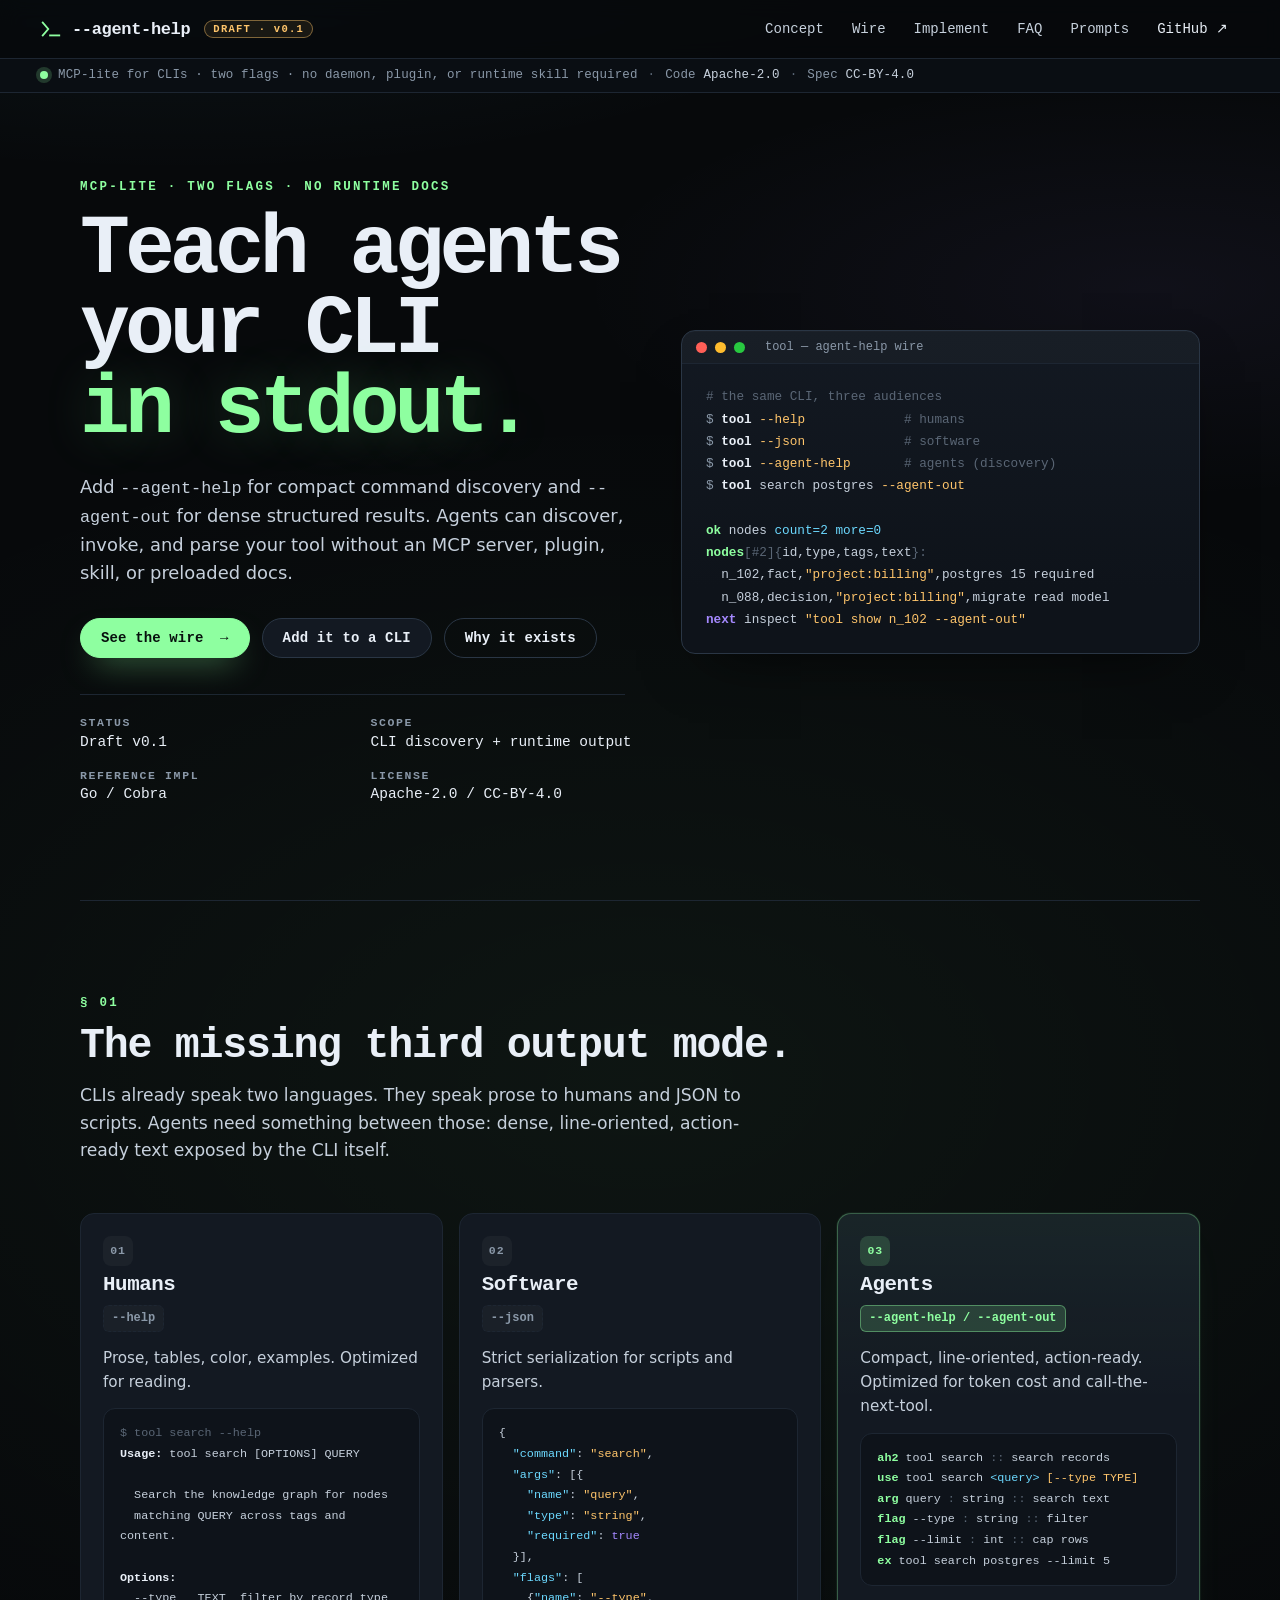
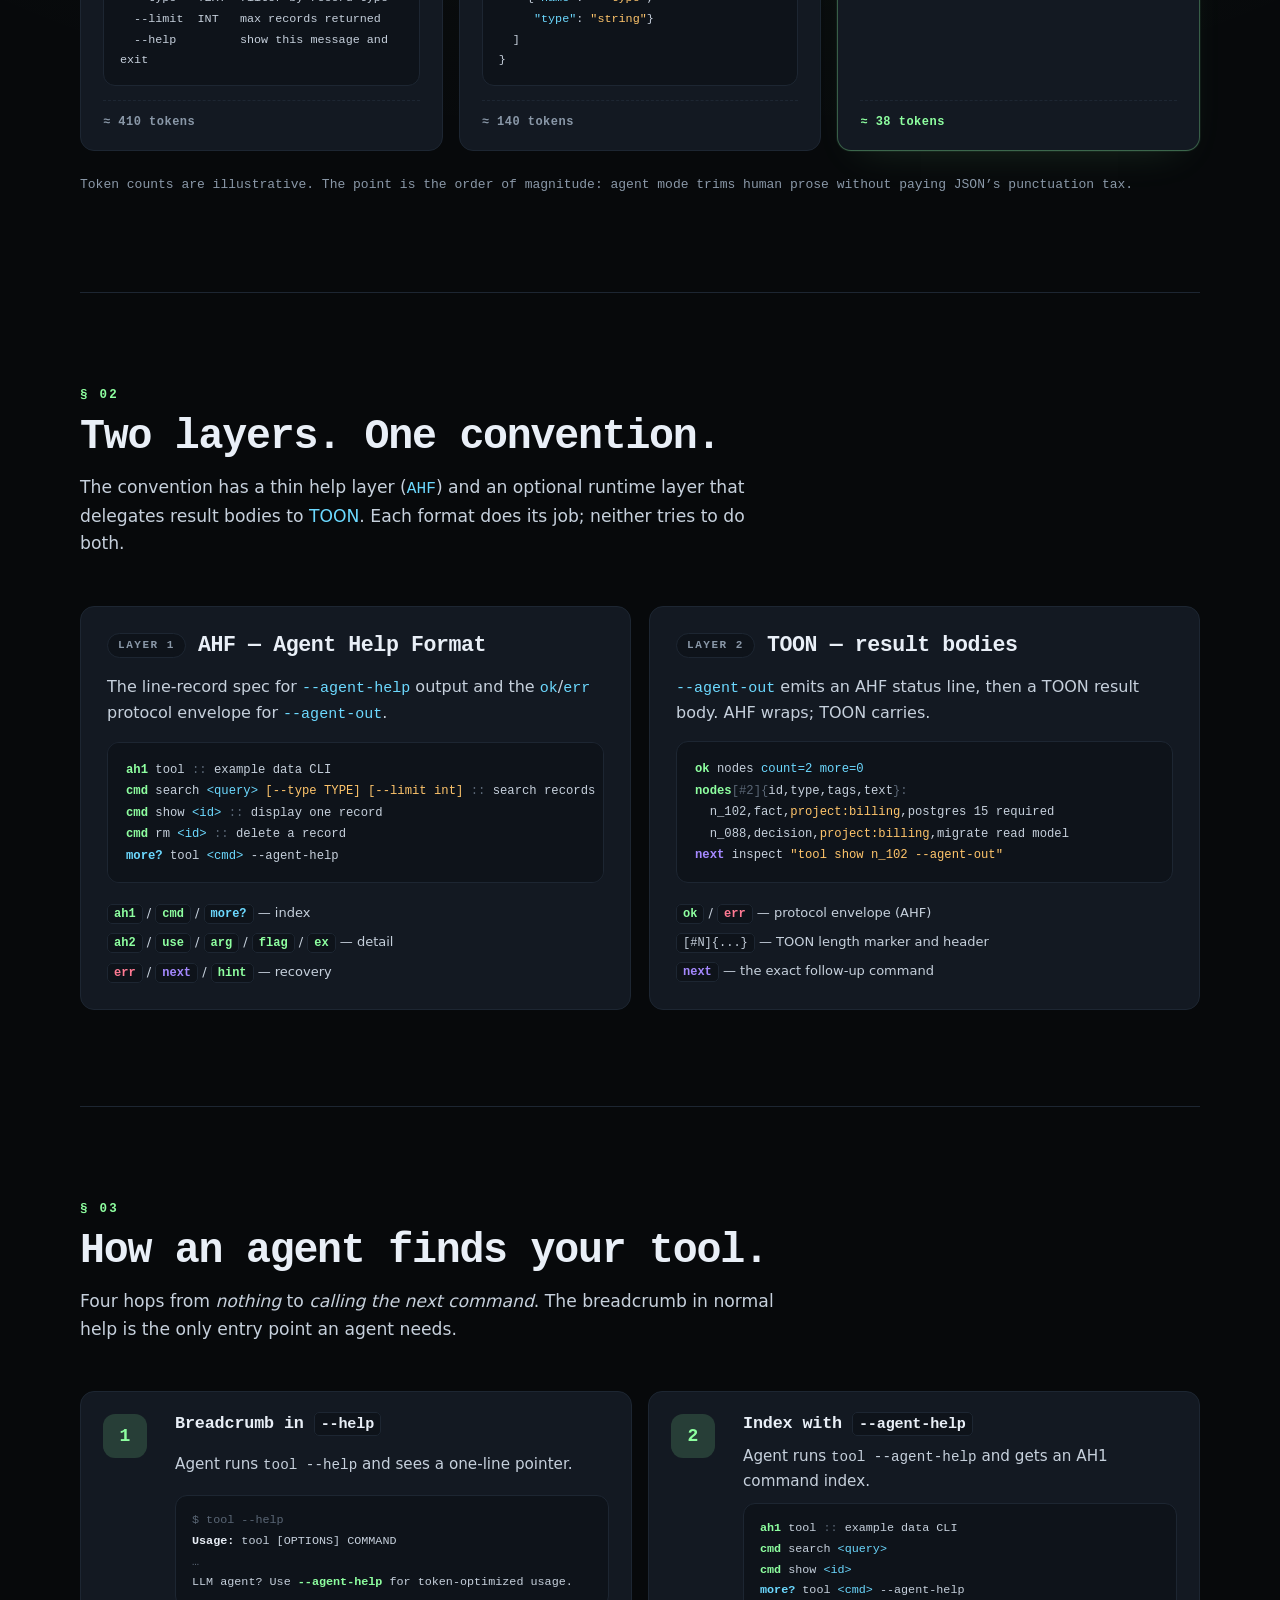
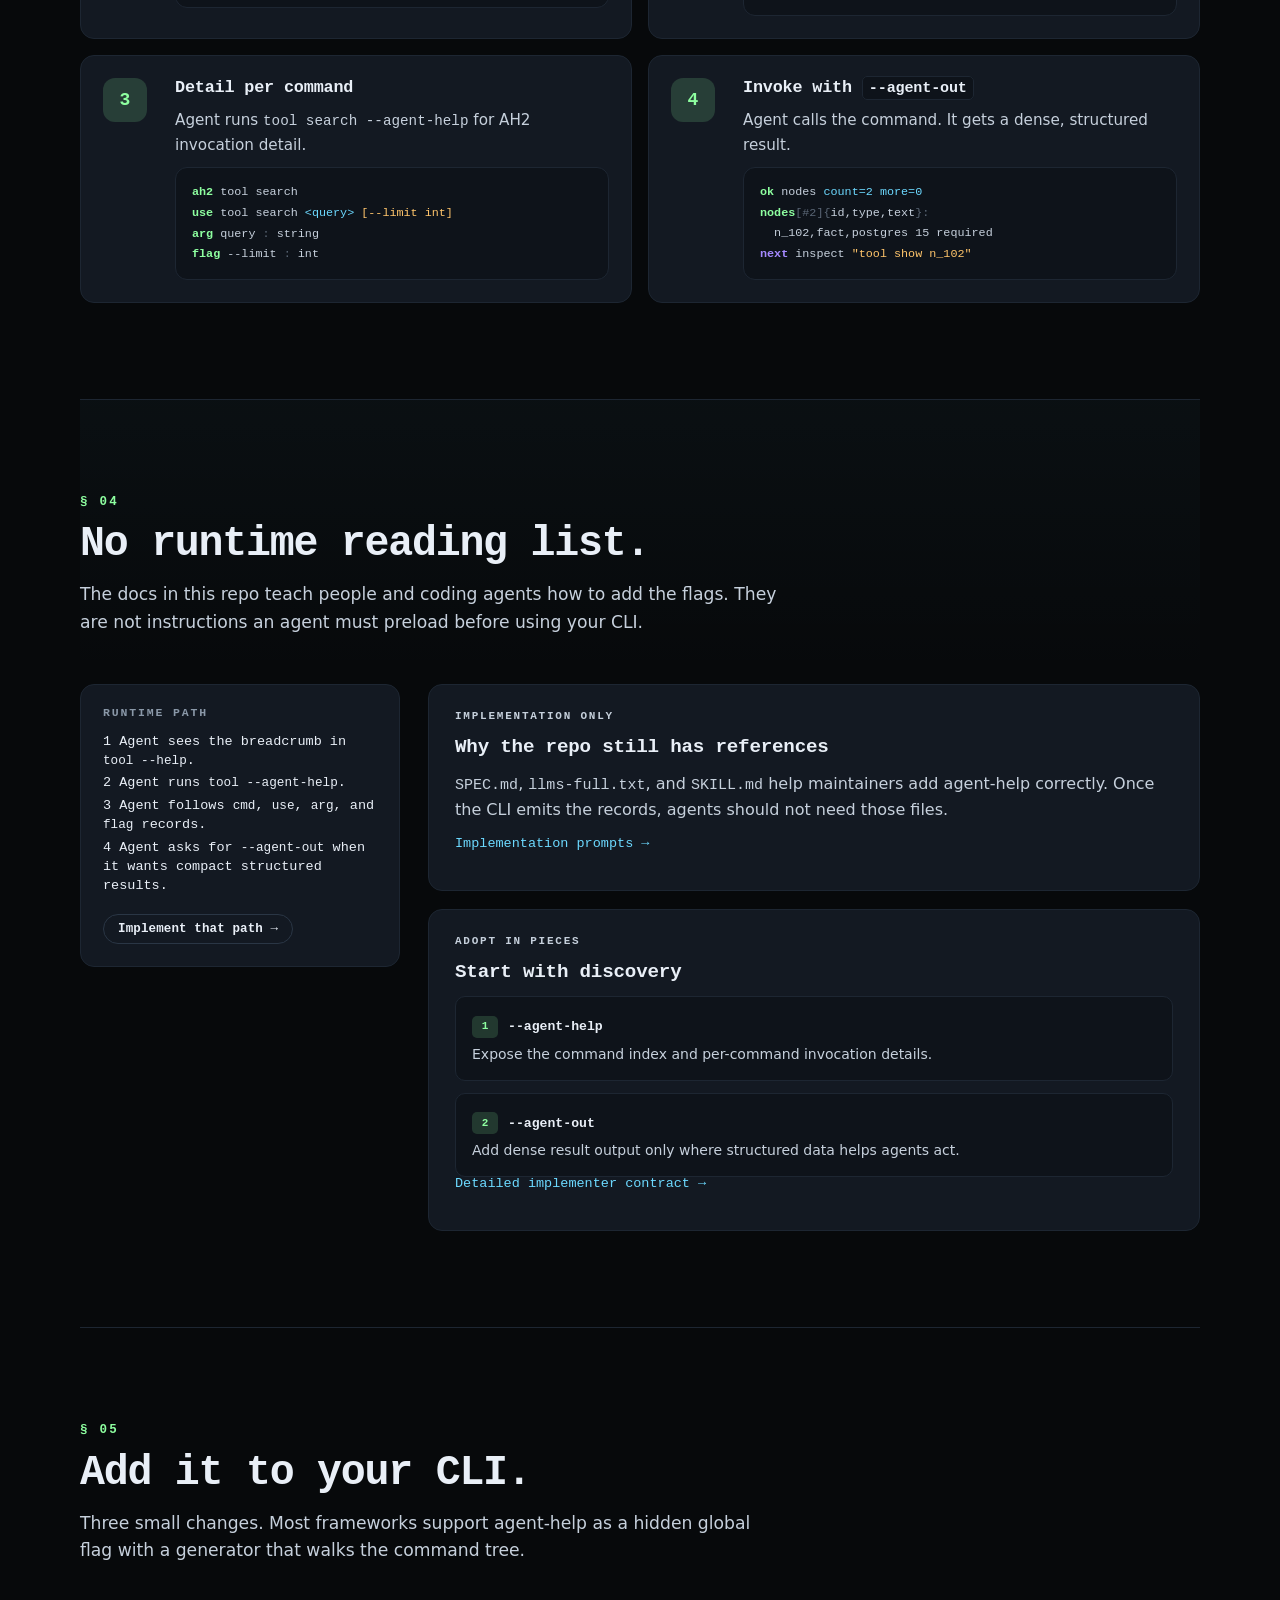
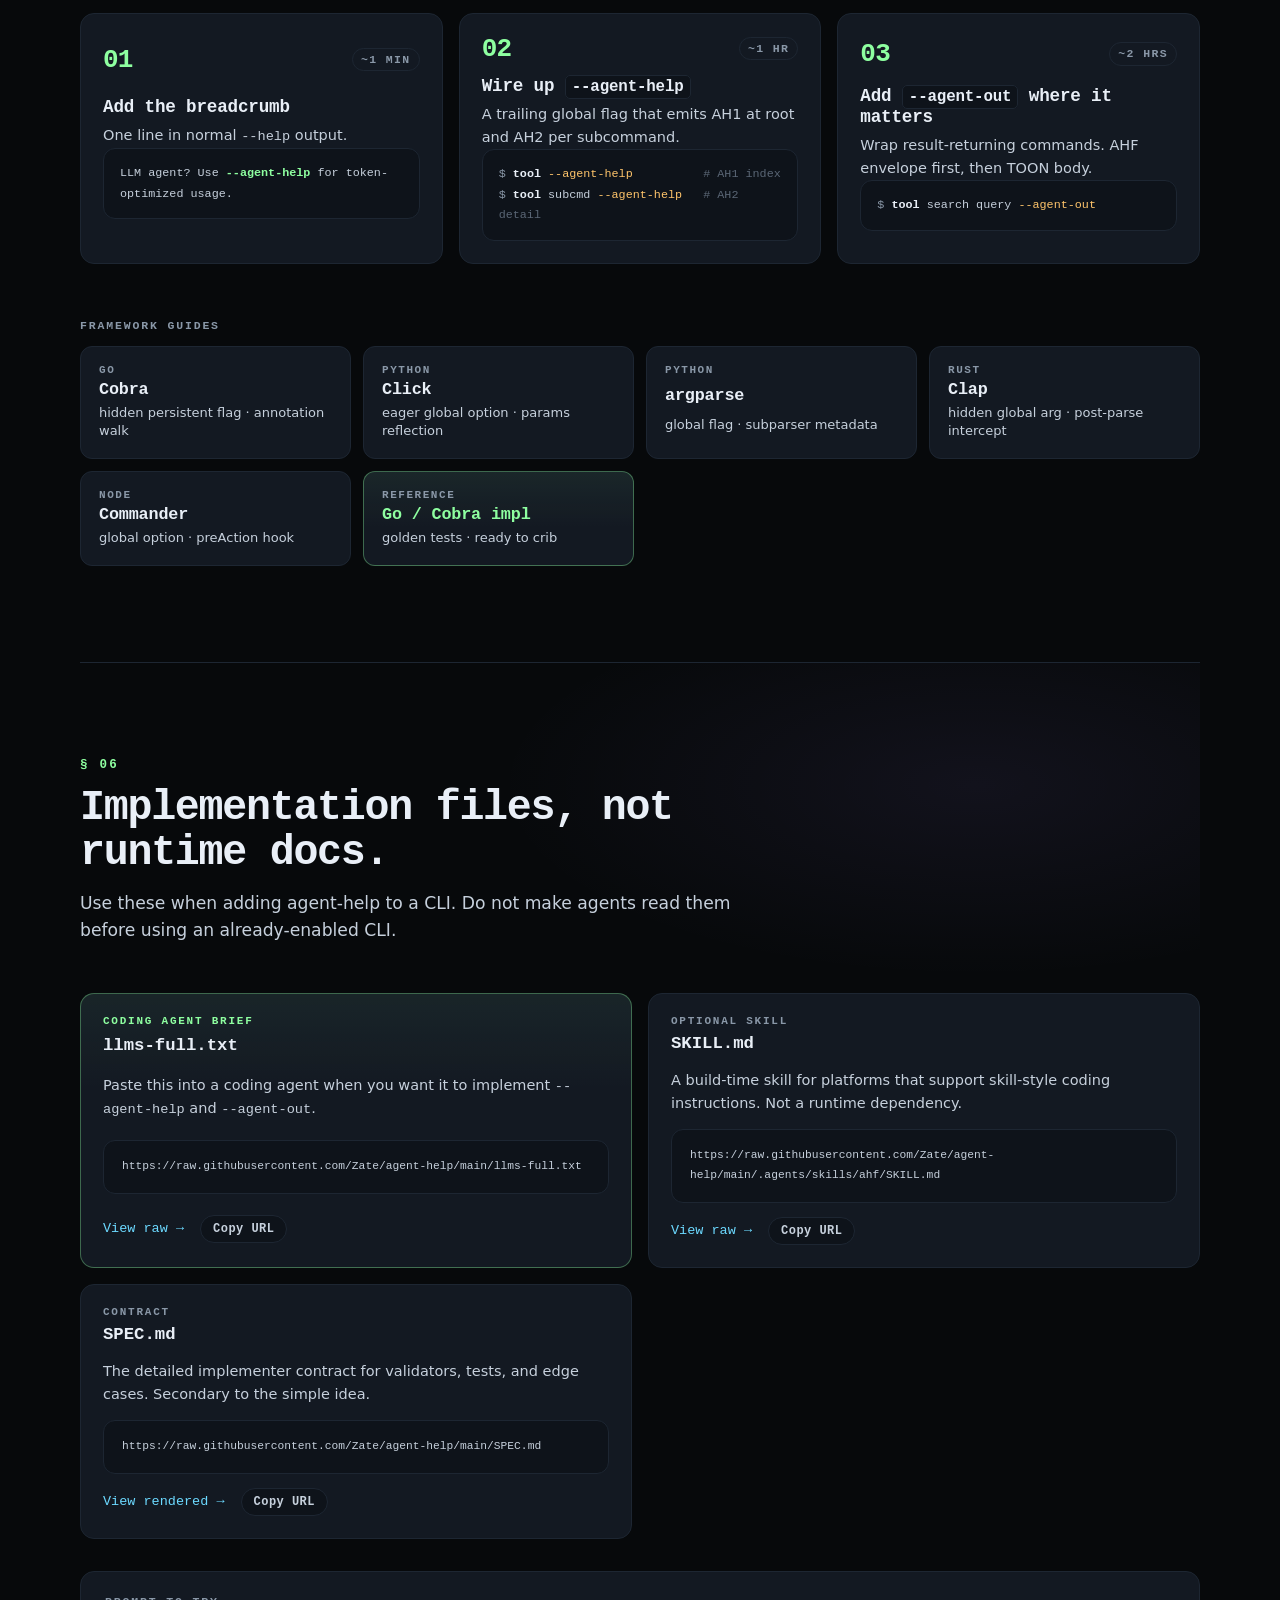
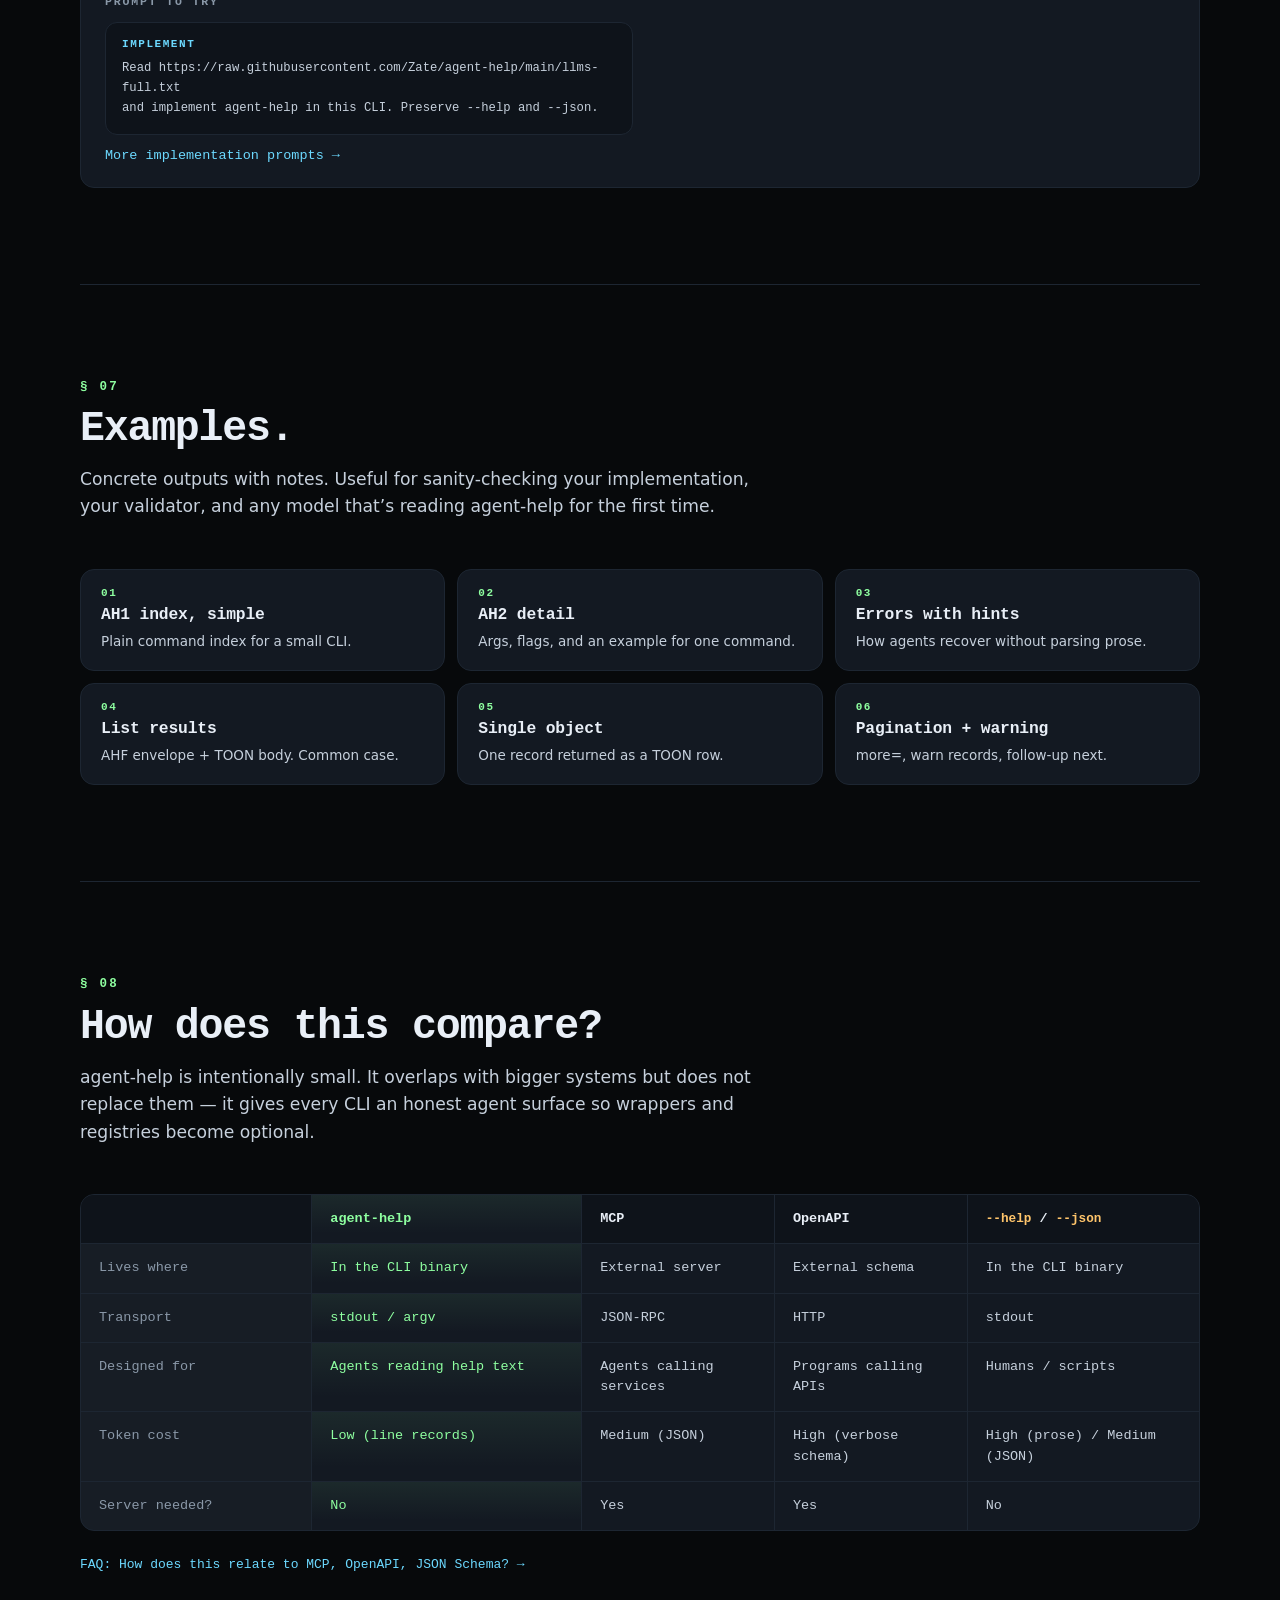
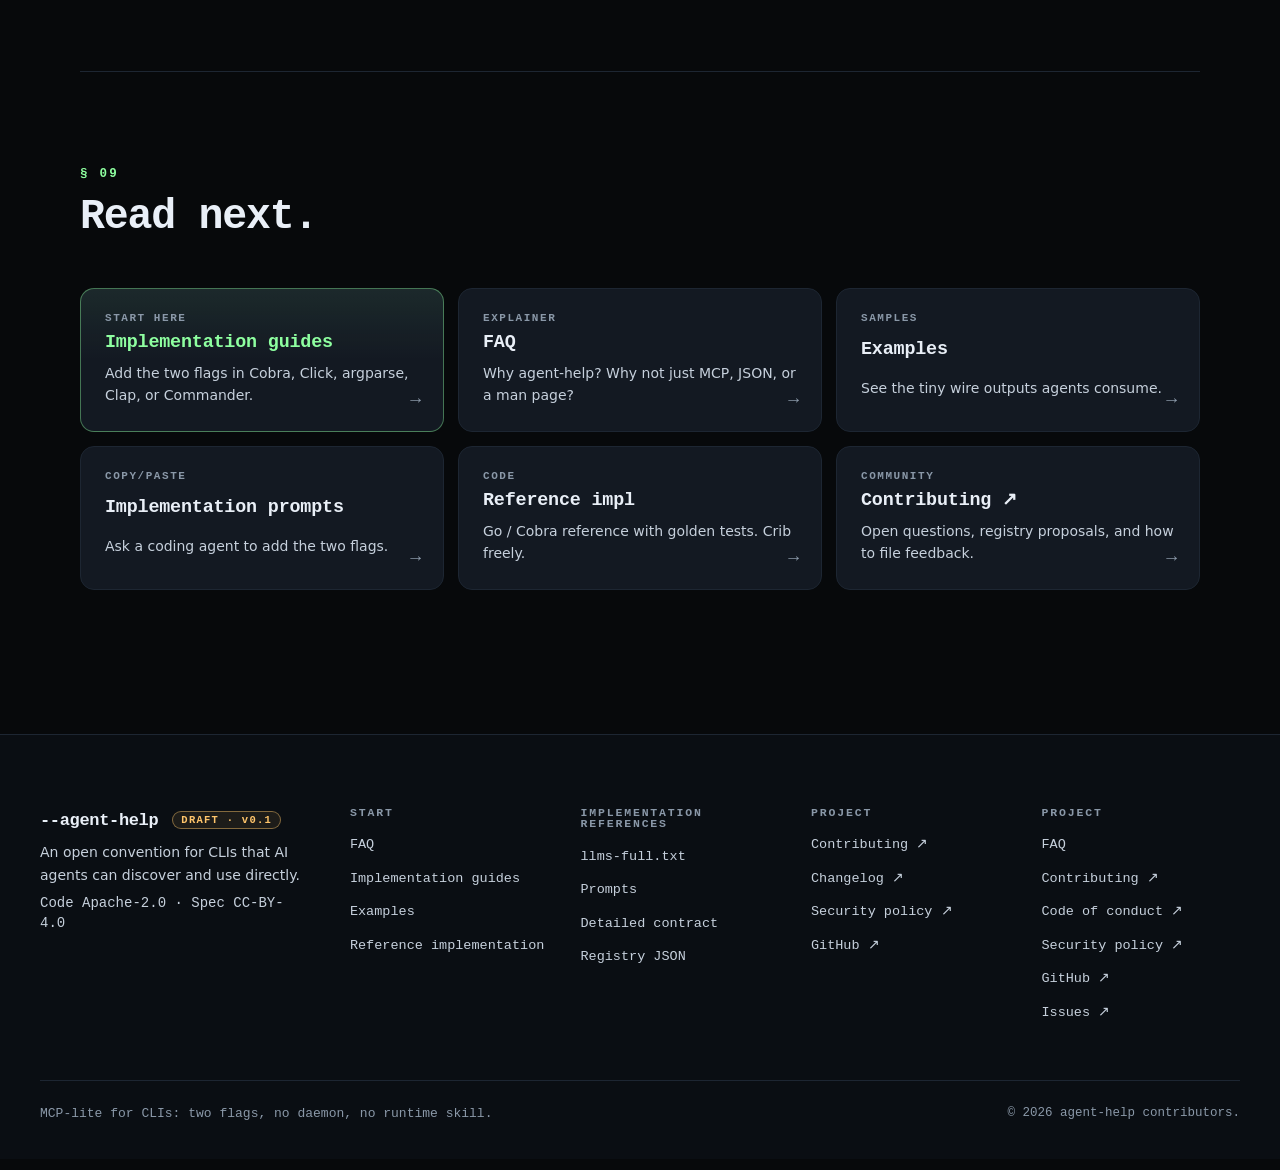
<file: site/index.html>
<!doctype html>
<html lang="en" data-theme="dark">
<head>
  <meta charset="utf-8">
  <meta name="viewport" content="width=device-width, initial-scale=1">
  <title>agent-help — MCP-lite for CLIs</title>
  <meta name="description" content="agent-help is MCP-lite for CLIs: add --agent-help and --agent-out so AI agents can discover, invoke, and parse your tool without a server, plugin, or skill.">
  <link rel="canonical" href="https://zate.github.io/agent-help/">
  <meta property="og:type" content="website">
  <meta property="og:title" content="agent-help — MCP-lite for CLIs">
  <meta property="og:description" content="Two small flags that let AI agents discover, invoke, and parse CLIs without MCP infrastructure or runtime skills.">
  <meta property="og:url" content="https://zate.github.io/agent-help/">
  <meta name="twitter:card" content="summary_large_image">
  <meta name="twitter:title" content="agent-help — MCP-lite for CLIs">
  <meta name="twitter:description" content="Two flags for agent-readable CLIs.">
  <link rel="stylesheet" href="styles.css">
</head>
<body>
  <a class="skip" href="#main">Skip to content</a>

  <header class="topbar" role="banner">
    <a class="brand" href="https://zate.github.io/agent-help/" aria-label="agent-help home">
      <svg class="brand-mark" width="22" height="22" viewBox="0 0 24 24" aria-hidden="true">
        <path d="M3 5 L9 12 L3 19" fill="none" stroke="currentColor" stroke-width="2" stroke-linecap="square" stroke-linejoin="miter"/>
        <line x1="11" y1="19" x2="21" y2="19" stroke="currentColor" stroke-width="2" stroke-linecap="square"/>
      </svg>
      <span class="brand-name">--agent-help</span>
      <span class="brand-status" title="Draft v0.1">DRAFT&nbsp;·&nbsp;v0.1</span>
    </a>
    <nav class="topnav" aria-label="Primary">
      <a href="#concept">Concept</a>
      <a href="#wire">Wire</a>
      <a href="#implement">Implement</a>
      <a href="faq.html">FAQ</a>
      <a href="prompts.html">Prompts</a>
      <a class="external" href="https://github.com/Zate/agent-help" rel="noopener">GitHub&nbsp;↗</a>
    </nav>
  </header>

  <div class="statusbar" aria-label="Status">
    <span class="dot"></span>
    <span>MCP-lite for CLIs · two flags · no daemon, plugin, or runtime skill required</span>
    <span class="sep">·</span>
    <span>Code <a href="LICENSE">Apache-2.0</a></span>
    <span class="sep">·</span>
    <span>Spec <a href="LICENSE-DOCS">CC-BY-4.0</a></span>
  </div>

  <main id="main">

    <!-- ─────────────────────────  HERO  ───────────────────────── -->
    <section class="hero" id="top">
      <div class="hero-copy">
        <p class="eyebrow">MCP-lite&nbsp;·&nbsp;two flags&nbsp;·&nbsp;no runtime docs</p>
        <h1 class="hero-title">
          <span class="word">Teach&nbsp;agents</span>
          <span class="word">your&nbsp;CLI</span>
          <span class="word accent">in&nbsp;stdout.</span>
        </h1>
        <p class="hero-sub">
          Add <code>--agent-help</code> for compact command discovery and <code>--agent-out</code>
          for dense structured results. Agents can discover, invoke, and parse your tool without
          an MCP server, plugin, skill, or preloaded docs.
        </p>
        <div class="hero-actions">
          <a class="cta primary" href="#wire">See the wire<span aria-hidden="true">&nbsp;→</span></a>
          <a class="cta" href="#implement">Add it to a CLI</a>
          <a class="cta ghost" href="faq.html">Why it exists</a>
        </div>
        <dl class="hero-meta">
          <div><dt>Status</dt><dd>Draft&nbsp;v0.1</dd></div>
          <div><dt>Scope</dt><dd>CLI&nbsp;discovery&nbsp;+&nbsp;runtime&nbsp;output</dd></div>
          <div><dt>Reference&nbsp;impl</dt><dd>Go / Cobra</dd></div>
          <div><dt>License</dt><dd>Apache-2.0 / CC-BY-4.0</dd></div>
        </dl>
      </div>

      <aside class="hero-demo" aria-label="Wire format demo">
        <div class="terminal">
          <div class="term-chrome">
            <span class="t-dot t-red"></span>
            <span class="t-dot t-yellow"></span>
            <span class="t-dot t-green"></span>
            <p class="term-title">tool — agent-help wire</p>
          </div>
<pre class="term-body"><code><span class="muted"># the same CLI, three audiences</span>
<span class="prompt">$</span> <span class="bin">tool</span> <span class="flag">--help</span>             <span class="muted"># humans</span>
<span class="prompt">$</span> <span class="bin">tool</span> <span class="flag">--json</span>             <span class="muted"># software</span>
<span class="prompt">$</span> <span class="bin">tool</span> <span class="flag">--agent-help</span>       <span class="muted"># agents (discovery)</span>
<span class="prompt">$</span> <span class="bin">tool</span> search postgres <span class="flag">--agent-out</span>

<span class="status-ok">ok</span> nodes <span class="kv">count=2</span> <span class="kv">more=0</span>
<span class="rec">nodes</span><span class="dim">[#2]{</span>id,type,tags,text<span class="dim">}:</span>
  n_102,fact,<span class="str">"project:billing"</span>,postgres 15 required
  n_088,decision,<span class="str">"project:billing"</span>,migrate read model
<span class="rec next">next</span> inspect <span class="str">"tool show n_102 --agent-out"</span></code></pre>
        </div>
      </aside>
    </section>

    <!-- ─────────────────────────  CONCEPT  ───────────────────────── -->
    <section class="section" id="concept" aria-labelledby="concept-h">
      <header class="section-head">
        <p class="section-num">§ 01</p>
        <h2 id="concept-h">The missing third output mode.</h2>
        <p class="section-lede">
          CLIs already speak two languages. They speak prose to humans and JSON to scripts.
          Agents need something between those: dense, line-oriented, action-ready text exposed by the CLI itself.
        </p>
      </header>

      <div class="modes">
        <article class="mode">
          <header>
            <span class="mode-pill">01</span>
            <h3>Humans</h3>
            <code class="mode-flag">--help</code>
          </header>
          <p>Prose, tables, color, examples. Optimized for reading.</p>
<pre class="mini"><code><span class="muted">$ tool search --help</span>
<span class="strong">Usage:</span> tool search [OPTIONS] QUERY

  Search the knowledge graph for nodes
  matching QUERY across tags and content.

<span class="strong">Options:</span>
  --type   TEXT  filter by record type
  --limit  INT   max records returned
  --help         show this message and exit</code></pre>
          <footer><span class="metric">≈ 410 tokens</span></footer>
        </article>

        <article class="mode">
          <header>
            <span class="mode-pill">02</span>
            <h3>Software</h3>
            <code class="mode-flag">--json</code>
          </header>
          <p>Strict serialization for scripts and parsers.</p>
<pre class="mini"><code>{
  <span class="json-k">"command"</span>: <span class="json-s">"search"</span>,
  <span class="json-k">"args"</span>: [{
    <span class="json-k">"name"</span>: <span class="json-s">"query"</span>,
    <span class="json-k">"type"</span>: <span class="json-s">"string"</span>,
    <span class="json-k">"required"</span>: <span class="json-n">true</span>
  }],
  <span class="json-k">"flags"</span>: [
    {<span class="json-k">"name"</span>: <span class="json-s">"--type"</span>,
     <span class="json-k">"type"</span>: <span class="json-s">"string"</span>}
  ]
}</code></pre>
          <footer><span class="metric">≈ 140 tokens</span></footer>
        </article>

        <article class="mode highlight">
          <header>
            <span class="mode-pill accent">03</span>
            <h3>Agents</h3>
            <code class="mode-flag accent">--agent-help&nbsp;/&nbsp;--agent-out</code>
          </header>
          <p>Compact, line-oriented, action-ready. Optimized for token cost and call-the-next-tool.</p>
<pre class="mini"><code><span class="rec">ah2</span> tool search <span class="dim">::</span> search records
<span class="rec">use</span> tool search <span class="ah-arg">&lt;query&gt;</span> <span class="ah-flag">[--type TYPE]</span>
<span class="rec">arg</span> query <span class="dim">:</span> string <span class="dim">::</span> search text
<span class="rec">flag</span> --type <span class="dim">:</span> string <span class="dim">::</span> filter
<span class="rec">flag</span> --limit <span class="dim">:</span> int <span class="dim">::</span> cap rows
<span class="rec">ex</span> tool search postgres --limit 5</code></pre>
          <footer><span class="metric accent">≈ 38 tokens</span></footer>
        </article>
      </div>

      <p class="hint">
        Token counts are illustrative. The point is the order of magnitude:
        agent mode trims human prose without paying JSON&rsquo;s punctuation tax.
      </p>
    </section>

    <!-- ─────────────────────────  WIRE  ───────────────────────── -->
    <section class="section" id="wire" aria-labelledby="wire-h">
      <header class="section-head">
        <p class="section-num">§ 02</p>
        <h2 id="wire-h">Two layers. One convention.</h2>
        <p class="section-lede">
          The convention has a thin help layer (<code>AHF</code>) and an optional runtime layer that delegates result bodies
          to <a href="https://github.com/toon-format/spec" rel="noopener">TOON</a>. Each format does its job; neither tries to do both.
        </p>
      </header>

      <div class="layers">
        <article class="layer">
          <div class="layer-head">
            <span class="badge">Layer&nbsp;1</span>
            <h3>AHF &mdash; Agent Help Format</h3>
          </div>
          <p>The line-record spec for <code>--agent-help</code> output and the <code>ok</code>/<code>err</code> protocol envelope for <code>--agent-out</code>.</p>
<pre class="block"><code><span class="rec">ah1</span> tool <span class="dim">::</span> example data CLI
<span class="rec">cmd</span> search <span class="ah-arg">&lt;query&gt;</span> <span class="ah-flag">[--type TYPE] [--limit int]</span> <span class="dim">::</span> search records
<span class="rec">cmd</span> show <span class="ah-arg">&lt;id&gt;</span> <span class="dim">::</span> display one record
<span class="rec">cmd</span> rm <span class="ah-arg">&lt;id&gt;</span> <span class="dim">::</span> delete a record
<span class="rec more">more?</span> tool <span class="ah-arg">&lt;cmd&gt;</span> --agent-help</code></pre>
          <ul class="layer-foot">
            <li><code class="rec">ah1</code> / <code class="rec">cmd</code> / <code class="rec more">more?</code> — index</li>
            <li><code class="rec">ah2</code> / <code class="rec">use</code> / <code class="rec">arg</code> / <code class="rec">flag</code> / <code class="rec">ex</code> — detail</li>
            <li><code class="rec err">err</code> / <code class="rec next">next</code> / <code class="rec">hint</code> — recovery</li>
          </ul>
        </article>

        <article class="layer">
          <div class="layer-head">
            <span class="badge">Layer&nbsp;2</span>
            <h3>TOON &mdash; result bodies</h3>
          </div>
          <p><code>--agent-out</code> emits an AHF status line, then a TOON result body. AHF wraps; TOON carries.</p>
<pre class="block"><code><span class="status-ok">ok</span> nodes <span class="kv">count=2</span> <span class="kv">more=0</span>
<span class="rec">nodes</span><span class="dim">[#2]{</span>id,type,tags,text<span class="dim">}:</span>
  n_102,fact,<span class="str">project:billing</span>,postgres 15 required
  n_088,decision,<span class="str">project:billing</span>,migrate read model
<span class="rec next">next</span> inspect <span class="str">"tool show n_102 --agent-out"</span></code></pre>
          <ul class="layer-foot">
            <li><code class="status-ok">ok</code> / <code class="status-err">err</code> &mdash; protocol envelope (AHF)</li>
            <li><code>[#N]{...}</code> &mdash; TOON length marker and header</li>
            <li><code class="rec next">next</code> &mdash; the exact follow-up command</li>
          </ul>
        </article>
      </div>
    </section>

    <!-- ─────────────────────────  DISCOVERY FLOW  ───────────────────────── -->
    <section class="section" id="discovery" aria-labelledby="disc-h">
      <header class="section-head">
        <p class="section-num">§ 03</p>
        <h2 id="disc-h">How an agent finds your tool.</h2>
        <p class="section-lede">
          Four hops from <em>nothing</em> to <em>calling the next command</em>. The breadcrumb in normal help is the only entry point an agent needs.
        </p>
      </header>

      <ol class="flow">
        <li>
          <div class="flow-num">1</div>
          <div class="flow-body">
            <h3>Breadcrumb in <code>--help</code></h3>
            <p>Agent runs <code>tool --help</code> and sees a one-line pointer.</p>
<pre class="mini"><code><span class="muted">$ tool --help</span>
<span class="strong">Usage:</span> tool [OPTIONS] COMMAND
<span class="muted">…</span>
LLM agent? Use <span class="rec">--agent-help</span> for token-optimized usage.</code></pre>
          </div>
        </li>
        <li>
          <div class="flow-num">2</div>
          <div class="flow-body">
            <h3>Index with <code>--agent-help</code></h3>
            <p>Agent runs <code>tool --agent-help</code> and gets an AH1 command index.</p>
<pre class="mini"><code><span class="rec">ah1</span> tool <span class="dim">::</span> example data CLI
<span class="rec">cmd</span> search <span class="ah-arg">&lt;query&gt;</span>
<span class="rec">cmd</span> show <span class="ah-arg">&lt;id&gt;</span>
<span class="rec more">more?</span> tool <span class="ah-arg">&lt;cmd&gt;</span> --agent-help</code></pre>
          </div>
        </li>
        <li>
          <div class="flow-num">3</div>
          <div class="flow-body">
            <h3>Detail per command</h3>
            <p>Agent runs <code>tool search --agent-help</code> for AH2 invocation detail.</p>
<pre class="mini"><code><span class="rec">ah2</span> tool search
<span class="rec">use</span> tool search <span class="ah-arg">&lt;query&gt;</span> <span class="ah-flag">[--limit int]</span>
<span class="rec">arg</span> query <span class="dim">:</span> string
<span class="rec">flag</span> --limit <span class="dim">:</span> int</code></pre>
          </div>
        </li>
        <li>
          <div class="flow-num">4</div>
          <div class="flow-body">
            <h3>Invoke with <code>--agent-out</code></h3>
            <p>Agent calls the command. It gets a dense, structured result.</p>
<pre class="mini"><code><span class="status-ok">ok</span> nodes <span class="kv">count=2 more=0</span>
<span class="rec">nodes</span><span class="dim">[#2]{</span>id,type,text<span class="dim">}:</span>
  n_102,fact,postgres 15 required
<span class="rec next">next</span> inspect <span class="str">"tool show n_102"</span></code></pre>
          </div>
        </li>
      </ol>
    </section>

    <!-- ─────────────────────────  RUNTIME PRINCIPLE  ───────────────────────── -->
    <section class="section spec-section" id="runtime" aria-labelledby="runtime-h">
      <header class="section-head">
        <p class="section-num">§ 04</p>
        <h2 id="runtime-h">No runtime reading list.</h2>
        <p class="section-lede">
          The docs in this repo teach people and coding agents how to add the flags. They are not instructions an agent must preload before using your CLI.
        </p>
      </header>

      <div class="spec-grid">
        <nav class="spec-toc" aria-label="Runtime path">
          <p class="toc-heading">Runtime path</p>
          <ol>
            <li><span>1</span> Agent sees the breadcrumb in <code>tool --help</code>.</li>
            <li><span>2</span> Agent runs <code>tool --agent-help</code>.</li>
            <li><span>3</span> Agent follows <code>cmd</code>, <code>use</code>, <code>arg</code>, and <code>flag</code> records.</li>
            <li><span>4</span> Agent asks for <code>--agent-out</code> when it wants compact structured results.</li>
          </ol>
          <a class="cta small" href="#implement">Implement that path&nbsp;→</a>
        </nav>

        <div class="spec-callouts">
          <article class="callout">
            <p class="callout-tag">IMPLEMENTATION ONLY</p>
            <h4>Why the repo still has references</h4>
            <p><code>SPEC.md</code>, <code>llms-full.txt</code>, and <code>SKILL.md</code> help maintainers add agent-help correctly. Once the CLI emits the records, agents should not need those files.</p>
            <p class="callout-foot"><a href="prompts.html">Implementation prompts&nbsp;→</a></p>
          </article>

          <article class="callout">
            <p class="callout-tag">ADOPT IN PIECES</p>
            <h4>Start with discovery</h4>
            <dl class="level-list">
              <div>
                <dt><span class="lvl">1</span> <code>--agent-help</code></dt>
                <dd>Expose the command index and per-command invocation details.</dd>
              </div>
              <div>
                <dt><span class="lvl">2</span> <code>--agent-out</code></dt>
                <dd>Add dense result output only where structured data helps agents act.</dd>
              </div>
            </dl>
            <p class="callout-foot"><a href="spec.html">Detailed implementer contract&nbsp;→</a></p>
          </article>
        </div>
      </div>
    </section>

    <!-- ─────────────────────────  IMPLEMENT  ───────────────────────── -->
    <section class="section" id="implement" aria-labelledby="impl-h">
      <header class="section-head">
        <p class="section-num">§ 05</p>
        <h2 id="impl-h">Add it to your CLI.</h2>
        <p class="section-lede">
          Three small changes. Most frameworks support agent-help as a hidden global flag with a generator that walks the command tree.
        </p>
      </header>

      <ol class="steps">
        <li>
          <div class="step-meta"><span class="step-num">01</span><span class="step-time">~1&nbsp;min</span></div>
          <div class="step-body">
            <h3>Add the breadcrumb</h3>
            <p>One line in normal <code>--help</code> output.</p>
<pre class="mini"><code>LLM agent? Use <span class="rec">--agent-help</span> for token-optimized usage.</code></pre>
          </div>
        </li>
        <li>
          <div class="step-meta"><span class="step-num">02</span><span class="step-time">~1&nbsp;hr</span></div>
          <div class="step-body">
            <h3>Wire up <code>--agent-help</code></h3>
            <p>A trailing global flag that emits AH1 at root and AH2 per subcommand.</p>
<pre class="mini"><code><span class="prompt">$</span> <span class="bin">tool</span> <span class="flag">--agent-help</span>          <span class="muted"># AH1 index</span>
<span class="prompt">$</span> <span class="bin">tool</span> subcmd <span class="flag">--agent-help</span>   <span class="muted"># AH2 detail</span></code></pre>
          </div>
        </li>
        <li>
          <div class="step-meta"><span class="step-num">03</span><span class="step-time">~2&nbsp;hrs</span></div>
          <div class="step-body">
            <h3>Add <code>--agent-out</code> where it matters</h3>
            <p>Wrap result-returning commands. AHF envelope first, then TOON body.</p>
<pre class="mini"><code><span class="prompt">$</span> <span class="bin">tool</span> search query <span class="flag">--agent-out</span></code></pre>
          </div>
        </li>
      </ol>

      <div class="frameworks">
        <p class="frameworks-heading">Framework guides</p>
        <div class="fw-grid">
          <a class="fw" href="docs/implementation-guides.html#cobra">
            <span class="fw-lang">Go</span>
            <strong>Cobra</strong>
            <span class="fw-hint">hidden persistent flag · annotation walk</span>
          </a>
          <a class="fw" href="docs/implementation-guides.html#click">
            <span class="fw-lang">Python</span>
            <strong>Click</strong>
            <span class="fw-hint">eager global option · params reflection</span>
          </a>
          <a class="fw" href="docs/implementation-guides.html#argparse">
            <span class="fw-lang">Python</span>
            <strong>argparse</strong>
            <span class="fw-hint">global flag · subparser metadata</span>
          </a>
          <a class="fw" href="docs/implementation-guides.html#clap">
            <span class="fw-lang">Rust</span>
            <strong>Clap</strong>
            <span class="fw-hint">hidden global arg · post-parse intercept</span>
          </a>
          <a class="fw" href="docs/implementation-guides.html#commander">
            <span class="fw-lang">Node</span>
            <strong>Commander</strong>
            <span class="fw-hint">global option · preAction hook</span>
          </a>
          <a class="fw ref-impl" href="impl/">
            <span class="fw-lang">Reference</span>
            <strong>Go / Cobra impl</strong>
            <span class="fw-hint">golden tests · ready to crib</span>
          </a>
        </div>
      </div>
    </section>

    <!-- ─────────────────────────  IMPLEMENTATION FILES  ───────────────────────── -->
    <section class="section agents-section" id="implementation-files" aria-labelledby="impl-files-h">
      <header class="section-head">
        <p class="section-num">§ 06</p>
        <h2 id="impl-files-h">Implementation files, not runtime docs.</h2>
        <p class="section-lede">
          Use these when adding agent-help to a CLI. Do not make agents read them before using an already-enabled CLI.
        </p>
      </header>

      <div class="agent-files">
        <article class="afile featured">
          <div class="afile-head">
            <span class="afile-kind accent">coding agent brief</span>
            <h3><code>llms-full.txt</code></h3>
          </div>
          <p>Paste this into a coding agent when you want it to implement <code>--agent-help</code> and <code>--agent-out</code>.</p>
          <pre class="url"><code>https://raw.githubusercontent.com/Zate/agent-help/main/llms-full.txt</code></pre>
          <div class="afile-actions">
            <a href="llms-full.txt">View raw&nbsp;→</a>
            <button class="copy" data-copy="https://raw.githubusercontent.com/Zate/agent-help/main/llms-full.txt" aria-label="Copy URL">Copy URL</button>
          </div>
        </article>

        <article class="afile">
          <div class="afile-head">
            <span class="afile-kind">optional skill</span>
            <h3><code>SKILL.md</code></h3>
          </div>
          <p>A build-time skill for platforms that support skill-style coding instructions. Not a runtime dependency.</p>
          <pre class="url"><code>https://raw.githubusercontent.com/Zate/agent-help/main/.agents/skills/ahf/SKILL.md</code></pre>
          <div class="afile-actions">
            <a href="https://raw.githubusercontent.com/Zate/agent-help/main/.agents/skills/ahf/SKILL.md">View raw&nbsp;→</a>
            <button class="copy" data-copy="https://raw.githubusercontent.com/Zate/agent-help/main/.agents/skills/ahf/SKILL.md" aria-label="Copy URL">Copy URL</button>
          </div>
        </article>

        <article class="afile">
          <div class="afile-head">
            <span class="afile-kind">contract</span>
            <h3><code>SPEC.md</code></h3>
          </div>
          <p>The detailed implementer contract for validators, tests, and edge cases. Secondary to the simple idea.</p>
          <pre class="url"><code>https://raw.githubusercontent.com/Zate/agent-help/main/SPEC.md</code></pre>
          <div class="afile-actions">
            <a href="spec.html">View rendered&nbsp;→</a>
            <button class="copy" data-copy="https://raw.githubusercontent.com/Zate/agent-help/main/SPEC.md" aria-label="Copy URL">Copy URL</button>
          </div>
        </article>
      </div>

      <div class="prompts">
        <p class="prompts-heading">Prompt to try</p>
        <div class="prompt-cards">
          <div class="prompt-card">
            <p class="prompt-tag">implement</p>
            <pre><code>Read https://raw.githubusercontent.com/Zate/agent-help/main/llms-full.txt
and implement agent-help in this CLI. Preserve --help and --json.</code></pre>
          </div>
        </div>
        <p class="prompts-foot"><a href="prompts.html">More implementation prompts&nbsp;→</a></p>
      </div>
    </section>

    <!-- ─────────────────────────  EXAMPLES  ───────────────────────── -->
    <section class="section" id="examples" aria-labelledby="ex-h">
      <header class="section-head">
        <p class="section-num">§ 07</p>
        <h2 id="ex-h">Examples.</h2>
        <p class="section-lede">
          Concrete outputs with notes. Useful for sanity-checking your implementation, your validator, and any model that&rsquo;s reading agent-help for the first time.
        </p>
      </header>

      <div class="examples-grid">
        <a class="example" href="examples/#ex01">
          <span class="ex-num">01</span>
          <strong>AH1 index, simple</strong>
          <span>Plain command index for a small CLI.</span>
        </a>
        <a class="example" href="examples/#ex02">
          <span class="ex-num">02</span>
          <strong>AH2 detail</strong>
          <span>Args, flags, and an example for one command.</span>
        </a>
        <a class="example" href="examples/#ex03">
          <span class="ex-num">03</span>
          <strong>Errors with hints</strong>
          <span>How agents recover without parsing prose.</span>
        </a>
        <a class="example" href="examples/#ex04">
          <span class="ex-num">04</span>
          <strong>List results</strong>
          <span>AHF envelope + TOON body. Common case.</span>
        </a>
        <a class="example" href="examples/#ex05">
          <span class="ex-num">05</span>
          <strong>Single object</strong>
          <span>One record returned as a TOON row.</span>
        </a>
        <a class="example" href="examples/#ex06">
          <span class="ex-num">06</span>
          <strong>Pagination + warning</strong>
          <span>more=, warn records, follow-up next.</span>
        </a>
      </div>
    </section>

    <!-- ─────────────────────────  COMPARE  ───────────────────────── -->
    <section class="section" id="compare" aria-labelledby="cmp-h">
      <header class="section-head">
        <p class="section-num">§ 08</p>
        <h2 id="cmp-h">How does this compare?</h2>
        <p class="section-lede">
          agent-help is intentionally small. It overlaps with bigger systems but does not replace them &mdash; it gives every CLI an honest agent surface so wrappers and registries become optional.
        </p>
      </header>

      <div class="compare-table" role="table" aria-label="agent-help compared to alternatives">
        <div class="ct-head" role="row">
          <div role="columnheader">&nbsp;</div>
          <div role="columnheader" class="hl">agent-help</div>
          <div role="columnheader">MCP</div>
          <div role="columnheader">OpenAPI</div>
          <div role="columnheader"><code>--help</code> / <code>--json</code></div>
        </div>
        <div class="ct-row" role="row">
          <div role="rowheader">Lives where</div>
          <div class="hl">In the CLI binary</div>
          <div>External server</div>
          <div>External schema</div>
          <div>In the CLI binary</div>
        </div>
        <div class="ct-row" role="row">
          <div role="rowheader">Transport</div>
          <div class="hl">stdout / argv</div>
          <div>JSON-RPC</div>
          <div>HTTP</div>
          <div>stdout</div>
        </div>
        <div class="ct-row" role="row">
          <div role="rowheader">Designed for</div>
          <div class="hl">Agents reading help text</div>
          <div>Agents calling services</div>
          <div>Programs calling APIs</div>
          <div>Humans / scripts</div>
        </div>
        <div class="ct-row" role="row">
          <div role="rowheader">Token cost</div>
          <div class="hl">Low (line records)</div>
          <div>Medium (JSON)</div>
          <div>High (verbose schema)</div>
          <div>High (prose) / Medium (JSON)</div>
        </div>
        <div class="ct-row" role="row">
          <div role="rowheader">Server needed?</div>
          <div class="hl">No</div>
          <div>Yes</div>
          <div>Yes</div>
          <div>No</div>
        </div>
      </div>
      <p class="hint"><a href="faq.html#mcp">FAQ: How does this relate to MCP, OpenAPI, JSON Schema?&nbsp;→</a></p>
    </section>

    <!-- ─────────────────────────  READ NEXT  ───────────────────────── -->
    <section class="section read-next" id="read-next" aria-labelledby="rn-h">
      <header class="section-head">
        <p class="section-num">§ 09</p>
        <h2 id="rn-h">Read next.</h2>
      </header>

      <div class="rn-grid">
        <a class="rn-card primary" href="docs/implementation-guides.html">
          <span class="rn-tag">start here</span>
          <strong>Implementation guides</strong>
          <span>Add the two flags in Cobra, Click, argparse, Clap, or Commander.</span>
          <span class="rn-arrow" aria-hidden="true">→</span>
        </a>
        <a class="rn-card" href="faq.html">
          <span class="rn-tag">explainer</span>
          <strong>FAQ</strong>
          <span>Why agent-help? Why not just MCP, JSON, or a man page?</span>
          <span class="rn-arrow" aria-hidden="true">→</span>
        </a>
        <a class="rn-card" href="examples/">
          <span class="rn-tag">samples</span>
          <strong>Examples</strong>
          <span>See the tiny wire outputs agents consume.</span>
          <span class="rn-arrow" aria-hidden="true">→</span>
        </a>
        <a class="rn-card" href="prompts.html">
          <span class="rn-tag">copy/paste</span>
          <strong>Implementation prompts</strong>
          <span>Ask a coding agent to add the two flags.</span>
          <span class="rn-arrow" aria-hidden="true">→</span>
        </a>
        <a class="rn-card" href="impl/">
          <span class="rn-tag">code</span>
          <strong>Reference impl</strong>
          <span>Go / Cobra reference with golden tests. Crib freely.</span>
          <span class="rn-arrow" aria-hidden="true">→</span>
        </a>
        <a class="rn-card" href="https://github.com/Zate/agent-help/blob/main/CONTRIBUTING.md" rel="noopener">
          <span class="rn-tag">community</span>
          <strong>Contributing&nbsp;↗</strong>
          <span>Open questions, registry proposals, and how to file feedback.</span>
          <span class="rn-arrow" aria-hidden="true">→</span>
        </a>
      </div>
    </section>
  </main>

  <!-- ─────────────────────────  FOOTER  ───────────────────────── -->
  <footer class="site-foot" role="contentinfo">
    <div class="foot-grid">
      <div class="foot-col foot-brand">
        <div class="brand">
          <span class="brand-name">--agent-help</span>
          <span class="brand-status">DRAFT&nbsp;·&nbsp;v0.1</span>
        </div>
        <p>An open convention for CLIs that AI agents can discover and use directly.</p>
        <p class="foot-mini">
          Code <a href="LICENSE">Apache-2.0</a> · Spec <a href="LICENSE-DOCS">CC-BY-4.0</a>
        </p>
      </div>

      <div class="foot-col">
        <p class="foot-heading">Start</p>
        <ul>
          <li><a href="faq.html">FAQ</a></li>
          <li><a href="docs/implementation-guides.html">Implementation guides</a></li>
          <li><a href="examples/">Examples</a></li>
          <li><a href="impl/">Reference implementation</a></li>
        </ul>
      </div>

      <div class="foot-col">
        <p class="foot-heading">Implementation references</p>
        <ul>
          <li><a href="llms-full.txt">llms-full.txt</a></li>
          <li><a href="prompts.html">Prompts</a></li>
          <li><a href="spec.html">Detailed contract</a></li>
          <li><a href="spec/ahf-v0.1.json">Registry JSON</a></li>
        </ul>
      </div>

      <div class="foot-col">
        <p class="foot-heading">Project</p>
        <ul>
          <li><a href="https://github.com/Zate/agent-help/blob/main/CONTRIBUTING.md" rel="noopener">Contributing ↗</a></li>
          <li><a href="https://github.com/Zate/agent-help/blob/main/CHANGELOG.md" rel="noopener">Changelog ↗</a></li>
          <li><a href="https://github.com/Zate/agent-help/blob/main/SECURITY.md" rel="noopener">Security policy ↗</a></li>
          <li><a href="https://github.com/Zate/agent-help" rel="noopener">GitHub&nbsp;↗</a></li>
        </ul>
      </div>

      <div class="foot-col">
        <p class="foot-heading">Project</p>
        <ul>
          <li><a href="faq.html">FAQ</a></li>
          <li><a href="https://github.com/Zate/agent-help/blob/main/CONTRIBUTING.md" rel="noopener">Contributing ↗</a></li>
          <li><a href="https://github.com/Zate/agent-help/blob/main/CODE_OF_CONDUCT.md" rel="noopener">Code of conduct ↗</a></li>
          <li><a href="https://github.com/Zate/agent-help/blob/main/SECURITY.md" rel="noopener">Security policy ↗</a></li>
          <li><a href="https://github.com/Zate/agent-help" rel="noopener">GitHub&nbsp;↗</a></li>
          <li><a href="https://github.com/Zate/agent-help/issues" rel="noopener">Issues&nbsp;↗</a></li>
        </ul>
      </div>
    </div>
    <div class="foot-sig">
      <p>MCP-lite for CLIs: two flags, no daemon, no runtime skill.</p>
      <p class="foot-mini">© 2026 agent-help contributors.</p>
    </div>
  </footer>

  <script>
    // Copy-to-clipboard for agent file URLs (progressive enhancement)
    document.querySelectorAll('button.copy').forEach(function (btn) {
      btn.addEventListener('click', function () {
        var url = btn.getAttribute('data-copy');
        if (!url || !navigator.clipboard) return;
        navigator.clipboard.writeText(url).then(function () {
          var original = btn.textContent;
          btn.textContent = 'Copied';
          btn.classList.add('copied');
          setTimeout(function () {
            btn.textContent = original;
            btn.classList.remove('copied');
          }, 1400);
        });
      });
    });
  </script>
  <script src="copy.js"></script>
</body>
</html>
</file>
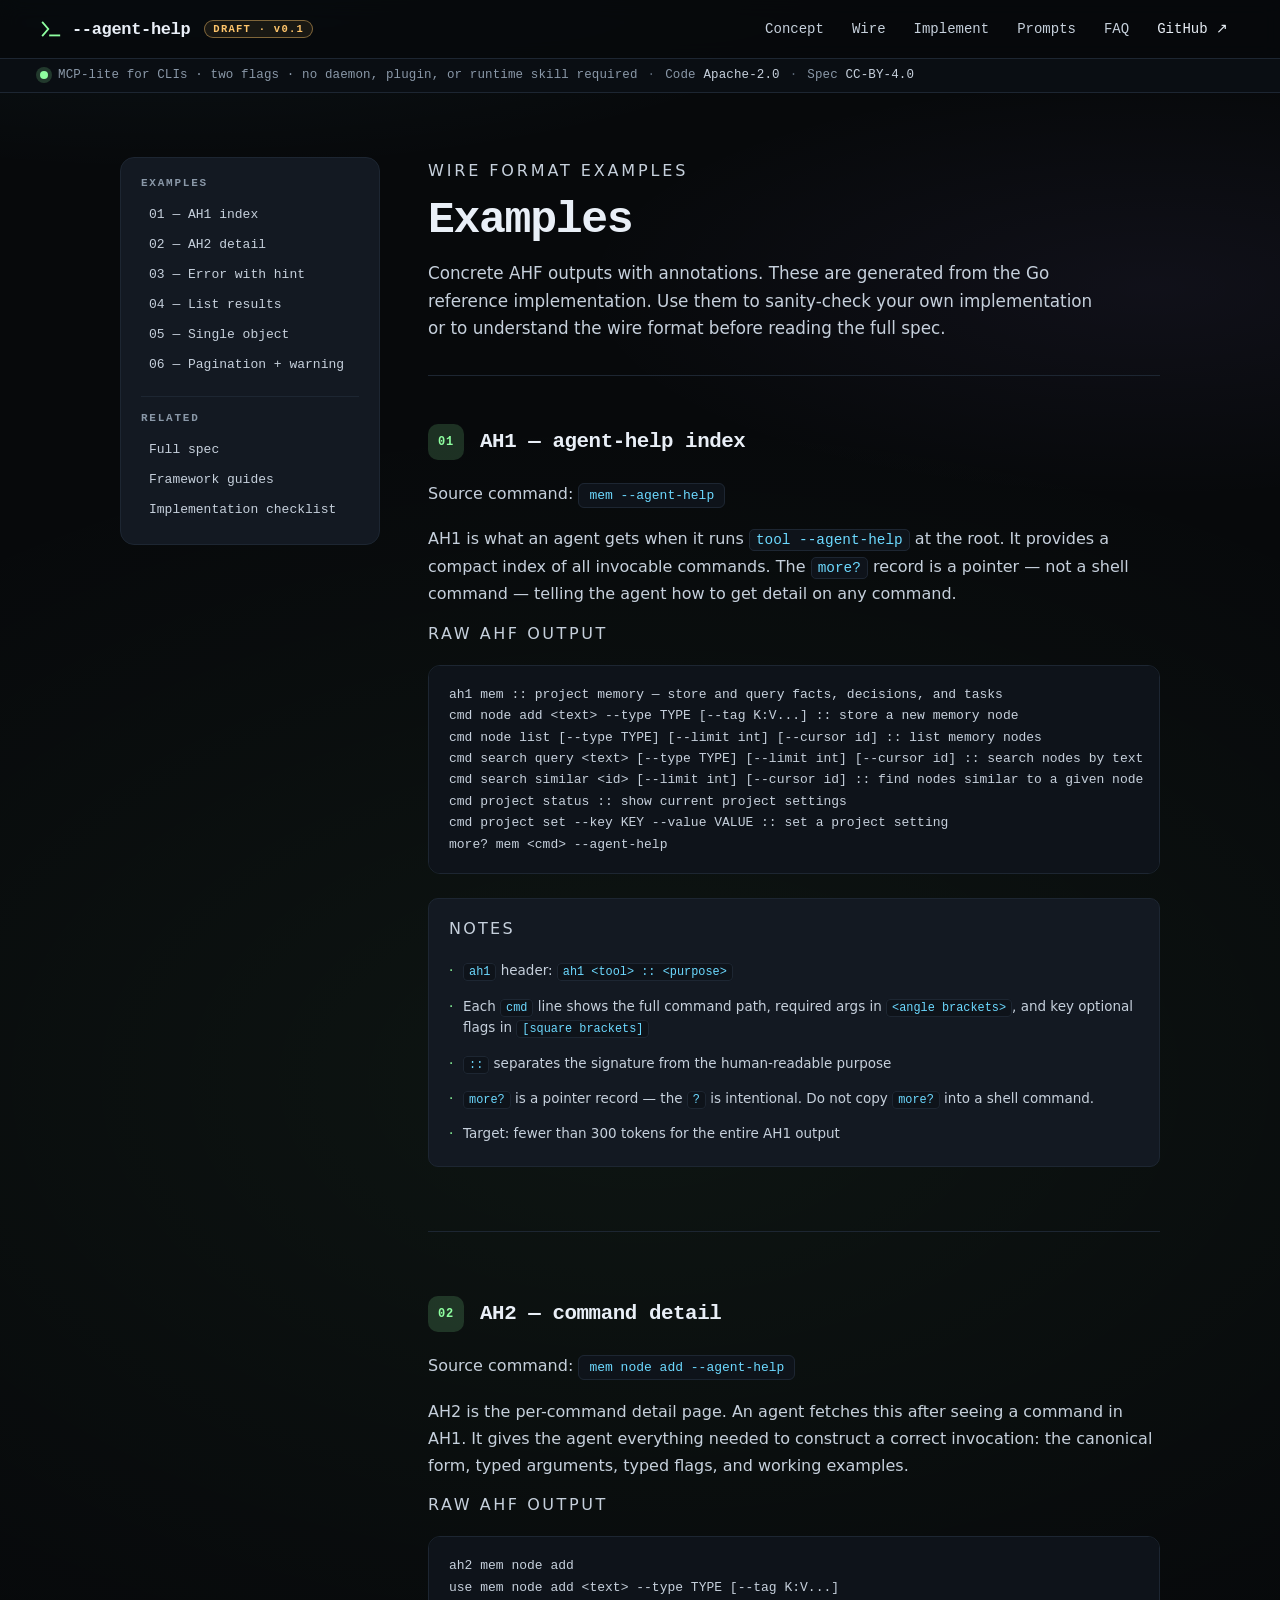
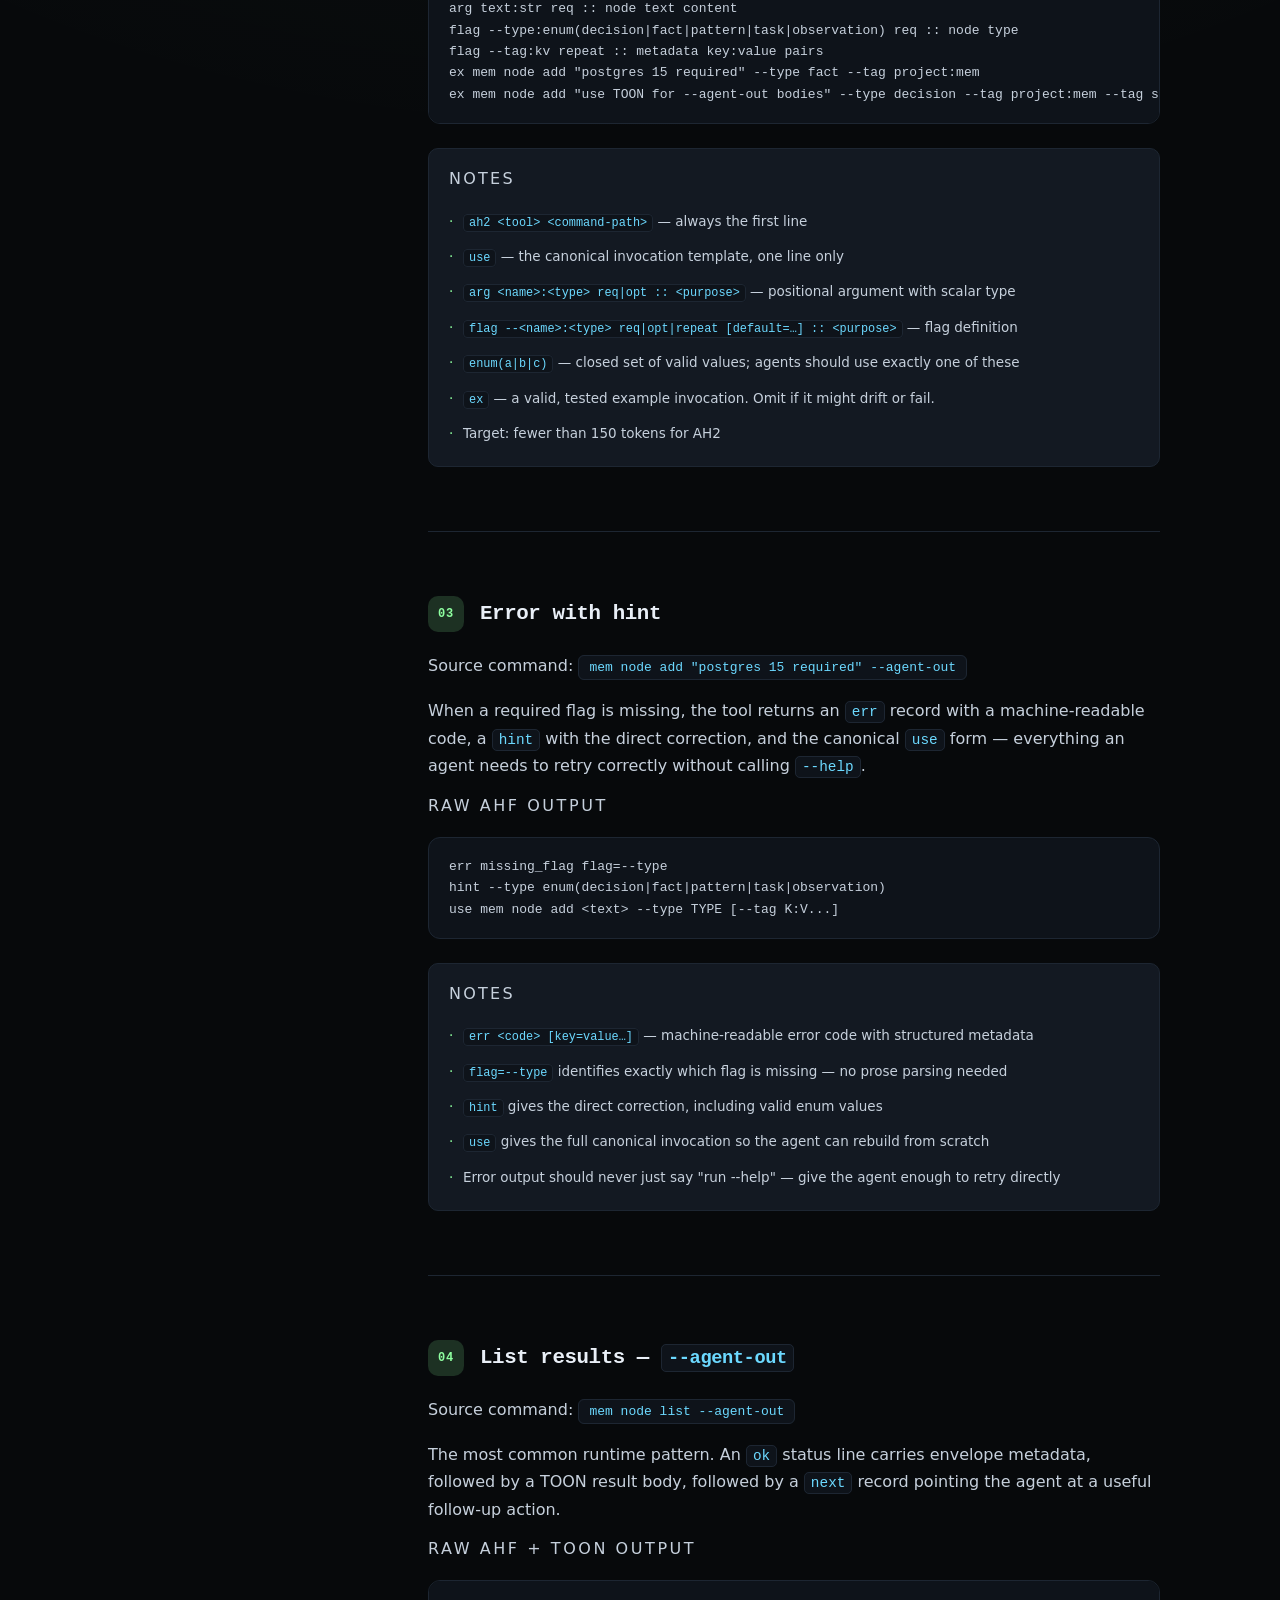
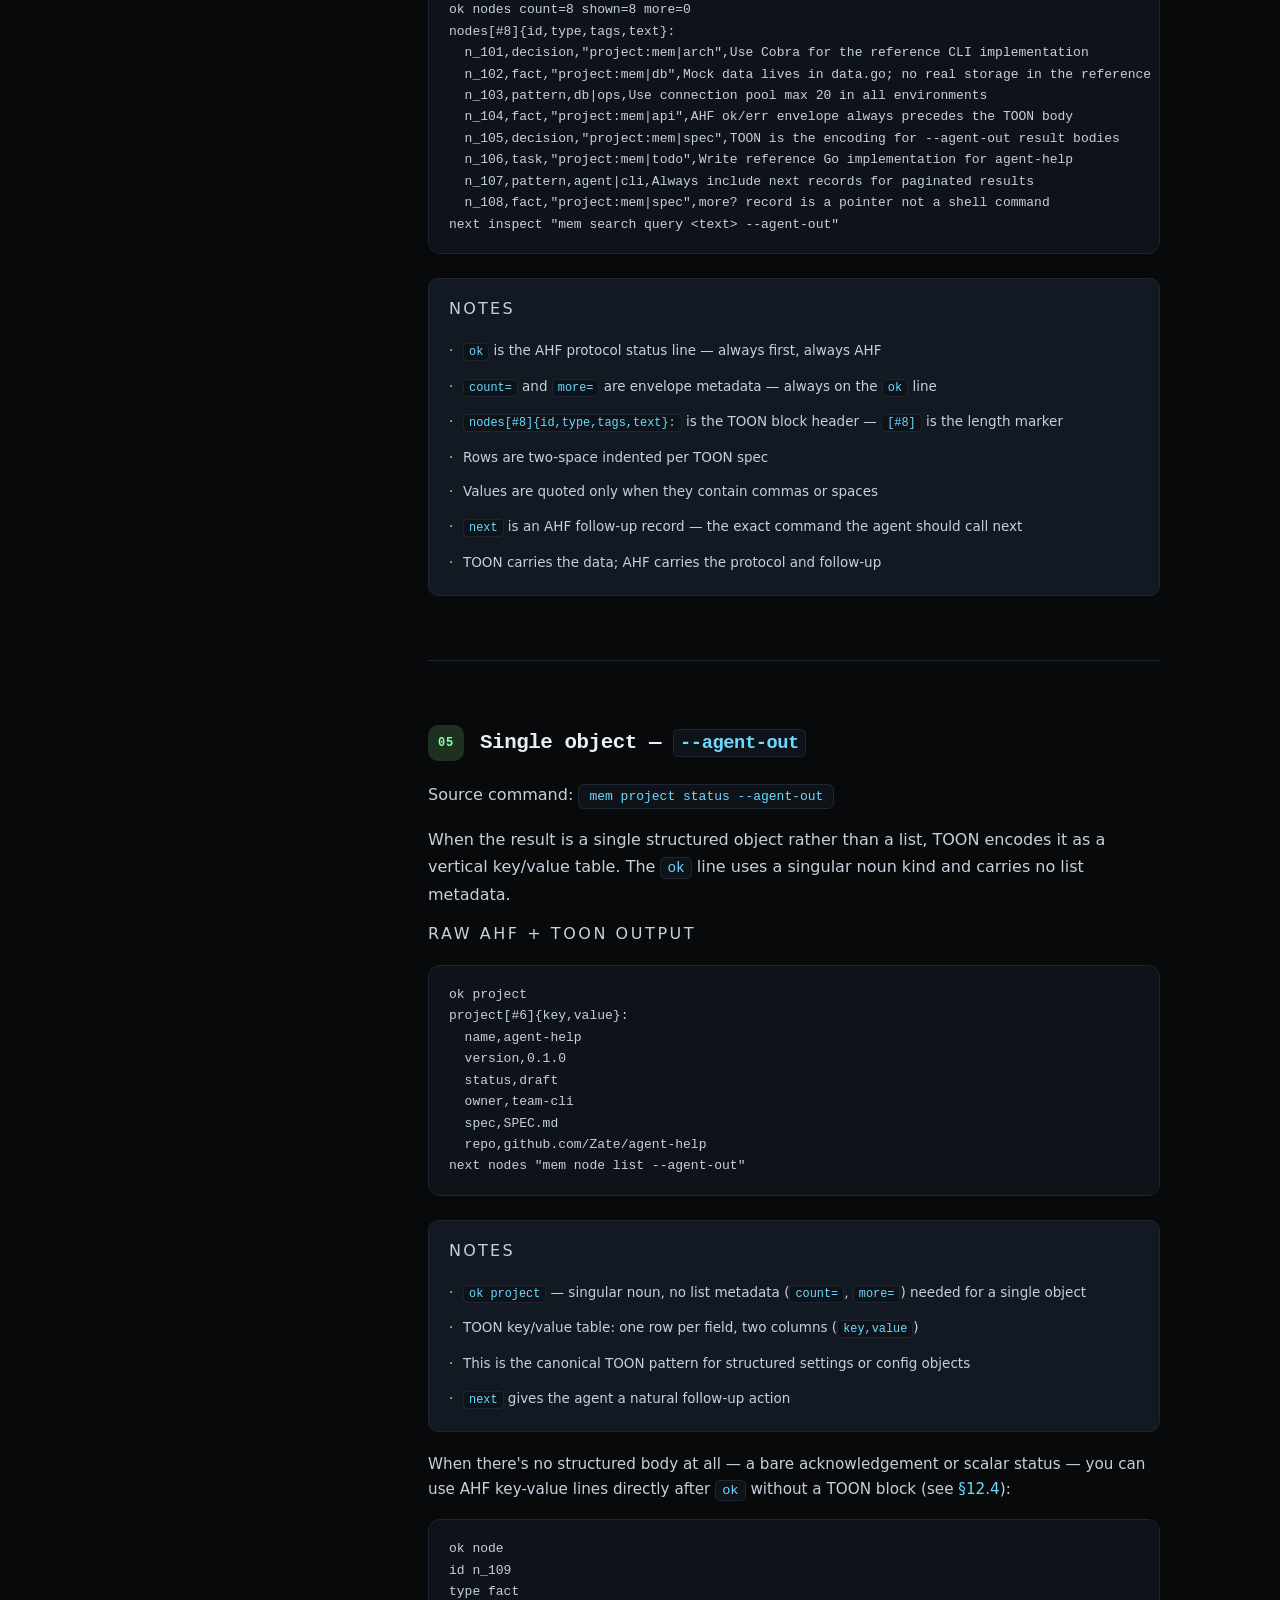
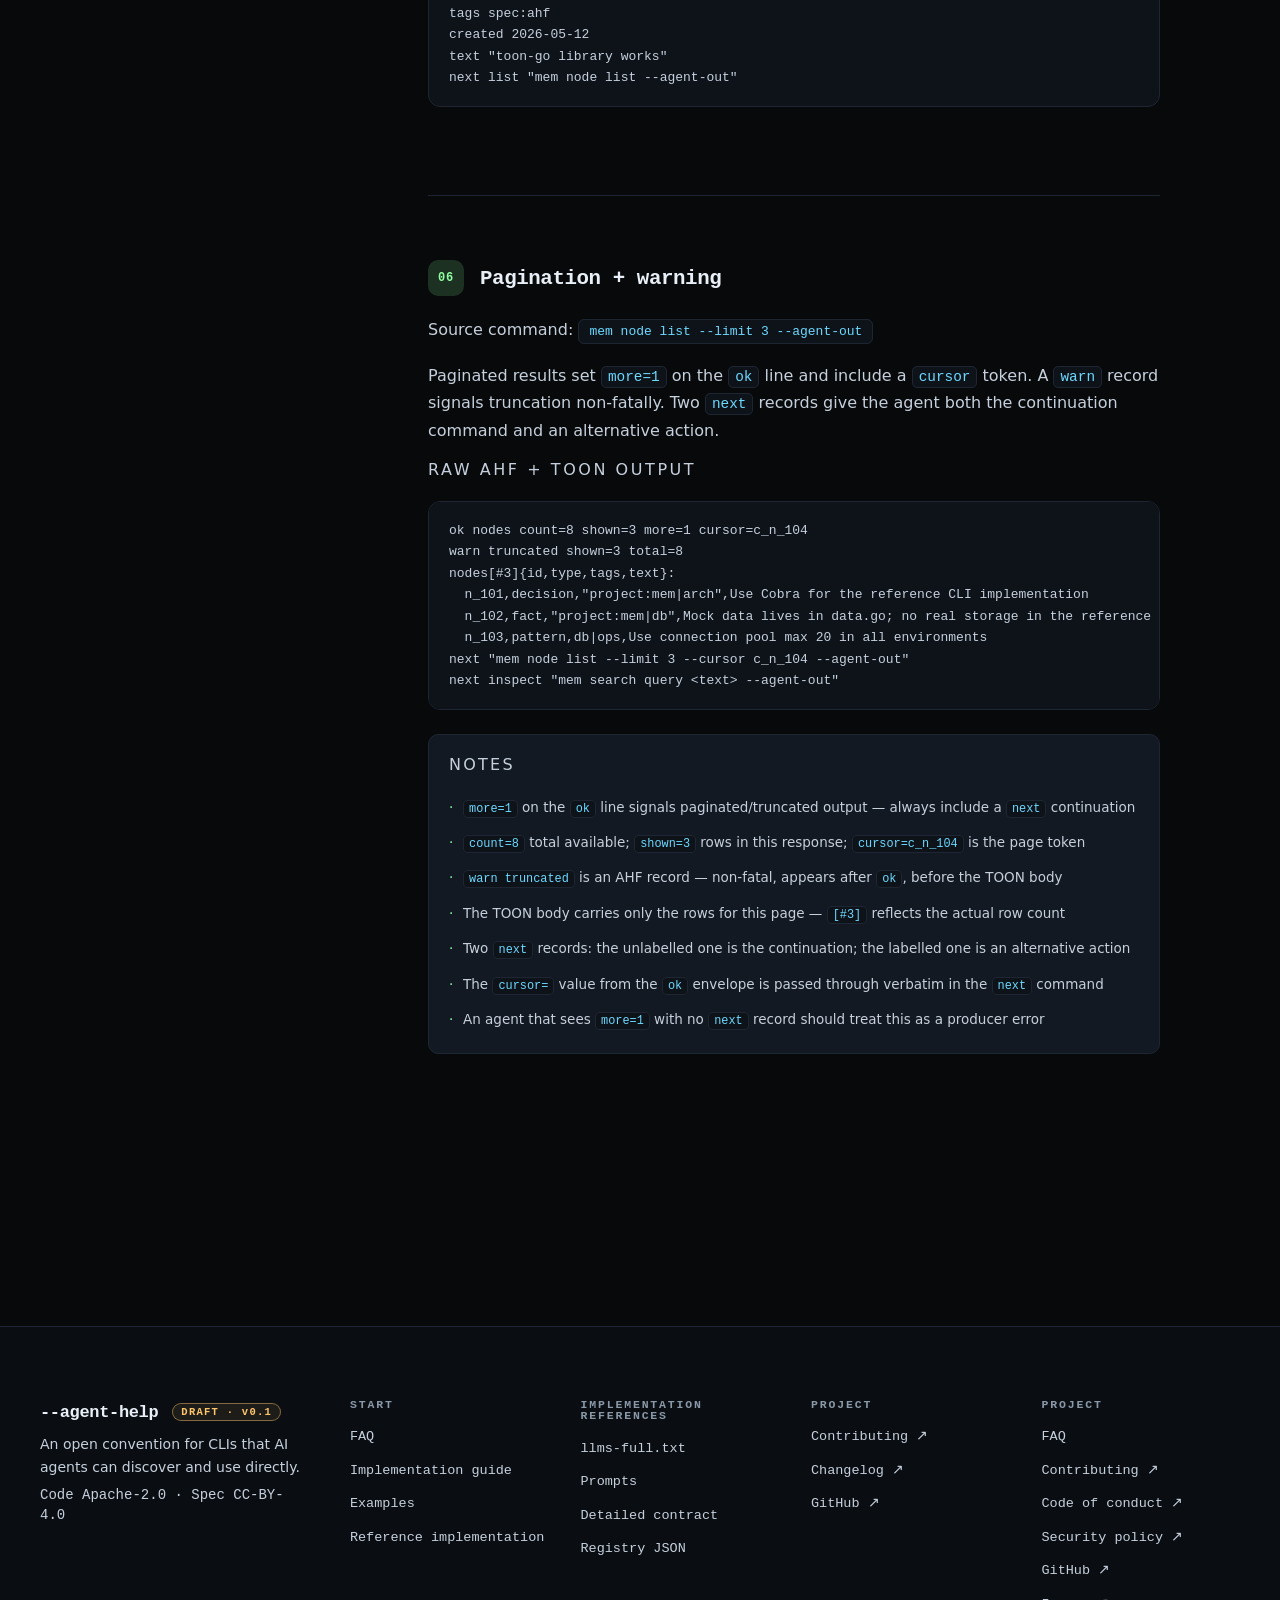
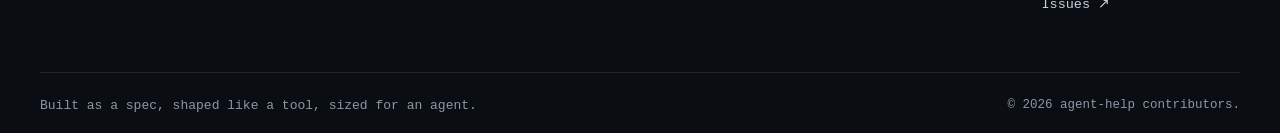
<file: site/examples/index.html>
<!doctype html>
<html lang="en" data-theme="dark">
<head>
  <meta charset="utf-8">
  <meta name="viewport" content="width=device-width, initial-scale=1">
  <title>Examples — agent-help</title>
  <meta name="description" content="Annotated AHF and --agent-out output examples. Useful for sanity-checking implementations and understanding the wire format.">
  <link rel="canonical" href="https://zate.github.io/agent-help/examples/">
  <link rel="stylesheet" href="../styles.css">
</head>
<body>
  <a class="skip" href="#main">Skip to content</a>

  <header class="topbar" role="banner">
    <a class="brand" href="https://zate.github.io/agent-help/" aria-label="agent-help home">
      <svg class="brand-mark" width="22" height="22" viewBox="0 0 24 24" aria-hidden="true">
        <path d="M3 5 L9 12 L3 19" fill="none" stroke="currentColor" stroke-width="2" stroke-linecap="square" stroke-linejoin="miter"/>
        <line x1="11" y1="19" x2="21" y2="19" stroke="currentColor" stroke-width="2" stroke-linecap="square"/>
      </svg>
      <span class="brand-name">--agent-help</span>
      <span class="brand-status" title="Draft v0.1">DRAFT&nbsp;·&nbsp;v0.1</span>
    </a>
    <nav class="topnav" aria-label="Primary">
      <a href="https://zate.github.io/agent-help/#concept">Concept</a>
      <a href="https://zate.github.io/agent-help/#wire">Wire</a>
      <a href="https://zate.github.io/agent-help/#implement">Implement</a>
      <a href="../prompts.html">Prompts</a>
      <a href="https://zate.github.io/agent-help/faq.html">FAQ</a>
      <a class="external" href="https://github.com/Zate/agent-help" rel="noopener">GitHub&nbsp;↗</a>
    </nav>
  </header>

  <div class="statusbar" aria-label="Status">
    <span class="dot"></span>
    <span>MCP-lite for CLIs · two flags · no daemon, plugin, or runtime skill required</span>
    <span class="sep">·</span>
    <span>Code <a href="../../LICENSE">Apache-2.0</a></span>
    <span class="sep">·</span>
    <span>Spec <a href="../../LICENSE-DOCS">CC-BY-4.0</a></span>
  </div>

  <main id="main">
    <div class="doc-wrap" style="max-width: var(--max); margin: 0 auto; padding-left: var(--pad); padding-right: var(--pad);">

      <nav class="doc-toc" aria-label="Page contents">
        <p class="doc-toc-heading">Examples</p>
        <ul>
          <li><a href="#ex01">01 — AH1 index</a></li>
          <li><a href="#ex02">02 — AH2 detail</a></li>
          <li><a href="#ex03">03 — Error with hint</a></li>
          <li><a href="#ex04">04 — List results</a></li>
          <li><a href="#ex05">05 — Single object</a></li>
          <li><a href="#ex06">06 — Pagination + warning</a></li>
        </ul>
        <div style="margin-top:16px;padding-top:16px;border-top:1px solid var(--line);">
          <p class="doc-toc-heading">Related</p>
          <ul>
            <li><a href="https://zate.github.io/agent-help/spec.html">Full spec</a></li>
            <li><a href="https://zate.github.io/agent-help/docs/implementation-guides.html">Framework guides</a></li>
            <li><a href="https://zate.github.io/agent-help/docs/implementation-guides.html#shared">Implementation checklist</a></li>
          </ul>
        </div>
      </nav>

      <article class="doc-body">
        <header class="doc-header">
          <p class="eyebrow">Wire format examples</p>
          <h1>Examples</h1>
          <p class="doc-lede">Concrete AHF outputs with annotations. These are generated from the Go reference implementation. Use them to sanity-check your own implementation or to understand the wire format before reading the full spec.</p>
        </header>

        <!-- EX 01 -->
        <div class="ex-item" id="ex01">
          <div class="ex-item-header">
            <span class="ex-badge">01</span>
            <h2>AH1 — agent-help index</h2>
          </div>
          <p class="ex-cmd">Source command: <code>mem --agent-help</code></p>
          <p class="doc-body" style="color:var(--ink-soft);font-size:1rem;line-height:1.7;margin-bottom:12px;">AH1 is what an agent gets when it runs <code>tool --agent-help</code> at the root. It provides a compact index of all invocable commands. The <code>more?</code> record is a pointer — not a shell command — telling the agent how to get detail on any command.</p>
          <p class="ex-output-label">Raw AHF output</p>
          <pre>ah1 mem :: project memory — store and query facts, decisions, and tasks
cmd node add &lt;text&gt; --type TYPE [--tag K:V...] :: store a new memory node
cmd node list [--type TYPE] [--limit int] [--cursor id] :: list memory nodes
cmd search query &lt;text&gt; [--type TYPE] [--limit int] [--cursor id] :: search nodes by text
cmd search similar &lt;id&gt; [--limit int] [--cursor id] :: find nodes similar to a given node
cmd project status :: show current project settings
cmd project set --key KEY --value VALUE :: set a project setting
more? mem &lt;cmd&gt; --agent-help</pre>
          <div class="ex-notes">
            <p class="ex-notes-label">Notes</p>
            <ul>
              <li><code>ah1</code> header: <code>ah1 &lt;tool&gt; :: &lt;purpose&gt;</code></li>
              <li>Each <code>cmd</code> line shows the full command path, required args in <code>&lt;angle brackets&gt;</code>, and key optional flags in <code>[square brackets]</code></li>
              <li><code>::</code> separates the signature from the human-readable purpose</li>
              <li><code>more?</code> is a pointer record — the <code>?</code> is intentional. Do not copy <code>more?</code> into a shell command.</li>
              <li>Target: fewer than 300 tokens for the entire AH1 output</li>
            </ul>
          </div>
        </div>

        <!-- EX 02 -->
        <div class="ex-item" id="ex02">
          <div class="ex-item-header">
            <span class="ex-badge">02</span>
            <h2>AH2 — command detail</h2>
          </div>
          <p class="ex-cmd">Source command: <code>mem node add --agent-help</code></p>
          <p style="color:var(--ink-soft);font-size:1rem;line-height:1.7;margin-bottom:12px;">AH2 is the per-command detail page. An agent fetches this after seeing a command in AH1. It gives the agent everything needed to construct a correct invocation: the canonical form, typed arguments, typed flags, and working examples.</p>
          <p class="ex-output-label">Raw AHF output</p>
          <pre>ah2 mem node add
use mem node add &lt;text&gt; --type TYPE [--tag K:V...]
arg text:str req :: node text content
flag --type:enum(decision|fact|pattern|task|observation) req :: node type
flag --tag:kv repeat :: metadata key:value pairs
ex mem node add "postgres 15 required" --type fact --tag project:mem
ex mem node add "use TOON for --agent-out bodies" --type decision --tag project:mem --tag spec:ahf</pre>
          <div class="ex-notes">
            <p class="ex-notes-label">Notes</p>
            <ul>
              <li><code>ah2 &lt;tool&gt; &lt;command-path&gt;</code> — always the first line</li>
              <li><code>use</code> — the canonical invocation template, one line only</li>
              <li><code>arg &lt;name&gt;:&lt;type&gt; req|opt :: &lt;purpose&gt;</code> — positional argument with scalar type</li>
              <li><code>flag --&lt;name&gt;:&lt;type&gt; req|opt|repeat [default=…] :: &lt;purpose&gt;</code> — flag definition</li>
              <li><code>enum(a|b|c)</code> — closed set of valid values; agents should use exactly one of these</li>
              <li><code>ex</code> — a valid, tested example invocation. Omit if it might drift or fail.</li>
              <li>Target: fewer than 150 tokens for AH2</li>
            </ul>
          </div>
        </div>

        <!-- EX 03 -->
        <div class="ex-item" id="ex03">
          <div class="ex-item-header">
            <span class="ex-badge">03</span>
            <h2>Error with hint</h2>
          </div>
          <p class="ex-cmd">Source command: <code>mem node add "postgres 15 required" --agent-out</code></p>
          <p style="color:var(--ink-soft);font-size:1rem;line-height:1.7;margin-bottom:12px;">When a required flag is missing, the tool returns an <code>err</code> record with a machine-readable code, a <code>hint</code> with the direct correction, and the canonical <code>use</code> form — everything an agent needs to retry correctly without calling <code>--help</code>.</p>
          <p class="ex-output-label">Raw AHF output</p>
          <pre>err missing_flag flag=--type
hint --type enum(decision|fact|pattern|task|observation)
use mem node add &lt;text&gt; --type TYPE [--tag K:V...]</pre>
          <div class="ex-notes">
            <p class="ex-notes-label">Notes</p>
            <ul>
              <li><code>err &lt;code&gt; [key=value…]</code> — machine-readable error code with structured metadata</li>
              <li><code>flag=--type</code> identifies exactly which flag is missing — no prose parsing needed</li>
              <li><code>hint</code> gives the direct correction, including valid enum values</li>
              <li><code>use</code> gives the full canonical invocation so the agent can rebuild from scratch</li>
              <li>Error output should never just say "run --help" — give the agent enough to retry directly</li>
            </ul>
          </div>
        </div>

        <!-- EX 04 -->
        <div class="ex-item" id="ex04">
          <div class="ex-item-header">
            <span class="ex-badge">04</span>
            <h2>List results — <code>--agent-out</code></h2>
          </div>
          <p class="ex-cmd">Source command: <code>mem node list --agent-out</code></p>
          <p style="color:var(--ink-soft);font-size:1rem;line-height:1.7;margin-bottom:12px;">The most common runtime pattern. An <code>ok</code> status line carries envelope metadata, followed by a TOON result body, followed by a <code>next</code> record pointing the agent at a useful follow-up action.</p>
          <p class="ex-output-label">Raw AHF + TOON output</p>
          <pre>ok nodes count=8 shown=8 more=0
nodes[#8]{id,type,tags,text}:
  n_101,decision,"project:mem|arch",Use Cobra for the reference CLI implementation
  n_102,fact,"project:mem|db",Mock data lives in data.go; no real storage in the reference impl
  n_103,pattern,db|ops,Use connection pool max 20 in all environments
  n_104,fact,"project:mem|api",AHF ok/err envelope always precedes the TOON body
  n_105,decision,"project:mem|spec",TOON is the encoding for --agent-out result bodies
  n_106,task,"project:mem|todo",Write reference Go implementation for agent-help
  n_107,pattern,agent|cli,Always include next records for paginated results
  n_108,fact,"project:mem|spec",more? record is a pointer not a shell command
next inspect "mem search query &lt;text&gt; --agent-out"</pre>
          <div class="ex-notes">
            <p class="ex-notes-label">Notes</p>
            <ul>
              <li><code>ok</code> is the AHF protocol status line — always first, always AHF</li>
              <li><code>count=</code> and <code>more=</code> are envelope metadata — always on the <code>ok</code> line</li>
              <li><code>nodes[#8]{id,type,tags,text}:</code> is the TOON block header — <code>[#8]</code> is the length marker</li>
              <li>Rows are two-space indented per TOON spec</li>
              <li>Values are quoted only when they contain commas or spaces</li>
              <li><code>next</code> is an AHF follow-up record — the exact command the agent should call next</li>
              <li>TOON carries the data; AHF carries the protocol and follow-up</li>
            </ul>
          </div>
        </div>

        <!-- EX 05 -->
        <div class="ex-item" id="ex05">
          <div class="ex-item-header">
            <span class="ex-badge">05</span>
            <h2>Single object — <code>--agent-out</code></h2>
          </div>
          <p class="ex-cmd">Source command: <code>mem project status --agent-out</code></p>
          <p style="color:var(--ink-soft);font-size:1rem;line-height:1.7;margin-bottom:12px;">When the result is a single structured object rather than a list, TOON encodes it as a vertical key/value table. The <code>ok</code> line uses a singular noun kind and carries no list metadata.</p>
          <p class="ex-output-label">Raw AHF + TOON output</p>
          <pre>ok project
project[#6]{key,value}:
  name,agent-help
  version,0.1.0
  status,draft
  owner,team-cli
  spec,SPEC.md
  repo,github.com/Zate/agent-help
next nodes "mem node list --agent-out"</pre>
          <div class="ex-notes">
            <p class="ex-notes-label">Notes</p>
            <ul>
              <li><code>ok project</code> — singular noun, no list metadata (<code>count=</code>, <code>more=</code>) needed for a single object</li>
              <li>TOON key/value table: one row per field, two columns (<code>key,value</code>)</li>
              <li>This is the canonical TOON pattern for structured settings or config objects</li>
              <li><code>next</code> gives the agent a natural follow-up action</li>
            </ul>
          </div>
          <p style="color:var(--ink-soft);font-size:.95rem;line-height:1.6;margin-top:20px;">When there's no structured body at all — a bare acknowledgement or scalar status — you can use AHF key-value lines directly after <code>ok</code> without a TOON block (see <a href="https://zate.github.io/agent-help/spec.html#s12-4">§12.4</a>):</p>
          <pre>ok node
id n_109
type fact
tags spec:ahf
created 2026-05-12
text "toon-go library works"
next list "mem node list --agent-out"</pre>
        </div>

        <!-- EX 06 -->
        <div class="ex-item" id="ex06">
          <div class="ex-item-header">
            <span class="ex-badge">06</span>
            <h2>Pagination + warning</h2>
          </div>
          <p class="ex-cmd">Source command: <code>mem node list --limit 3 --agent-out</code></p>
          <p style="color:var(--ink-soft);font-size:1rem;line-height:1.7;margin-bottom:12px;">Paginated results set <code>more=1</code> on the <code>ok</code> line and include a <code>cursor</code> token. A <code>warn</code> record signals truncation non-fatally. Two <code>next</code> records give the agent both the continuation command and an alternative action.</p>
          <p class="ex-output-label">Raw AHF + TOON output</p>
          <pre>ok nodes count=8 shown=3 more=1 cursor=c_n_104
warn truncated shown=3 total=8
nodes[#3]{id,type,tags,text}:
  n_101,decision,"project:mem|arch",Use Cobra for the reference CLI implementation
  n_102,fact,"project:mem|db",Mock data lives in data.go; no real storage in the reference impl
  n_103,pattern,db|ops,Use connection pool max 20 in all environments
next "mem node list --limit 3 --cursor c_n_104 --agent-out"
next inspect "mem search query &lt;text&gt; --agent-out"</pre>
          <div class="ex-notes">
            <p class="ex-notes-label">Notes</p>
            <ul>
              <li><code>more=1</code> on the <code>ok</code> line signals paginated/truncated output — always include a <code>next</code> continuation</li>
              <li><code>count=8</code> total available; <code>shown=3</code> rows in this response; <code>cursor=c_n_104</code> is the page token</li>
              <li><code>warn truncated</code> is an AHF record — non-fatal, appears after <code>ok</code>, before the TOON body</li>
              <li>The TOON body carries only the rows for this page — <code>[#3]</code> reflects the actual row count</li>
              <li>Two <code>next</code> records: the unlabelled one is the continuation; the labelled one is an alternative action</li>
              <li>The <code>cursor=</code> value from the <code>ok</code> envelope is passed through verbatim in the <code>next</code> command</li>
              <li>An agent that sees <code>more=1</code> with no <code>next</code> record should treat this as a producer error</li>
            </ul>
          </div>
        </div>

      </article>
    </div>
  </main>

  <footer class="site-foot" role="contentinfo">
    <div class="foot-grid">
      <div class="foot-col foot-brand">
        <div class="brand">
          <span class="brand-name">--agent-help</span>
          <span class="brand-status">DRAFT&nbsp;·&nbsp;v0.1</span>
        </div>
        <p>An open convention for CLIs that AI agents can discover and use directly.</p>
        <p class="foot-mini">Code <a href="../../LICENSE">Apache-2.0</a> · Spec <a href="../../LICENSE-DOCS">CC-BY-4.0</a></p>
      </div>
      <div class="foot-col">
        <p class="foot-heading">Start</p>
        <ul>
          <li><a href="../faq.html">FAQ</a></li>
          <li><a href="../docs/implementation-guides.html">Implementation guide</a></li>
          <li><a href="../examples/" aria-current="page">Examples</a></li>
          <li><a href="../../impl/">Reference implementation</a></li>
        </ul>
      </div>
      <div class="foot-col">
        <p class="foot-heading">Implementation references</p>
        <ul>
          <li><a href="../../llms-full.txt">llms-full.txt</a></li>
          <li><a href="../prompts.html">Prompts</a></li>
          <li><a href="../spec.html">Detailed contract</a></li>
          <li><a href="../../spec/ahf-v0.1.json">Registry JSON</a></li>
        </ul>
      </div>
      <div class="foot-col">
        <p class="foot-heading">Project</p>
        <ul>
          <li><a href="https://github.com/Zate/agent-help/blob/main/CONTRIBUTING.md" rel="noopener">Contributing ↗</a></li>
          <li><a href="https://github.com/Zate/agent-help/blob/main/CHANGELOG.md" rel="noopener">Changelog ↗</a></li>
          <li><a href="https://github.com/Zate/agent-help" rel="noopener">GitHub&nbsp;↗</a></li>
        </ul>
      </div>
      <div class="foot-col">
        <p class="foot-heading">Project</p>
        <ul>
          <li><a href="../faq.html">FAQ</a></li>
          <li><a href="https://github.com/Zate/agent-help/blob/main/CONTRIBUTING.md" rel="noopener">Contributing ↗</a></li>
          <li><a href="https://github.com/Zate/agent-help/blob/main/CODE_OF_CONDUCT.md" rel="noopener">Code of conduct ↗</a></li>
          <li><a href="https://github.com/Zate/agent-help/blob/main/SECURITY.md" rel="noopener">Security policy ↗</a></li>
          <li><a href="https://github.com/Zate/agent-help" rel="noopener">GitHub&nbsp;↗</a></li>
          <li><a href="https://github.com/Zate/agent-help/issues" rel="noopener">Issues&nbsp;↗</a></li>
        </ul>
      </div>
    </div>
    <div class="foot-sig">
      <p>Built as a spec, shaped like a tool, sized for an agent.</p>
      <p class="foot-mini">© 2026 agent-help contributors.</p>
    </div>
  </footer>
  <script src="../copy.js"></script>
</body>
</html>
</file>
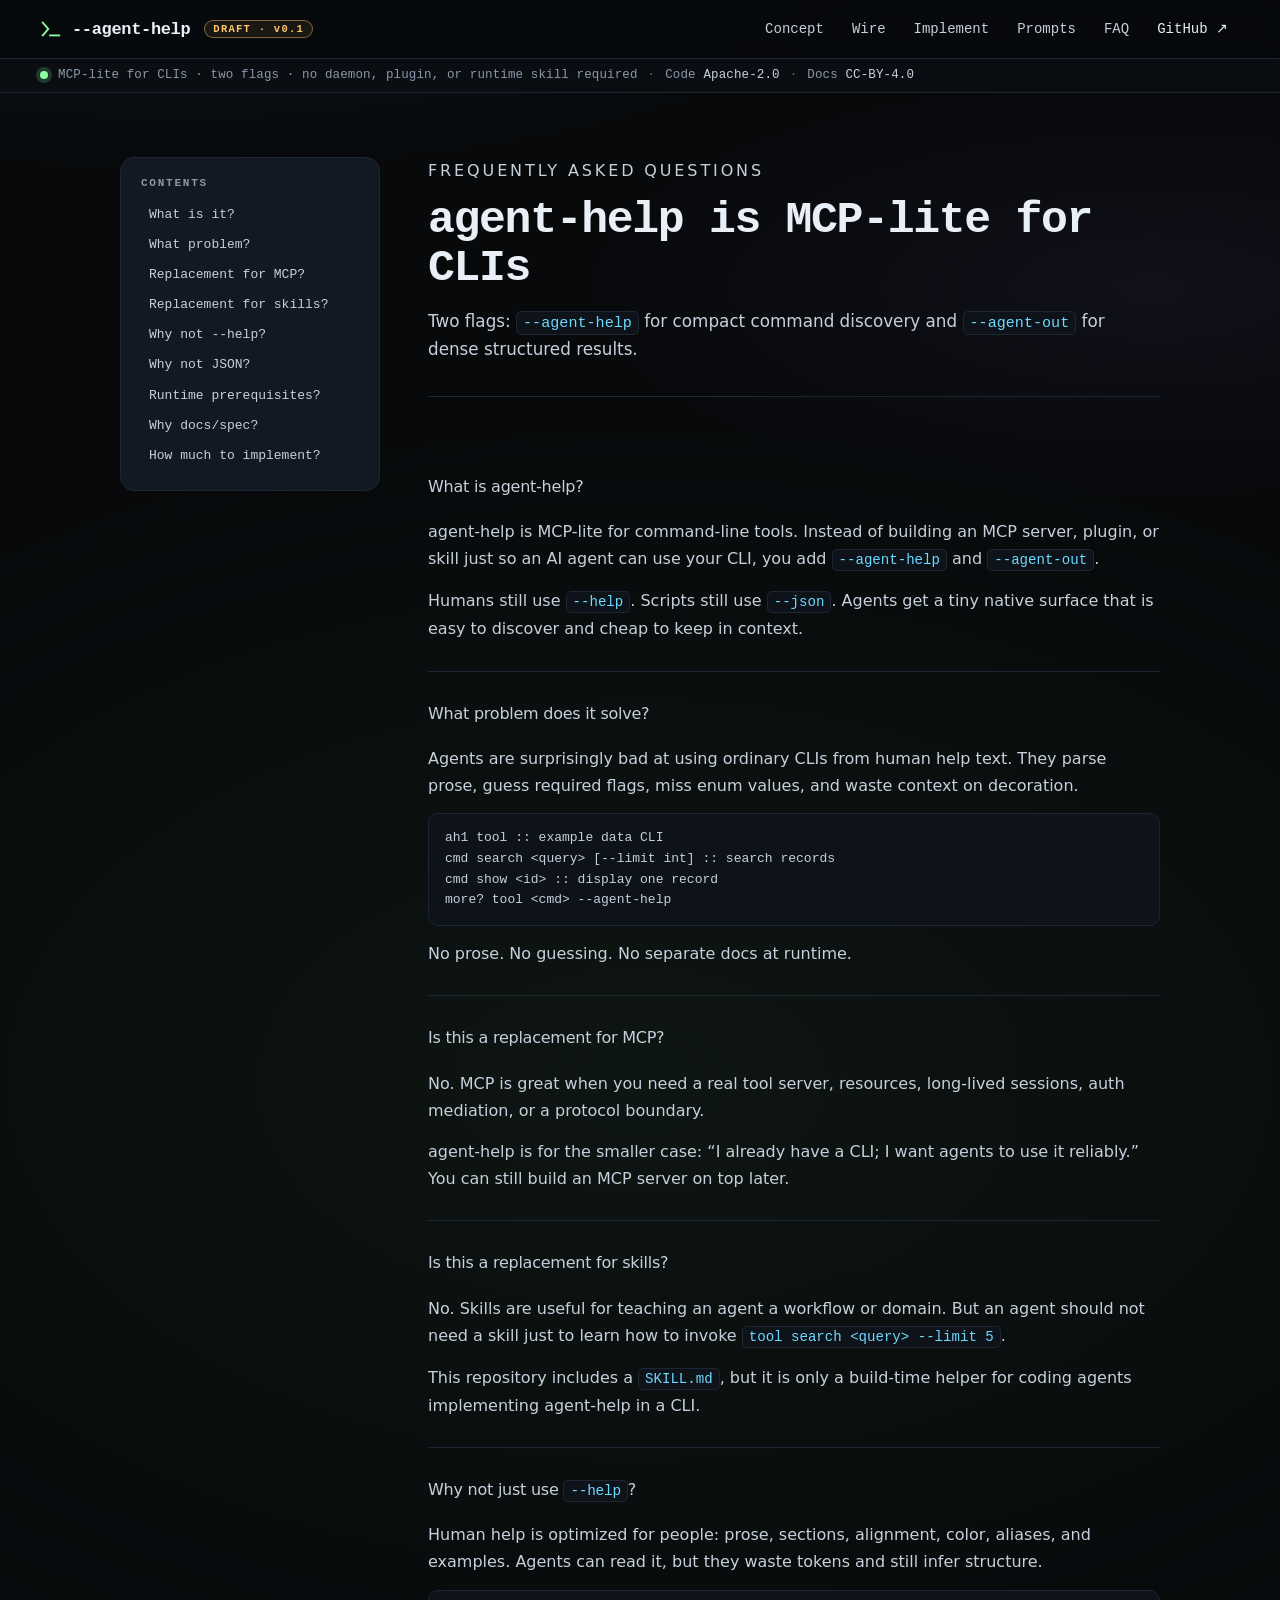
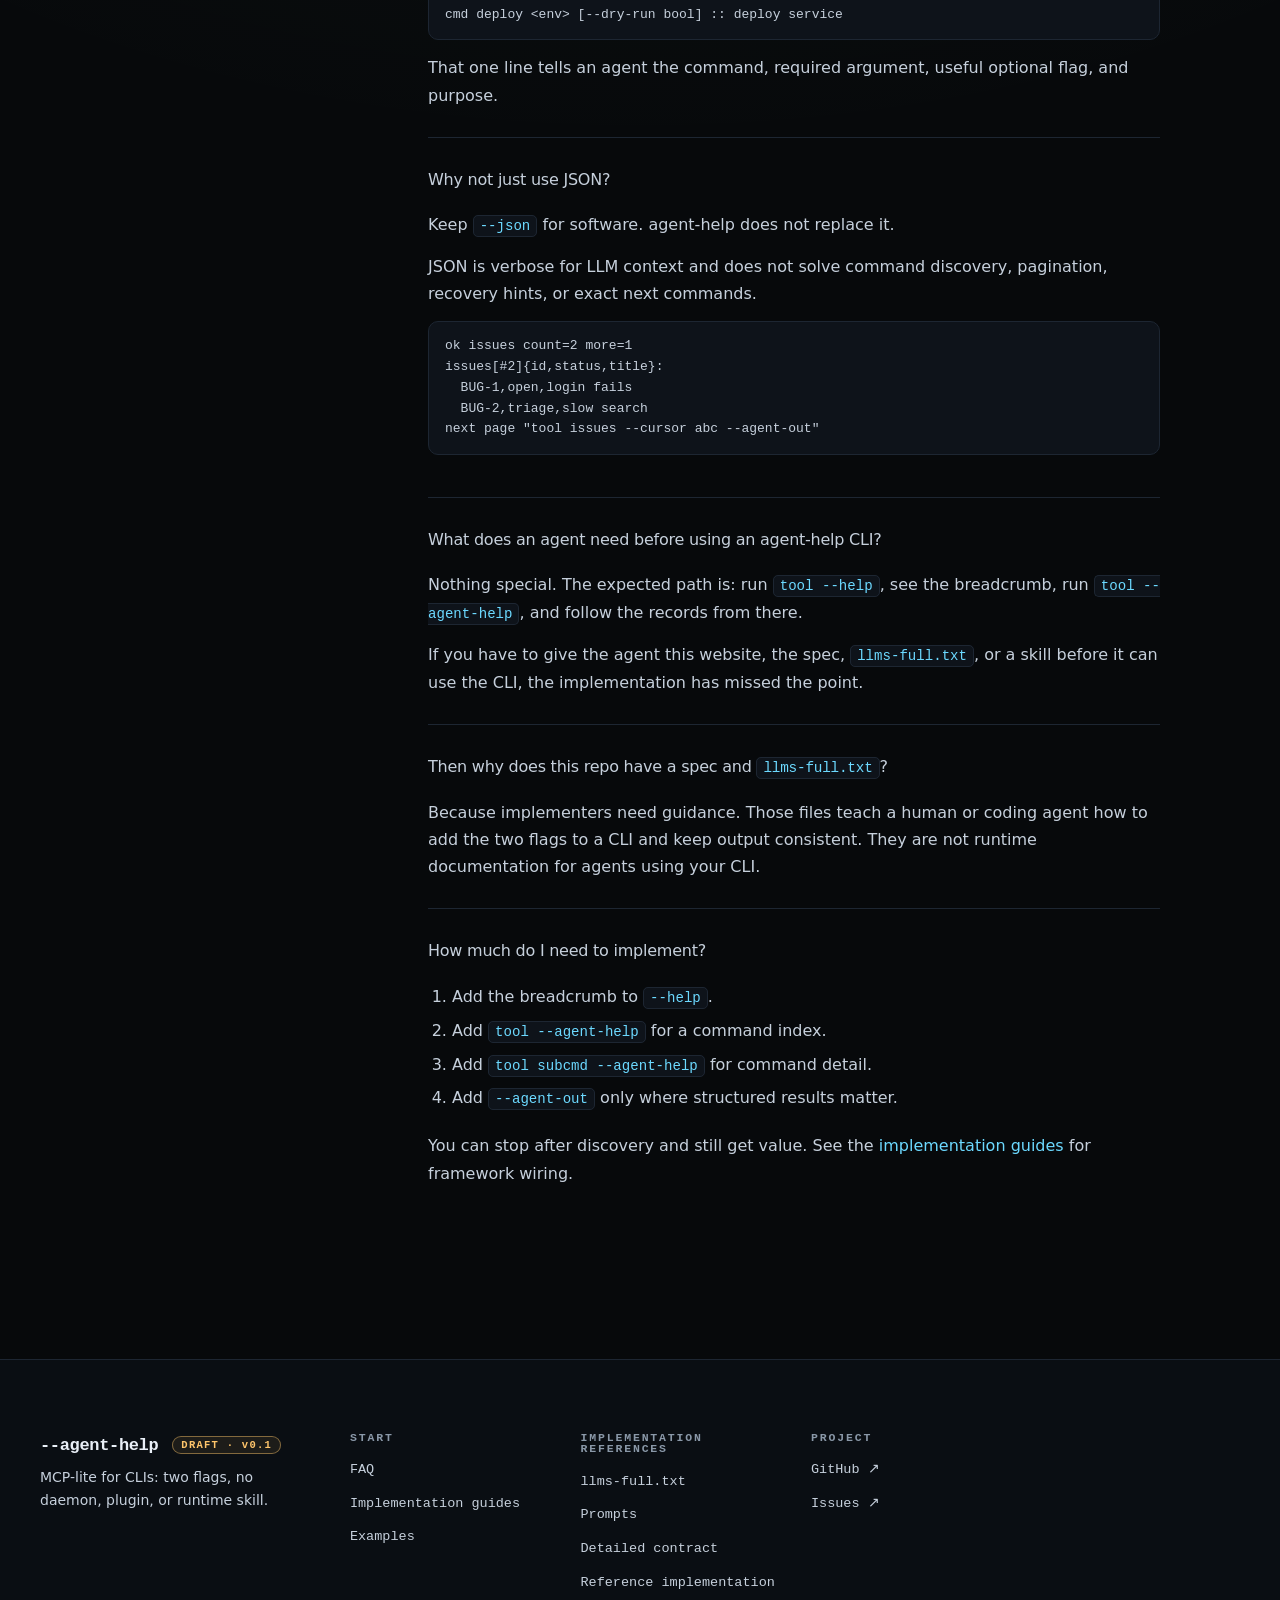
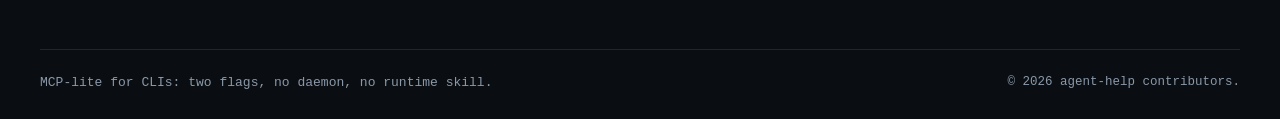
<file: site/faq.html>
<!doctype html>
<html lang="en" data-theme="dark">
<head>
  <meta charset="utf-8">
  <meta name="viewport" content="width=device-width, initial-scale=1">
  <title>FAQ — agent-help</title>
  <meta name="description" content="Frequently asked questions about agent-help: MCP-lite for CLIs with --agent-help and --agent-out.">
  <link rel="canonical" href="https://zate.github.io/agent-help/faq.html">
  <meta property="og:type" content="website">
  <meta property="og:title" content="FAQ — agent-help">
  <meta property="og:description" content="What agent-help is, why it exists, and why implementation docs are not runtime prerequisites.">
  <meta property="og:url" content="https://zate.github.io/agent-help/faq.html">
  <link rel="stylesheet" href="styles.css">
</head>
<body>
  <a class="skip" href="#main">Skip to content</a>
  <header class="topbar" role="banner">
    <a class="brand" href="https://zate.github.io/agent-help/" aria-label="agent-help home">
      <svg class="brand-mark" width="22" height="22" viewBox="0 0 24 24" aria-hidden="true"><path d="M3 5 L9 12 L3 19" fill="none" stroke="currentColor" stroke-width="2" stroke-linecap="square" stroke-linejoin="miter"/><line x1="11" y1="19" x2="21" y2="19" stroke="currentColor" stroke-width="2" stroke-linecap="square"/></svg>
      <span class="brand-name">--agent-help</span><span class="brand-status" title="Draft v0.1">DRAFT&nbsp;·&nbsp;v0.1</span>
    </a>
    <nav class="topnav" aria-label="Primary">
      <a href="https://zate.github.io/agent-help/#concept">Concept</a>
      <a href="https://zate.github.io/agent-help/#wire">Wire</a>
      <a href="https://zate.github.io/agent-help/#implement">Implement</a>
      <a href="prompts.html">Prompts</a>
      <a href="faq.html" aria-current="page">FAQ</a>
      <a class="external" href="https://github.com/Zate/agent-help" rel="noopener">GitHub&nbsp;↗</a>
    </nav>
  </header>
  <div class="statusbar" aria-label="Status"><span class="dot"></span><span>MCP-lite for CLIs · two flags · no daemon, plugin, or runtime skill required</span><span class="sep">·</span><span>Code <a href="LICENSE">Apache-2.0</a></span><span class="sep">·</span><span>Docs <a href="LICENSE-DOCS">CC-BY-4.0</a></span></div>

  <main id="main">
    <div class="doc-wrap" style="max-width: var(--max); margin: 0 auto; padding-left: var(--pad); padding-right: var(--pad);">
      <nav class="doc-toc" aria-label="Page contents">
        <p class="doc-toc-heading">Contents</p>
        <ul>
          <li><a href="#what">What is it?</a></li>
          <li><a href="#problem">What problem?</a></li>
          <li><a href="#mcp">Replacement for MCP?</a></li>
          <li><a href="#skills">Replacement for skills?</a></li>
          <li><a href="#help">Why not --help?</a></li>
          <li><a href="#json">Why not JSON?</a></li>
          <li><a href="#runtime">Runtime prerequisites?</a></li>
          <li><a href="#docs">Why docs/spec?</a></li>
          <li><a href="#implement">How much to implement?</a></li>
        </ul>
      </nav>
      <article class="doc-body">
        <header class="doc-header">
          <p class="eyebrow">Frequently Asked Questions</p>
          <h1>agent-help is MCP-lite for CLIs</h1>
          <p class="doc-lede">Two flags: <code>--agent-help</code> for compact command discovery and <code>--agent-out</code> for dense structured results.</p>
        </header>

        <div class="faq-item" id="what"><p class="faq-q">What is agent-help?</p><div class="faq-a"><p>agent-help is MCP-lite for command-line tools. Instead of building an MCP server, plugin, or skill just so an AI agent can use your CLI, you add <code>--agent-help</code> and <code>--agent-out</code>.</p><p>Humans still use <code>--help</code>. Scripts still use <code>--json</code>. Agents get a tiny native surface that is easy to discover and cheap to keep in context.</p></div></div>

        <div class="faq-item" id="problem"><p class="faq-q">What problem does it solve?</p><div class="faq-a"><p>Agents are surprisingly bad at using ordinary CLIs from human help text. They parse prose, guess required flags, miss enum values, and waste context on decoration.</p><pre>ah1 tool :: example data CLI
cmd search &lt;query&gt; [--limit int] :: search records
cmd show &lt;id&gt; :: display one record
more? tool &lt;cmd&gt; --agent-help</pre><p>No prose. No guessing. No separate docs at runtime.</p></div></div>

        <div class="faq-item" id="mcp"><p class="faq-q">Is this a replacement for MCP?</p><div class="faq-a"><p>No. MCP is great when you need a real tool server, resources, long-lived sessions, auth mediation, or a protocol boundary.</p><p>agent-help is for the smaller case: “I already have a CLI; I want agents to use it reliably.” You can still build an MCP server on top later.</p></div></div>

        <div class="faq-item" id="skills"><p class="faq-q">Is this a replacement for skills?</p><div class="faq-a"><p>No. Skills are useful for teaching an agent a workflow or domain. But an agent should not need a skill just to learn how to invoke <code>tool search &lt;query&gt; --limit 5</code>.</p><p>This repository includes a <code>SKILL.md</code>, but it is only a build-time helper for coding agents implementing agent-help in a CLI.</p></div></div>

        <div class="faq-item" id="help"><p class="faq-q">Why not just use <code>--help</code>?</p><div class="faq-a"><p>Human help is optimized for people: prose, sections, alignment, color, aliases, and examples. Agents can read it, but they waste tokens and still infer structure.</p><pre>cmd deploy &lt;env&gt; [--dry-run bool] :: deploy service</pre><p>That one line tells an agent the command, required argument, useful optional flag, and purpose.</p></div></div>

        <div class="faq-item" id="json"><p class="faq-q">Why not just use JSON?</p><div class="faq-a"><p>Keep <code>--json</code> for software. agent-help does not replace it.</p><p>JSON is verbose for LLM context and does not solve command discovery, pagination, recovery hints, or exact next commands.</p><pre>ok issues count=2 more=1
issues[#2]{id,status,title}:
  BUG-1,open,login fails
  BUG-2,triage,slow search
next page "tool issues --cursor abc --agent-out"</pre></div></div>

        <div class="faq-item" id="runtime"><p class="faq-q">What does an agent need before using an agent-help CLI?</p><div class="faq-a"><p>Nothing special. The expected path is: run <code>tool --help</code>, see the breadcrumb, run <code>tool --agent-help</code>, and follow the records from there.</p><p>If you have to give the agent this website, the spec, <code>llms-full.txt</code>, or a skill before it can use the CLI, the implementation has missed the point.</p></div></div>

        <div class="faq-item" id="docs"><p class="faq-q">Then why does this repo have a spec and <code>llms-full.txt</code>?</p><div class="faq-a"><p>Because implementers need guidance. Those files teach a human or coding agent how to add the two flags to a CLI and keep output consistent. They are not runtime documentation for agents using your CLI.</p></div></div>

        <div class="faq-item" id="implement"><p class="faq-q">How much do I need to implement?</p><div class="faq-a"><ol><li>Add the breadcrumb to <code>--help</code>.</li><li>Add <code>tool --agent-help</code> for a command index.</li><li>Add <code>tool subcmd --agent-help</code> for command detail.</li><li>Add <code>--agent-out</code> only where structured results matter.</li></ol><p>You can stop after discovery and still get value. See the <a href="docs/implementation-guides.html">implementation guides</a> for framework wiring.</p></div></div>
      </article>
    </div>
  </main>

  <footer class="site-foot" role="contentinfo">
    <div class="foot-grid">
      <div class="foot-col foot-brand"><div class="brand"><span class="brand-name">--agent-help</span><span class="brand-status">DRAFT&nbsp;·&nbsp;v0.1</span></div><p>MCP-lite for CLIs: two flags, no daemon, plugin, or runtime skill.</p></div>
      <div class="foot-col"><p class="foot-heading">Start</p><ul><li><a href="faq.html">FAQ</a></li><li><a href="docs/implementation-guides.html">Implementation guides</a></li><li><a href="examples/">Examples</a></li></ul></div>
      <div class="foot-col"><p class="foot-heading">Implementation references</p><ul><li><a href="llms-full.txt">llms-full.txt</a></li><li><a href="prompts.html">Prompts</a></li><li><a href="spec.html">Detailed contract</a></li><li><a href="impl/">Reference implementation</a></li></ul></div>
      <div class="foot-col"><p class="foot-heading">Project</p><ul><li><a href="https://github.com/Zate/agent-help" rel="noopener">GitHub&nbsp;↗</a></li><li><a href="https://github.com/Zate/agent-help/issues" rel="noopener">Issues&nbsp;↗</a></li></ul></div>
    </div>
    <div class="foot-sig"><p>MCP-lite for CLIs: two flags, no daemon, no runtime skill.</p><p class="foot-mini">© 2026 agent-help contributors.</p></div>
  </footer>
  <script src="copy.js"></script>
</body>
</html>
</file>
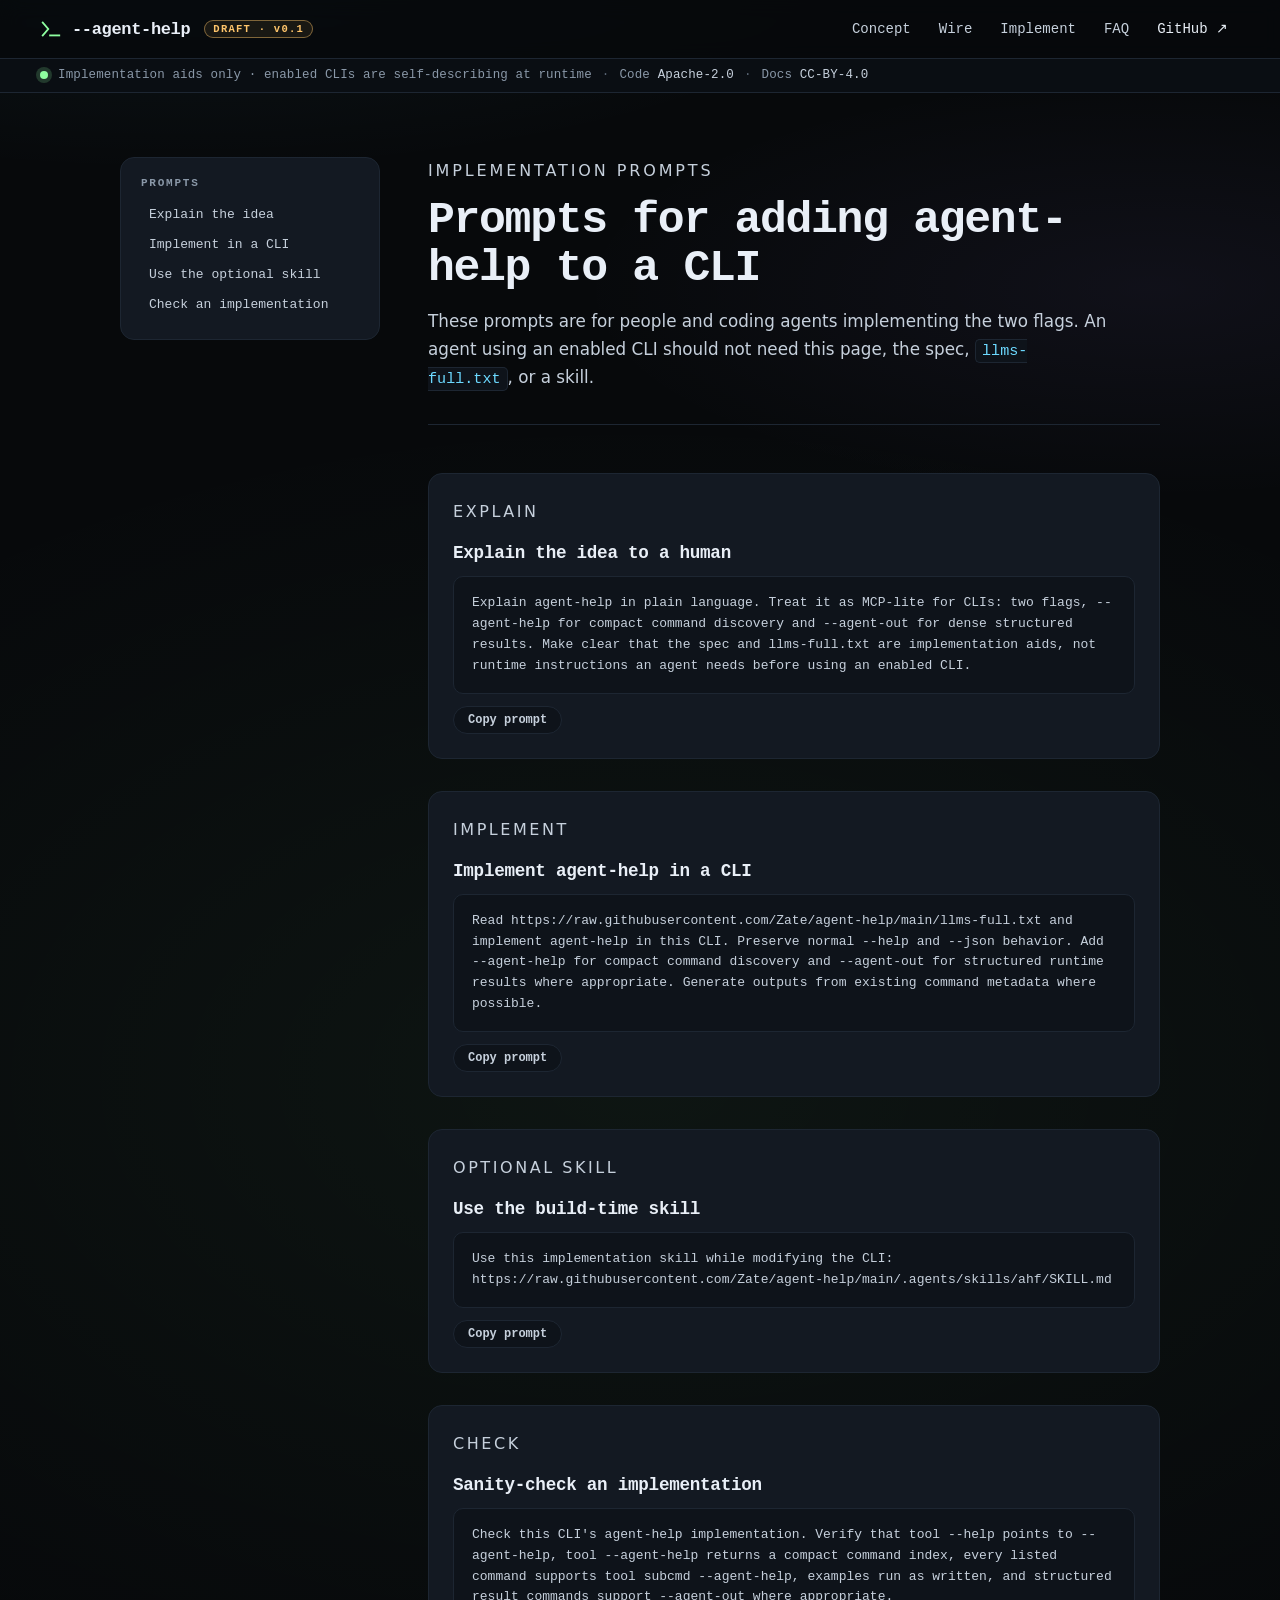
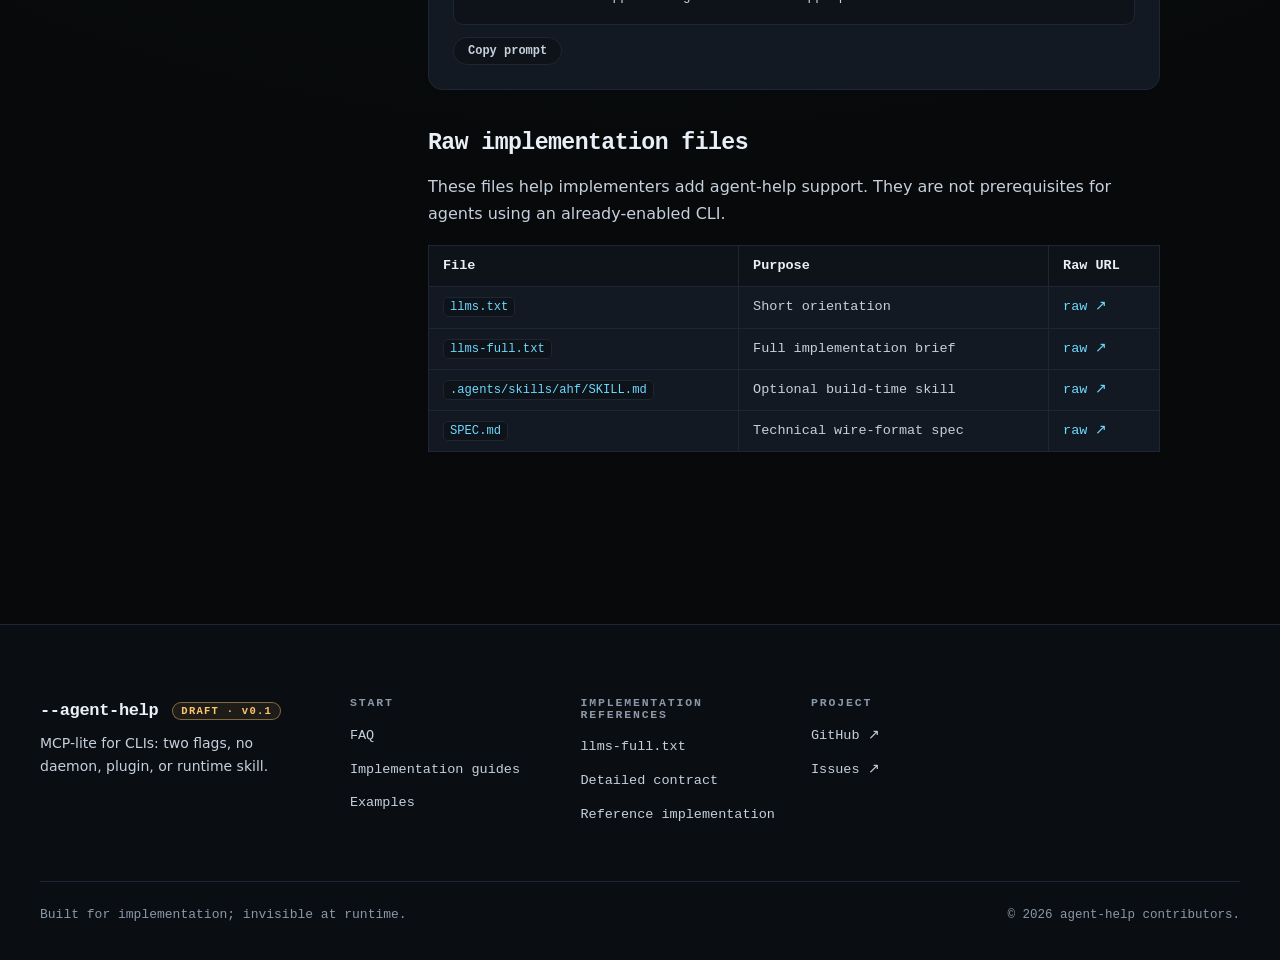
<file: site/prompts.html>
<!doctype html>
<html lang="en" data-theme="dark">
<head>
  <meta charset="utf-8">
  <meta name="viewport" content="width=device-width, initial-scale=1">
  <title>Implementation prompts — agent-help</title>
  <meta name="description" content="Copy-ready prompts for using AI coding agents to implement agent-help in a CLI.">
  <link rel="canonical" href="https://zate.github.io/agent-help/prompts.html">
  <link rel="stylesheet" href="styles.css">
</head>
<body>
  <a class="skip" href="#main">Skip to content</a>

  <header class="topbar" role="banner">
    <a class="brand" href="https://zate.github.io/agent-help/" aria-label="agent-help home">
      <svg class="brand-mark" width="22" height="22" viewBox="0 0 24 24" aria-hidden="true">
        <path d="M3 5 L9 12 L3 19" fill="none" stroke="currentColor" stroke-width="2" stroke-linecap="square" stroke-linejoin="miter"/>
        <line x1="11" y1="19" x2="21" y2="19" stroke="currentColor" stroke-width="2" stroke-linecap="square"/>
      </svg>
      <span class="brand-name">--agent-help</span>
      <span class="brand-status" title="Draft v0.1">DRAFT&nbsp;·&nbsp;v0.1</span>
    </a>
    <nav class="topnav" aria-label="Primary">
      <a href="https://zate.github.io/agent-help/#concept">Concept</a>
      <a href="https://zate.github.io/agent-help/#wire">Wire</a>
      <a href="https://zate.github.io/agent-help/#implement">Implement</a>
      <a href="faq.html">FAQ</a>
      <a class="external" href="https://github.com/Zate/agent-help" rel="noopener">GitHub&nbsp;↗</a>
    </nav>
  </header>

  <div class="statusbar" aria-label="Status">
    <span class="dot"></span>
    <span>Implementation aids only · enabled CLIs are self-describing at runtime</span>
    <span class="sep">·</span>
    <span>Code <a href="LICENSE">Apache-2.0</a></span>
    <span class="sep">·</span>
    <span>Docs <a href="LICENSE-DOCS">CC-BY-4.0</a></span>
  </div>

  <main id="main">
    <div class="doc-wrap" style="max-width: var(--max); margin: 0 auto; padding-left: var(--pad); padding-right: var(--pad);">
      <nav class="doc-toc" aria-label="Page contents">
        <p class="doc-toc-heading">Prompts</p>
        <ul>
          <li><a href="#explain">Explain the idea</a></li>
          <li><a href="#implement">Implement in a CLI</a></li>
          <li><a href="#skill">Use the optional skill</a></li>
          <li><a href="#check">Check an implementation</a></li>
        </ul>
      </nav>

      <article class="doc-body">
        <header class="doc-header">
          <p class="eyebrow">Implementation prompts</p>
          <h1>Prompts for adding agent-help to a CLI</h1>
          <p class="doc-lede">These prompts are for people and coding agents implementing the two flags. An agent using an enabled CLI should not need this page, the spec, <code>llms-full.txt</code>, or a skill.</p>
        </header>

        <div class="prompt-full" id="explain">
          <p class="prompt-full-tag">explain</p>
          <h3>Explain the idea to a human</h3>
          <pre id="prompt-explain">Explain agent-help in plain language. Treat it as MCP-lite for CLIs: two flags, --agent-help for compact command discovery and --agent-out for dense structured results. Make clear that the spec and llms-full.txt are implementation aids, not runtime instructions an agent needs before using an enabled CLI.</pre>
          <button class="prompt-copy-btn" data-copy="prompt-explain">Copy prompt</button>
        </div>

        <div class="prompt-full" id="implement">
          <p class="prompt-full-tag">implement</p>
          <h3>Implement agent-help in a CLI</h3>
          <pre id="prompt-implement">Read https://raw.githubusercontent.com/Zate/agent-help/main/llms-full.txt and implement agent-help in this CLI. Preserve normal --help and --json behavior. Add --agent-help for compact command discovery and --agent-out for structured runtime results where appropriate. Generate outputs from existing command metadata where possible.</pre>
          <button class="prompt-copy-btn" data-copy="prompt-implement">Copy prompt</button>
        </div>

        <div class="prompt-full" id="skill">
          <p class="prompt-full-tag">optional skill</p>
          <h3>Use the build-time skill</h3>
          <pre id="prompt-skill">Use this implementation skill while modifying the CLI: https://raw.githubusercontent.com/Zate/agent-help/main/.agents/skills/ahf/SKILL.md</pre>
          <button class="prompt-copy-btn" data-copy="prompt-skill">Copy prompt</button>
        </div>

        <div class="prompt-full" id="check">
          <p class="prompt-full-tag">check</p>
          <h3>Sanity-check an implementation</h3>
          <pre id="prompt-check">Check this CLI's agent-help implementation. Verify that tool --help points to --agent-help, tool --agent-help returns a compact command index, every listed command supports tool subcmd --agent-help, examples run as written, and structured result commands support --agent-out where appropriate.</pre>
          <button class="prompt-copy-btn" data-copy="prompt-check">Copy prompt</button>
        </div>

        <div class="doc-body" style="margin-top: 40px;">
          <h2>Raw implementation files</h2>
          <p>These files help implementers add agent-help support. They are not prerequisites for agents using an already-enabled CLI.</p>
          <table>
            <thead><tr><th>File</th><th>Purpose</th><th>Raw URL</th></tr></thead>
            <tbody>
              <tr><td><code>llms.txt</code></td><td>Short orientation</td><td><a href="https://raw.githubusercontent.com/Zate/agent-help/main/llms.txt" rel="noopener">raw ↗</a></td></tr>
              <tr><td><code>llms-full.txt</code></td><td>Full implementation brief</td><td><a href="https://raw.githubusercontent.com/Zate/agent-help/main/llms-full.txt" rel="noopener">raw ↗</a></td></tr>
              <tr><td><code>.agents/skills/ahf/SKILL.md</code></td><td>Optional build-time skill</td><td><a href="https://raw.githubusercontent.com/Zate/agent-help/main/.agents/skills/ahf/SKILL.md" rel="noopener">raw ↗</a></td></tr>
              <tr><td><code>SPEC.md</code></td><td>Technical wire-format spec</td><td><a href="https://raw.githubusercontent.com/Zate/agent-help/main/SPEC.md" rel="noopener">raw ↗</a></td></tr>
            </tbody>
          </table>
        </div>
      </article>
    </div>
  </main>

  <footer class="site-foot" role="contentinfo">
    <div class="foot-grid">
      <div class="foot-col foot-brand">
        <div class="brand"><span class="brand-name">--agent-help</span><span class="brand-status">DRAFT&nbsp;·&nbsp;v0.1</span></div>
        <p>MCP-lite for CLIs: two flags, no daemon, plugin, or runtime skill.</p>
      </div>
      <div class="foot-col"><p class="foot-heading">Start</p><ul><li><a href="faq.html">FAQ</a></li><li><a href="docs/implementation-guides.html">Implementation guides</a></li><li><a href="examples/">Examples</a></li></ul></div>
      <div class="foot-col"><p class="foot-heading">Implementation references</p><ul><li><a href="llms-full.txt">llms-full.txt</a></li><li><a href="spec.html">Detailed contract</a></li><li><a href="impl/">Reference implementation</a></li></ul></div>
      <div class="foot-col"><p class="foot-heading">Project</p><ul><li><a href="https://github.com/Zate/agent-help" rel="noopener">GitHub&nbsp;↗</a></li><li><a href="https://github.com/Zate/agent-help/issues" rel="noopener">Issues&nbsp;↗</a></li></ul></div>
    </div>
    <div class="foot-sig"><p>Built for implementation; invisible at runtime.</p><p class="foot-mini">© 2026 agent-help contributors.</p></div>
  </footer>

  <script>
    document.querySelectorAll('button.prompt-copy-btn').forEach(function(btn) {
      btn.addEventListener('click', function() {
        var id = btn.getAttribute('data-copy');
        var pre = document.getElementById(id);
        if (!pre || !navigator.clipboard) return;
        navigator.clipboard.writeText(pre.textContent.trim()).then(function() {
          var orig = btn.textContent;
          btn.textContent = 'Copied!';
          btn.classList.add('copied');
          setTimeout(function() { btn.textContent = orig; btn.classList.remove('copied'); }, 1400);
        });
      });
    });
  </script>
  <script src="copy.js"></script>
</body>
</html>
</file>
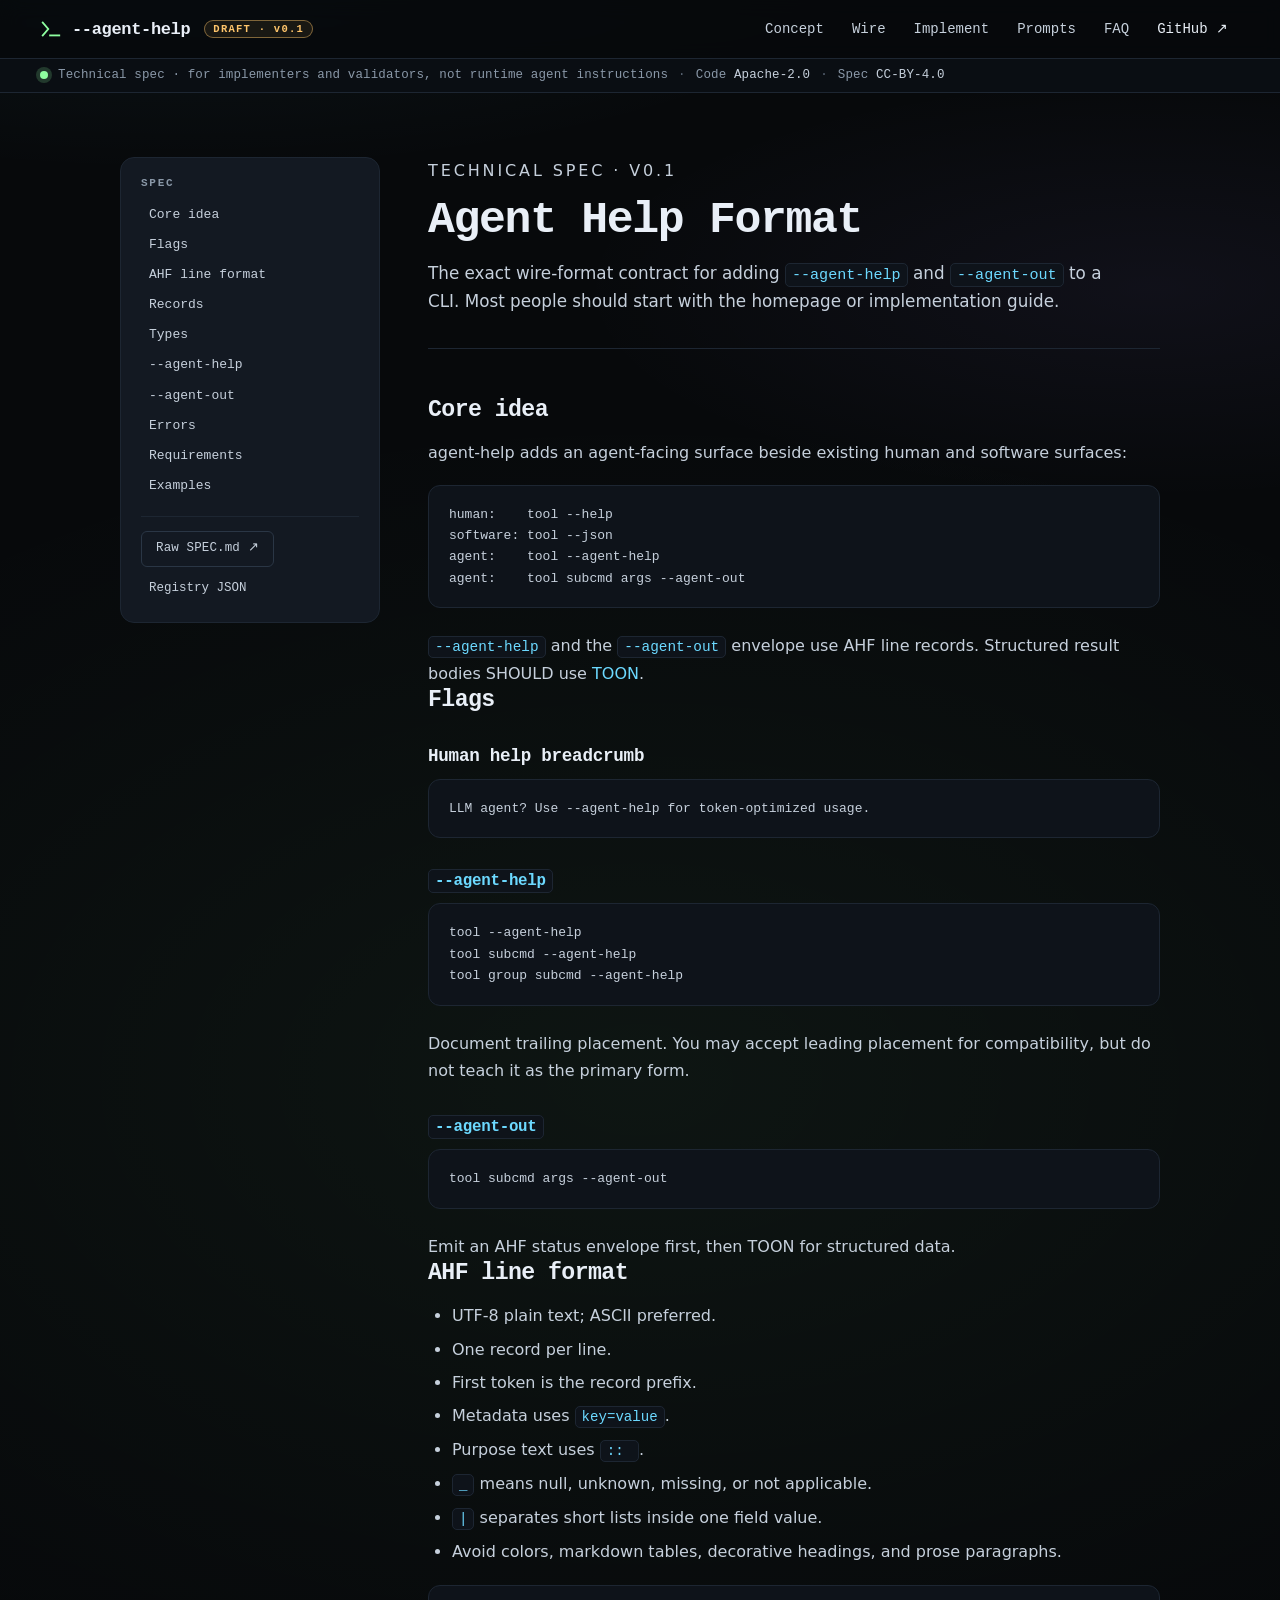
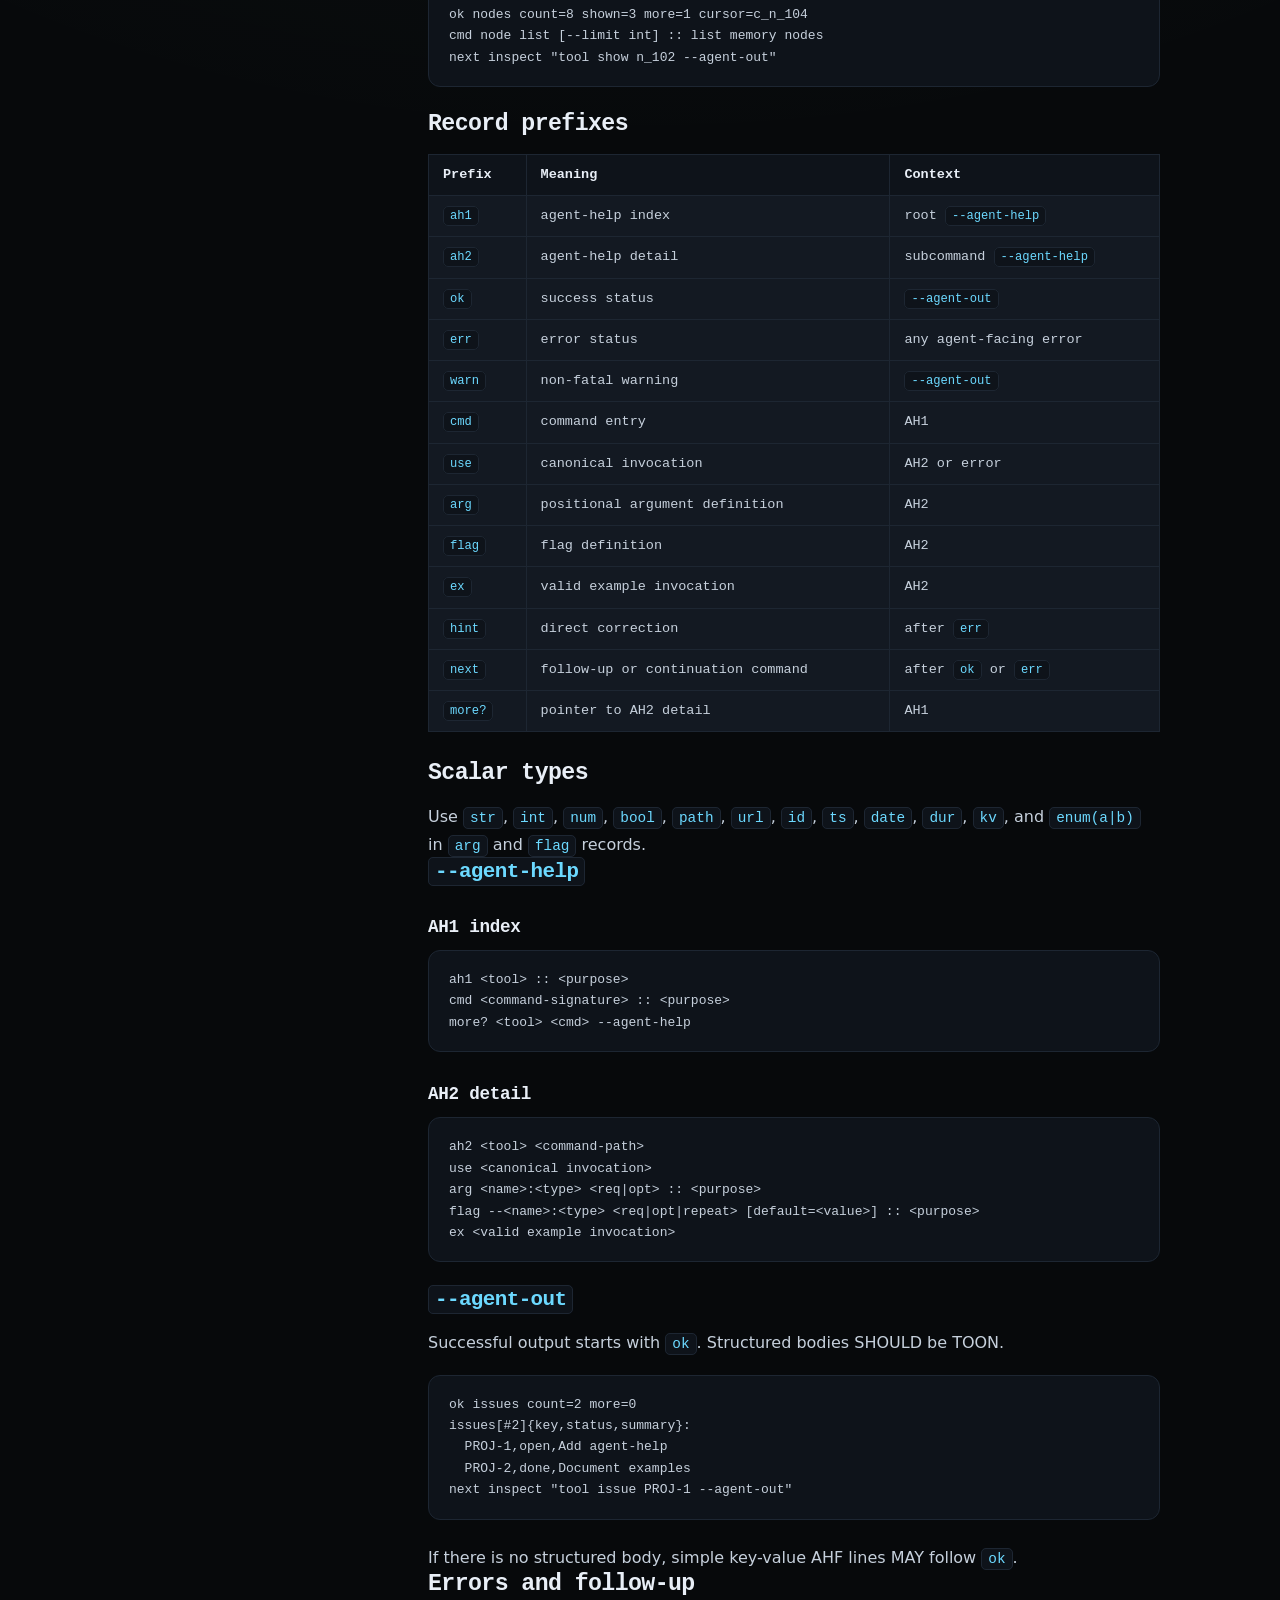
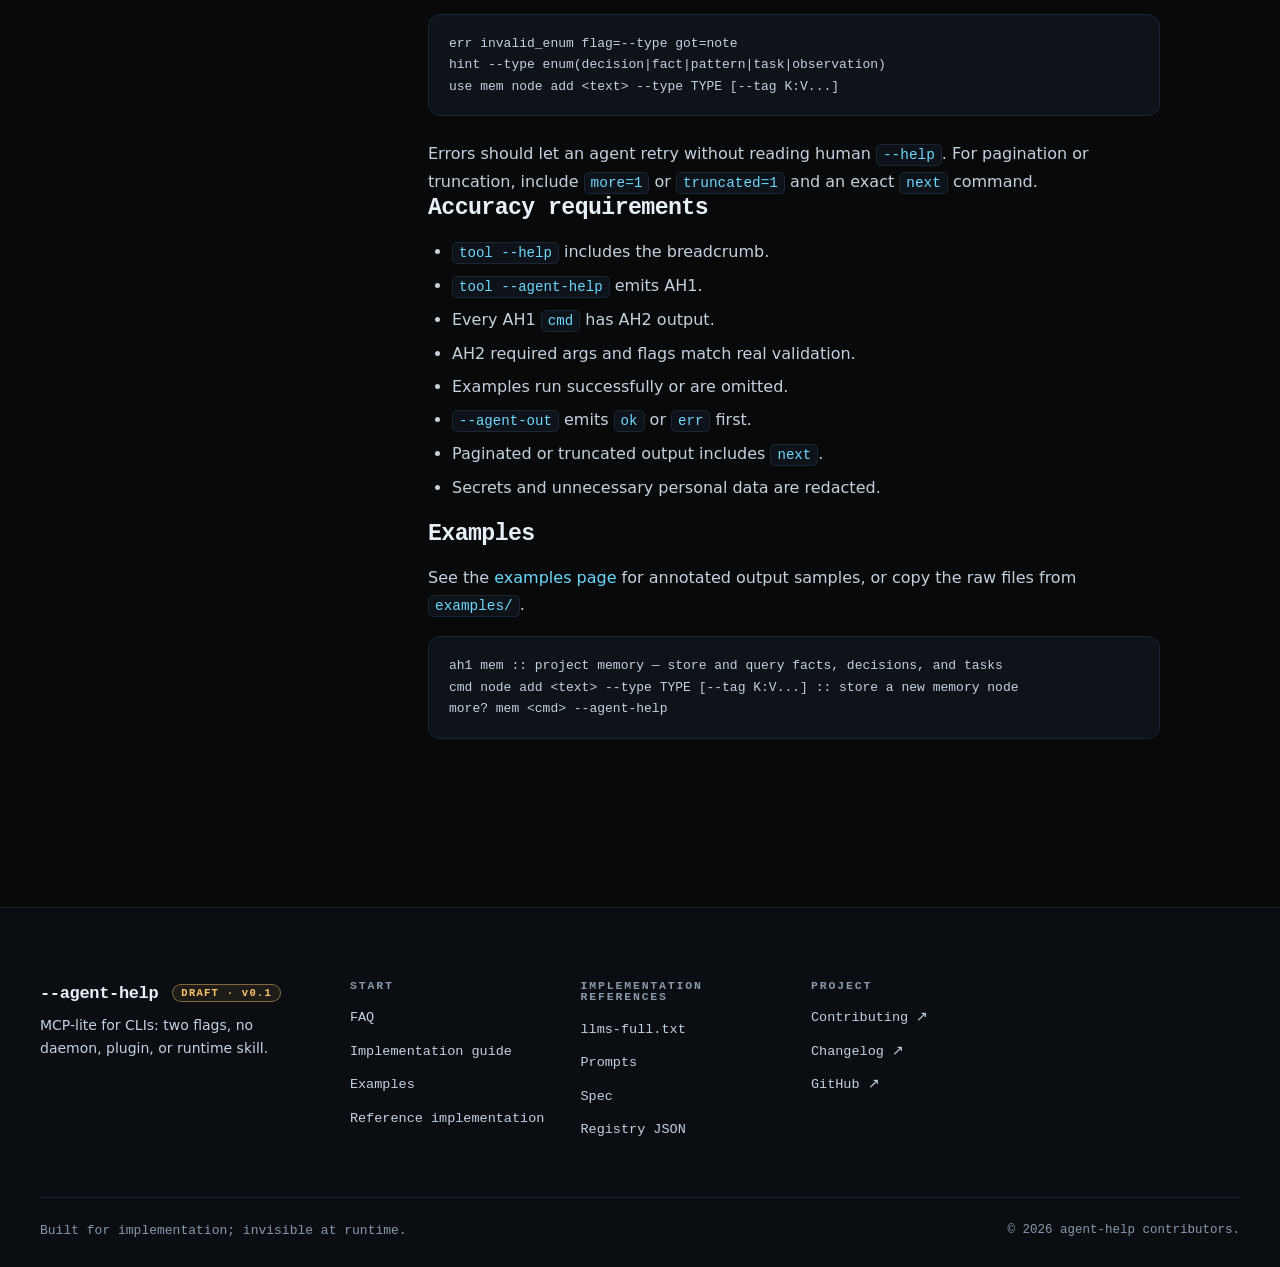
<file: site/spec.html>
<!doctype html>
<html lang="en" data-theme="dark">
<head>
  <meta charset="utf-8">
  <meta name="viewport" content="width=device-width, initial-scale=1">
  <title>AHF Spec v0.1 — agent-help</title>
  <meta name="description" content="Technical wire-format spec for agent-help: --agent-help, --agent-out, AHF records, TOON bodies, errors, and next commands.">
  <link rel="canonical" href="https://zate.github.io/agent-help/spec.html">
  <meta property="og:type" content="website">
  <meta property="og:title" content="AHF Spec v0.1 — agent-help">
  <meta property="og:description" content="The technical wire-format contract for implementing agent-help in CLIs.">
  <meta property="og:url" content="https://zate.github.io/agent-help/spec.html">
  <link rel="stylesheet" href="styles.css">
</head>
<body>
  <a class="skip" href="#main">Skip to content</a>
  <header class="topbar" role="banner">
    <a class="brand" href="https://zate.github.io/agent-help/" aria-label="agent-help home">
      <svg class="brand-mark" width="22" height="22" viewBox="0 0 24 24" aria-hidden="true"><path d="M3 5 L9 12 L3 19" fill="none" stroke="currentColor" stroke-width="2" stroke-linecap="square" stroke-linejoin="miter"/><line x1="11" y1="19" x2="21" y2="19" stroke="currentColor" stroke-width="2" stroke-linecap="square"/></svg>
      <span class="brand-name">--agent-help</span><span class="brand-status" title="Draft v0.1">DRAFT&nbsp;·&nbsp;v0.1</span>
    </a>
    <nav class="topnav" aria-label="Primary">
      <a href="https://zate.github.io/agent-help/#concept">Concept</a>
      <a href="https://zate.github.io/agent-help/#wire">Wire</a>
      <a href="https://zate.github.io/agent-help/#implement">Implement</a>
      <a href="prompts.html">Prompts</a>
      <a href="faq.html">FAQ</a>
      <a class="external" href="https://github.com/Zate/agent-help" rel="noopener">GitHub&nbsp;↗</a>
    </nav>
  </header>

  <div class="statusbar" aria-label="Status"><span class="dot"></span><span>Technical spec · for implementers and validators, not runtime agent instructions</span><span class="sep">·</span><span>Code <a href="LICENSE">Apache-2.0</a></span><span class="sep">·</span><span>Spec <a href="LICENSE-DOCS">CC-BY-4.0</a></span></div>

  <main id="main">
    <div class="doc-wrap" style="max-width: var(--max); margin: 0 auto; padding-left: var(--pad); padding-right: var(--pad);">
      <nav class="doc-toc" aria-label="Spec table of contents">
        <p class="doc-toc-heading">Spec</p>
        <ol style="list-style:none;padding:0;margin:0;display:grid;gap:2px;">
          <li><a href="#core">Core idea</a></li>
          <li><a href="#flags">Flags</a></li>
          <li><a href="#line-format">AHF line format</a></li>
          <li><a href="#records">Records</a></li>
          <li><a href="#types">Types</a></li>
          <li><a href="#agent-help">--agent-help</a></li>
          <li><a href="#agent-out">--agent-out</a></li>
          <li><a href="#errors">Errors</a></li>
          <li><a href="#requirements">Requirements</a></li>
          <li><a href="#examples">Examples</a></li>
        </ol>
        <div style="margin-top:16px;padding-top:14px;border-top:1px solid var(--line);">
          <a class="cta small" href="https://github.com/Zate/agent-help/blob/main/SPEC.md" rel="noopener" style="display:inline-flex;margin-bottom:8px;">Raw SPEC.md ↗</a><br>
          <a href="spec/ahf-v0.1.json" style="font:500 12.5px/1.4 var(--mono);color:var(--ink-soft);">Registry JSON</a>
        </div>
      </nav>

      <article class="doc-body">
        <header class="doc-header">
          <p class="eyebrow">Technical spec · v0.1</p>
          <h1>Agent Help Format</h1>
          <p class="doc-lede">The exact wire-format contract for adding <code>--agent-help</code> and <code>--agent-out</code> to a CLI. Most people should start with the homepage or implementation guide.</p>
        </header>

        <section id="core">
          <h2>Core idea</h2>
          <p>agent-help adds an agent-facing surface beside existing human and software surfaces:</p>
          <pre>human:    tool --help
software: tool --json
agent:    tool --agent-help
agent:    tool subcmd args --agent-out</pre>
          <p><code>--agent-help</code> and the <code>--agent-out</code> envelope use AHF line records. Structured result bodies SHOULD use <a href="https://github.com/toon-format/spec" rel="noopener">TOON</a>.</p>
        </section>

        <section id="flags">
          <h2>Flags</h2>
          <h3>Human help breadcrumb</h3>
          <pre>LLM agent? Use --agent-help for token-optimized usage.</pre>
          <h3><code>--agent-help</code></h3>
          <pre>tool --agent-help
tool subcmd --agent-help
tool group subcmd --agent-help</pre>
          <p>Document trailing placement. You may accept leading placement for compatibility, but do not teach it as the primary form.</p>
          <h3><code>--agent-out</code></h3>
          <pre>tool subcmd args --agent-out</pre>
          <p>Emit an AHF status envelope first, then TOON for structured data.</p>
        </section>

        <section id="line-format">
          <h2>AHF line format</h2>
          <ul>
            <li>UTF-8 plain text; ASCII preferred.</li>
            <li>One record per line.</li>
            <li>First token is the record prefix.</li>
            <li>Metadata uses <code>key=value</code>.</li>
            <li>Purpose text uses <code> :: </code>.</li>
            <li><code>_</code> means null, unknown, missing, or not applicable.</li>
            <li><code>|</code> separates short lists inside one field value.</li>
            <li>Avoid colors, markdown tables, decorative headings, and prose paragraphs.</li>
          </ul>
          <pre>ok nodes count=8 shown=3 more=1 cursor=c_n_104
cmd node list [--limit int] :: list memory nodes
next inspect "tool show n_102 --agent-out"</pre>
        </section>

        <section id="records">
          <h2>Record prefixes</h2>
          <table><thead><tr><th>Prefix</th><th>Meaning</th><th>Context</th></tr></thead><tbody>
            <tr><td><code>ah1</code></td><td>agent-help index</td><td>root <code>--agent-help</code></td></tr>
            <tr><td><code>ah2</code></td><td>agent-help detail</td><td>subcommand <code>--agent-help</code></td></tr>
            <tr><td><code>ok</code></td><td>success status</td><td><code>--agent-out</code></td></tr>
            <tr><td><code>err</code></td><td>error status</td><td>any agent-facing error</td></tr>
            <tr><td><code>warn</code></td><td>non-fatal warning</td><td><code>--agent-out</code></td></tr>
            <tr><td><code>cmd</code></td><td>command entry</td><td>AH1</td></tr>
            <tr><td><code>use</code></td><td>canonical invocation</td><td>AH2 or error</td></tr>
            <tr><td><code>arg</code></td><td>positional argument definition</td><td>AH2</td></tr>
            <tr><td><code>flag</code></td><td>flag definition</td><td>AH2</td></tr>
            <tr><td><code>ex</code></td><td>valid example invocation</td><td>AH2</td></tr>
            <tr><td><code>hint</code></td><td>direct correction</td><td>after <code>err</code></td></tr>
            <tr><td><code>next</code></td><td>follow-up or continuation command</td><td>after <code>ok</code> or <code>err</code></td></tr>
            <tr><td><code>more?</code></td><td>pointer to AH2 detail</td><td>AH1</td></tr>
          </tbody></table>
        </section>

        <section id="types"><h2>Scalar types</h2><p>Use <code>str</code>, <code>int</code>, <code>num</code>, <code>bool</code>, <code>path</code>, <code>url</code>, <code>id</code>, <code>ts</code>, <code>date</code>, <code>dur</code>, <code>kv</code>, and <code>enum(a|b)</code> in <code>arg</code> and <code>flag</code> records.</p></section>

        <section id="agent-help">
          <h2><code>--agent-help</code></h2>
          <h3>AH1 index</h3>
          <pre>ah1 &lt;tool&gt; :: &lt;purpose&gt;
cmd &lt;command-signature&gt; :: &lt;purpose&gt;
more? &lt;tool&gt; &lt;cmd&gt; --agent-help</pre>
          <h3>AH2 detail</h3>
          <pre>ah2 &lt;tool&gt; &lt;command-path&gt;
use &lt;canonical invocation&gt;
arg &lt;name&gt;:&lt;type&gt; &lt;req|opt&gt; :: &lt;purpose&gt;
flag --&lt;name&gt;:&lt;type&gt; &lt;req|opt|repeat&gt; [default=&lt;value&gt;] :: &lt;purpose&gt;
ex &lt;valid example invocation&gt;</pre>
        </section>

        <section id="agent-out">
          <h2><code>--agent-out</code></h2>
          <p>Successful output starts with <code>ok</code>. Structured bodies SHOULD be TOON.</p>
          <pre>ok issues count=2 more=0
issues[#2]{key,status,summary}:
  PROJ-1,open,Add agent-help
  PROJ-2,done,Document examples
next inspect "tool issue PROJ-1 --agent-out"</pre>
          <p>If there is no structured body, simple key-value AHF lines MAY follow <code>ok</code>.</p>
        </section>

        <section id="errors">
          <h2>Errors and follow-up</h2>
          <pre>err invalid_enum flag=--type got=note
hint --type enum(decision|fact|pattern|task|observation)
use mem node add &lt;text&gt; --type TYPE [--tag K:V...]</pre>
          <p>Errors should let an agent retry without reading human <code>--help</code>. For pagination or truncation, include <code>more=1</code> or <code>truncated=1</code> and an exact <code>next</code> command.</p>
        </section>

        <section id="requirements">
          <h2>Accuracy requirements</h2>
          <ul>
            <li><code>tool --help</code> includes the breadcrumb.</li>
            <li><code>tool --agent-help</code> emits AH1.</li>
            <li>Every AH1 <code>cmd</code> has AH2 output.</li>
            <li>AH2 required args and flags match real validation.</li>
            <li>Examples run successfully or are omitted.</li>
            <li><code>--agent-out</code> emits <code>ok</code> or <code>err</code> first.</li>
            <li>Paginated or truncated output includes <code>next</code>.</li>
            <li>Secrets and unnecessary personal data are redacted.</li>
          </ul>
        </section>

        <section id="examples">
          <h2>Examples</h2>
          <p>See the <a href="examples/">examples page</a> for annotated output samples, or copy the raw files from <code>examples/</code>.</p>
          <pre>ah1 mem :: project memory — store and query facts, decisions, and tasks
cmd node add &lt;text&gt; --type TYPE [--tag K:V...] :: store a new memory node
more? mem &lt;cmd&gt; --agent-help</pre>
        </section>
      </article>
    </div>
  </main>

  <footer class="site-foot" role="contentinfo"><div class="foot-grid"><div class="foot-col foot-brand"><div class="brand"><span class="brand-name">--agent-help</span><span class="brand-status">DRAFT&nbsp;·&nbsp;v0.1</span></div><p>MCP-lite for CLIs: two flags, no daemon, plugin, or runtime skill.</p></div><div class="foot-col"><p class="foot-heading">Start</p><ul><li><a href="faq.html">FAQ</a></li><li><a href="docs/implementation-guides.html">Implementation guide</a></li><li><a href="examples/">Examples</a></li><li><a href="impl/">Reference implementation</a></li></ul></div><div class="foot-col"><p class="foot-heading">Implementation references</p><ul><li><a href="llms-full.txt">llms-full.txt</a></li><li><a href="prompts.html">Prompts</a></li><li><a href="spec.html" aria-current="page">Spec</a></li><li><a href="spec/ahf-v0.1.json">Registry JSON</a></li></ul></div><div class="foot-col"><p class="foot-heading">Project</p><ul><li><a href="https://github.com/Zate/agent-help/blob/main/CONTRIBUTING.md" rel="noopener">Contributing ↗</a></li><li><a href="https://github.com/Zate/agent-help/blob/main/CHANGELOG.md" rel="noopener">Changelog ↗</a></li><li><a href="https://github.com/Zate/agent-help" rel="noopener">GitHub&nbsp;↗</a></li></ul></div></div><div class="foot-sig"><p>Built for implementation; invisible at runtime.</p><p class="foot-mini">© 2026 agent-help contributors.</p></div></footer>
  <script src="copy.js"></script>
</body>
</html>
</file>
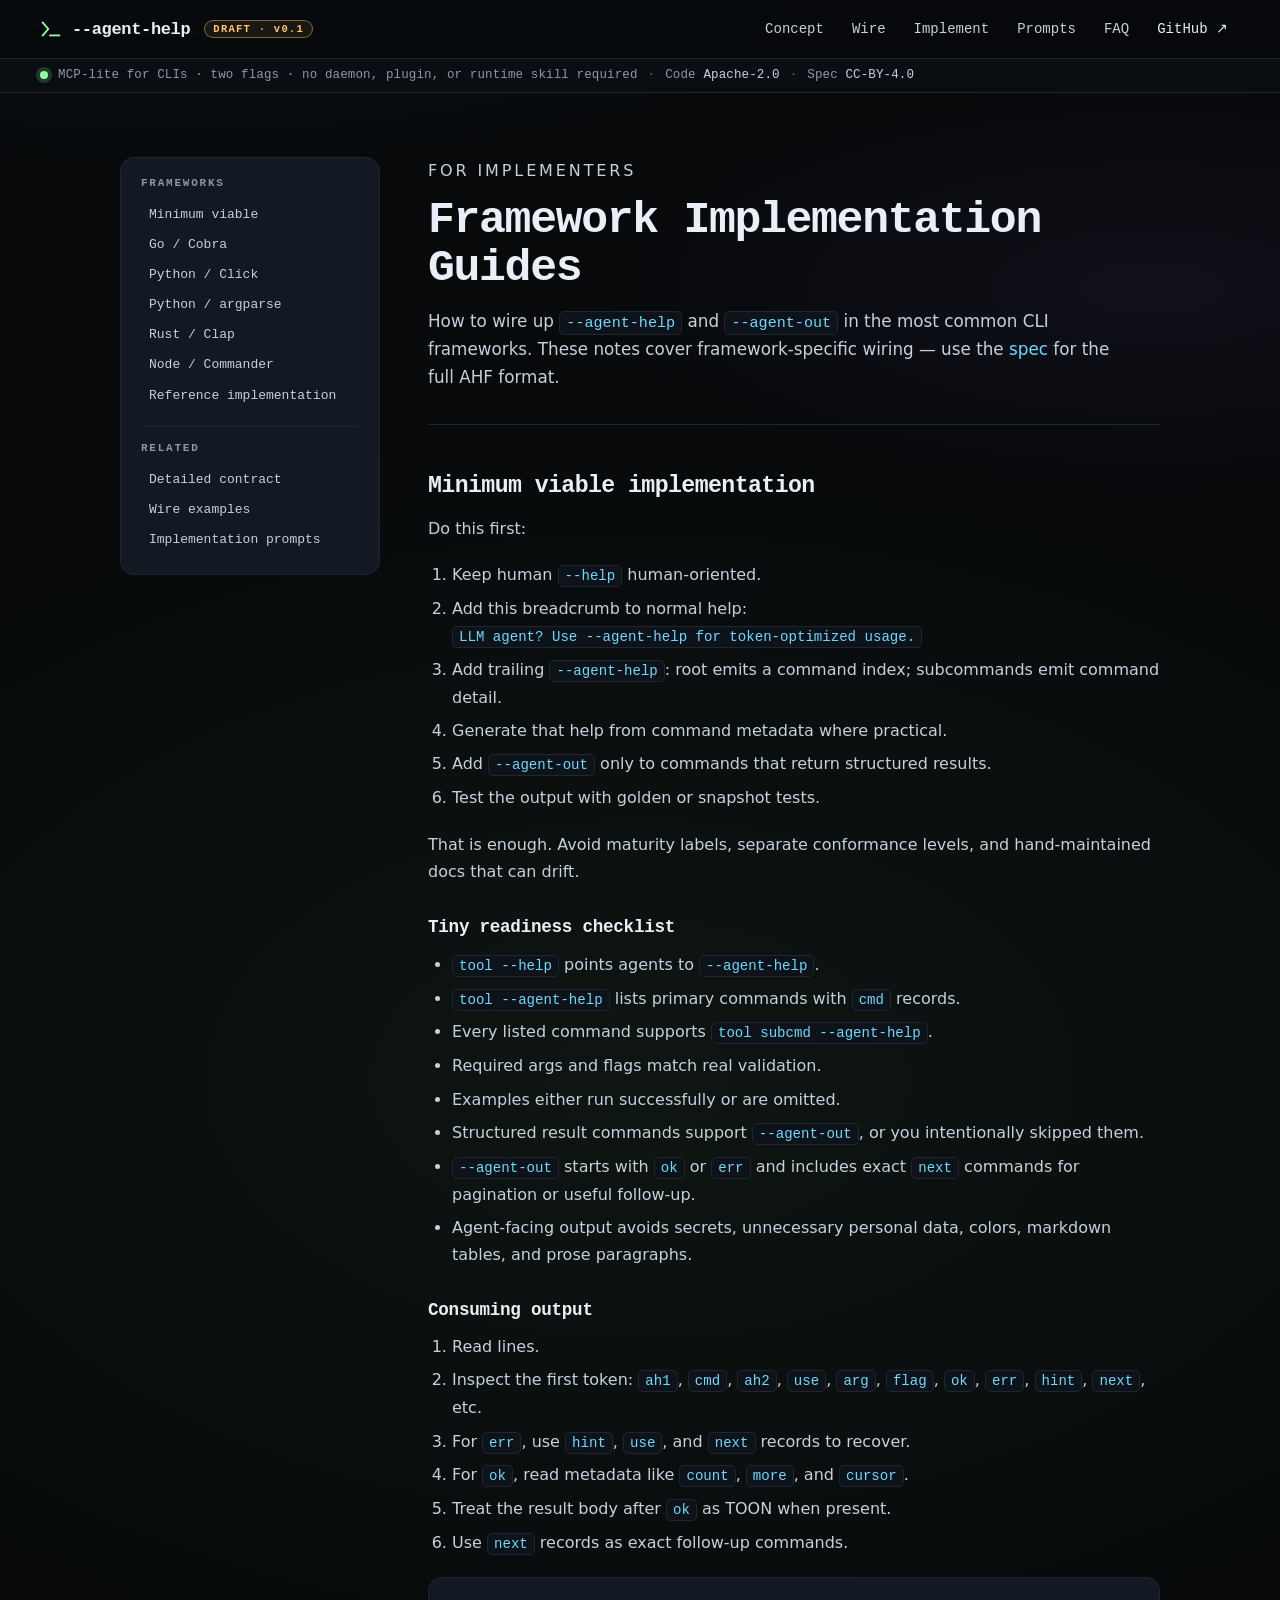
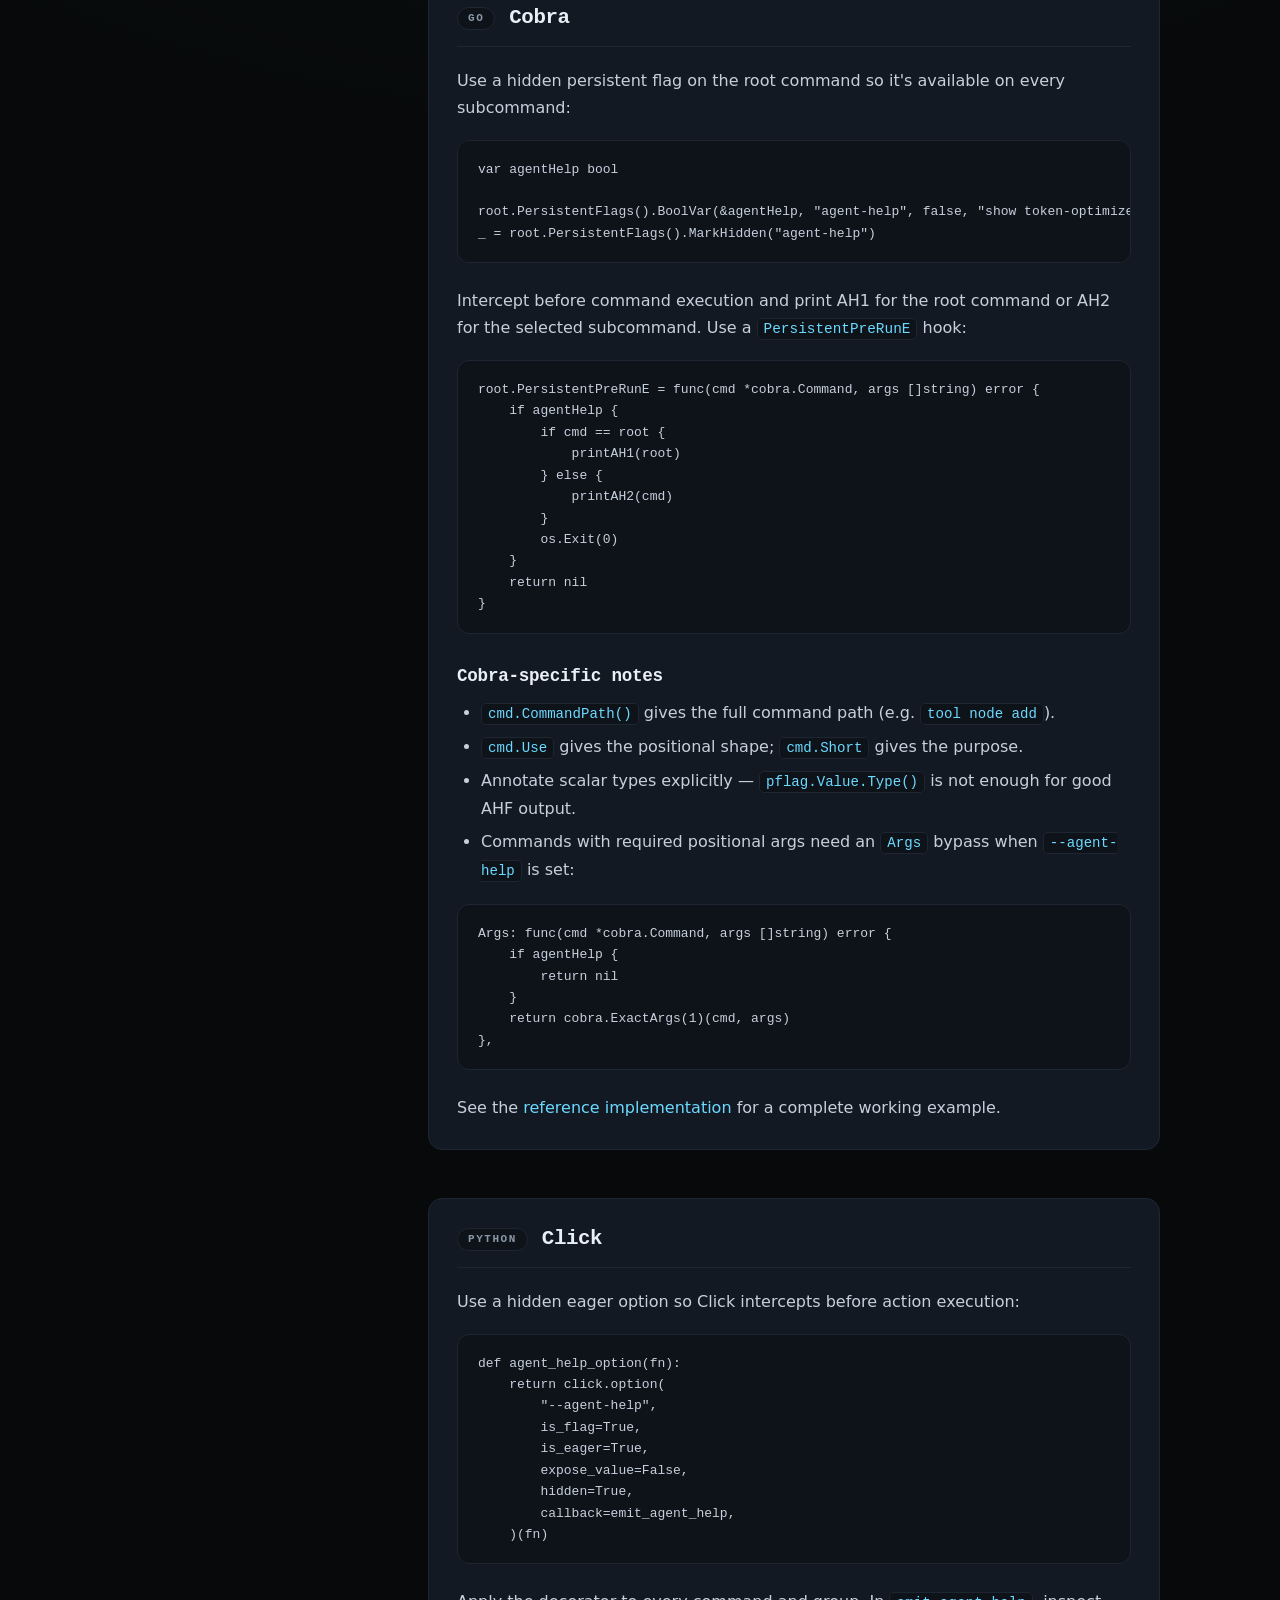
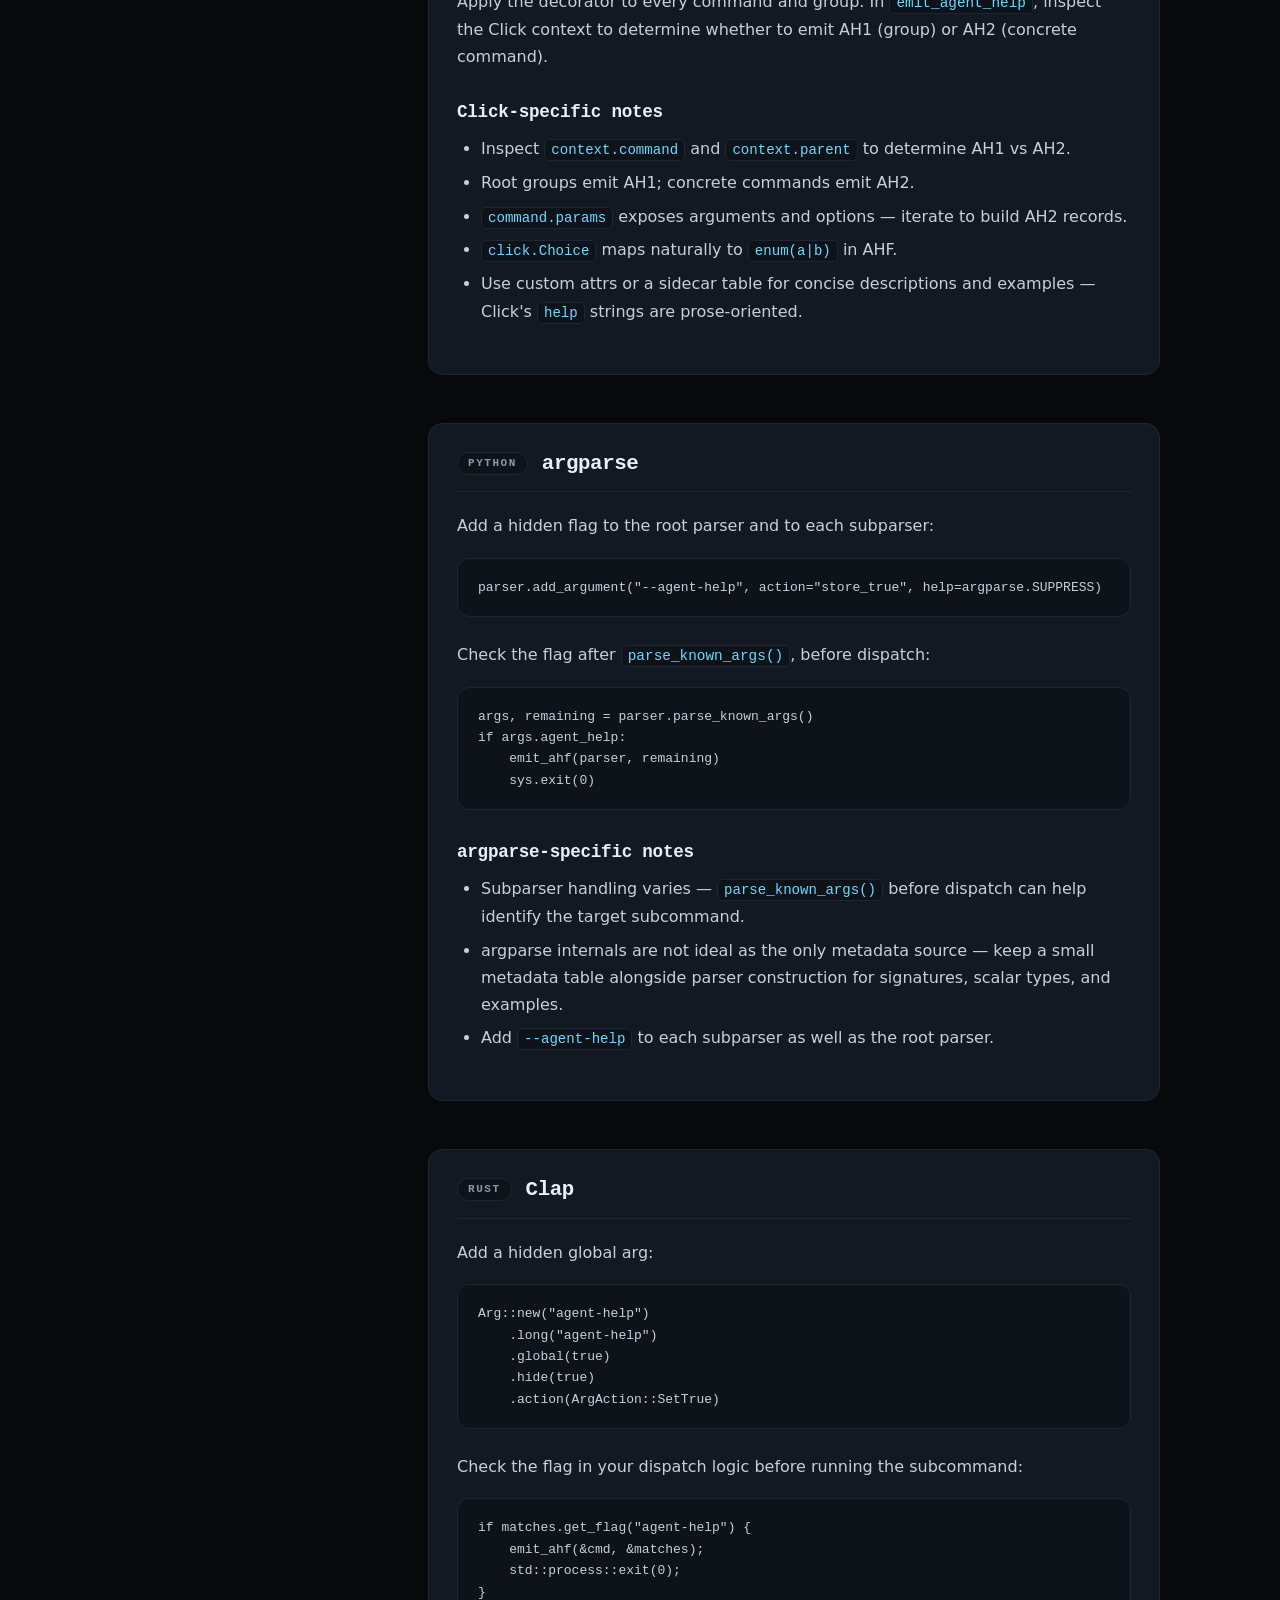
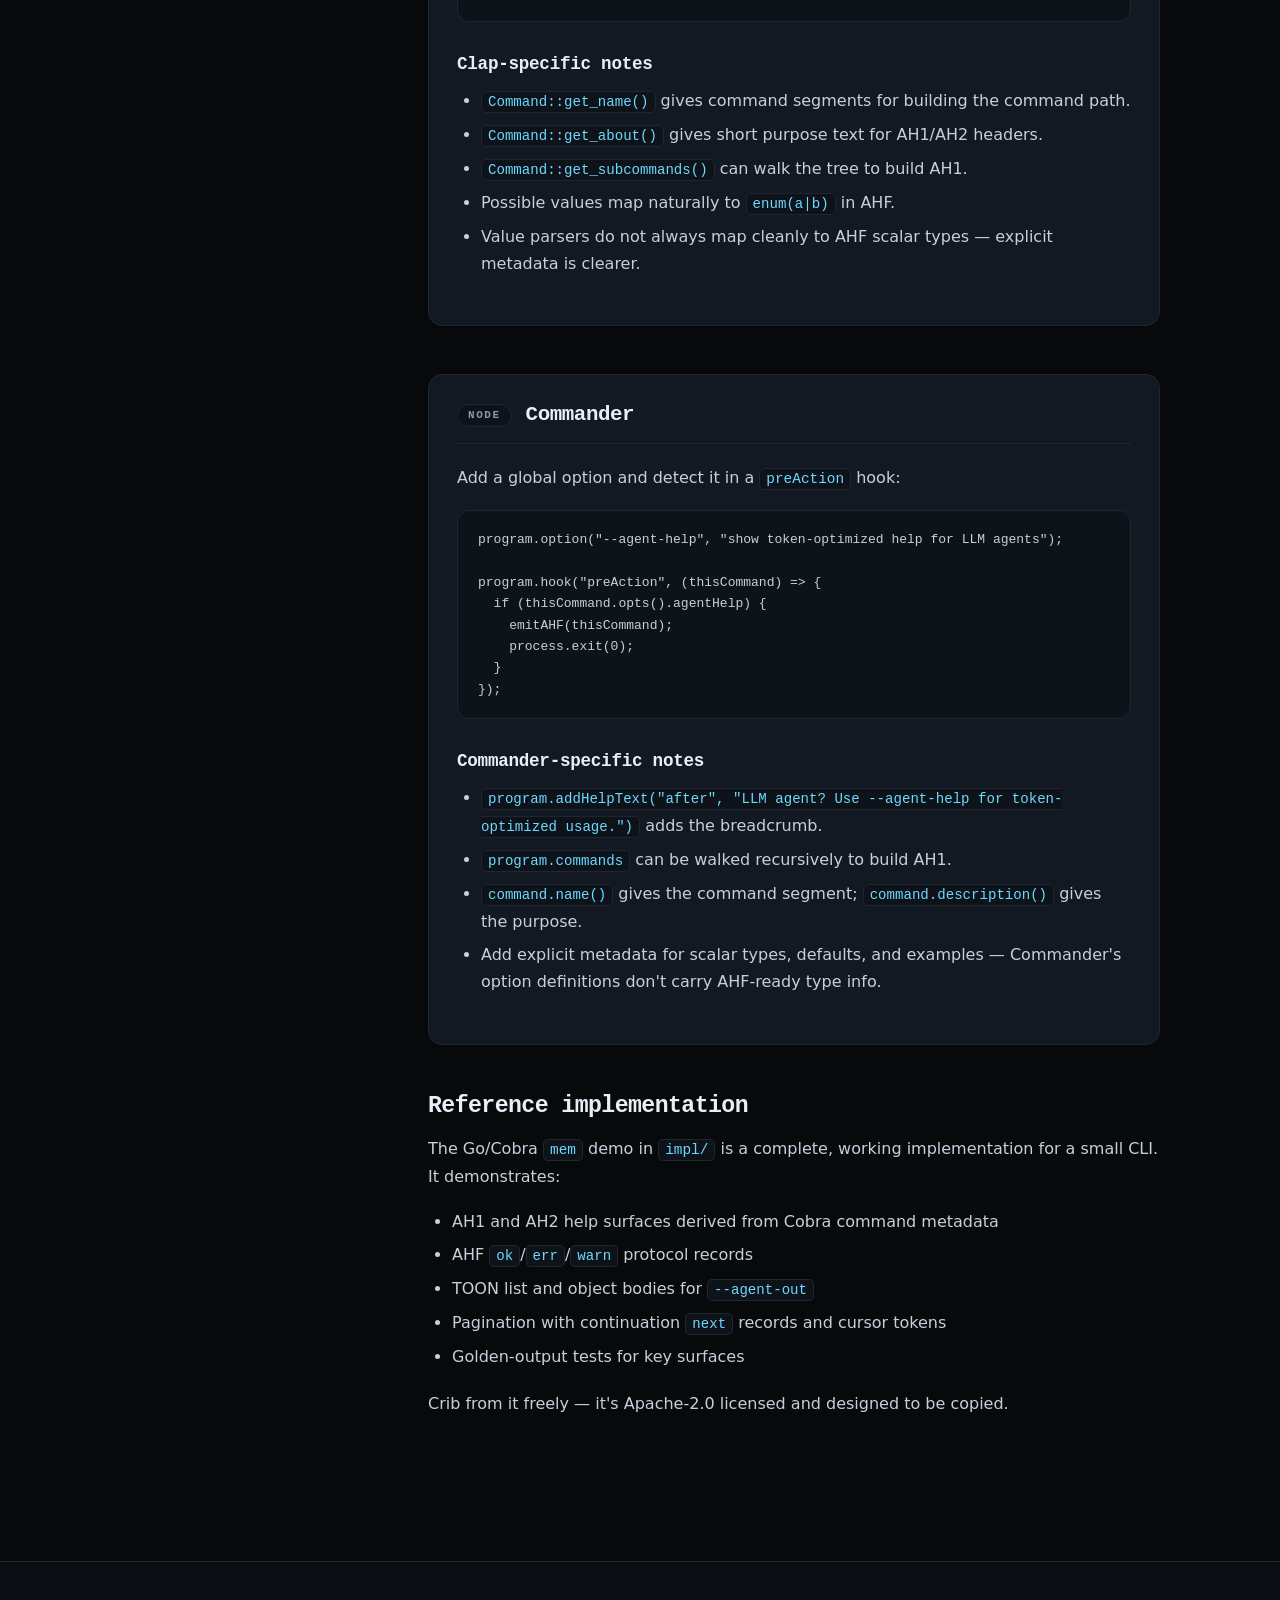
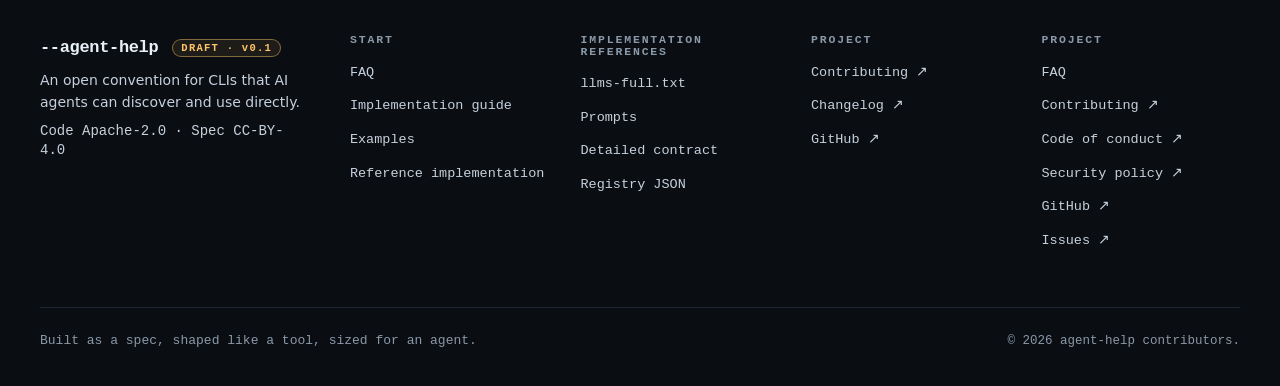
<file: site/docs/implementation-guides.html>
<!doctype html>
<html lang="en" data-theme="dark">
<head>
  <meta charset="utf-8">
  <meta name="viewport" content="width=device-width, initial-scale=1">
  <title>Framework Implementation Guides — agent-help</title>
  <meta name="description" content="How to add --agent-help and --agent-out to your CLI in Go/Cobra, Python/Click, Python/argparse, Rust/Clap, and Node/Commander.">
  <link rel="canonical" href="https://zate.github.io/agent-help/docs/implementation-guides.html">
  <link rel="stylesheet" href="../styles.css">
</head>
<body>
  <a class="skip" href="#main">Skip to content</a>

  <header class="topbar" role="banner">
    <a class="brand" href="https://zate.github.io/agent-help/" aria-label="agent-help home">
      <svg class="brand-mark" width="22" height="22" viewBox="0 0 24 24" aria-hidden="true">
        <path d="M3 5 L9 12 L3 19" fill="none" stroke="currentColor" stroke-width="2" stroke-linecap="square" stroke-linejoin="miter"/>
        <line x1="11" y1="19" x2="21" y2="19" stroke="currentColor" stroke-width="2" stroke-linecap="square"/>
      </svg>
      <span class="brand-name">--agent-help</span>
      <span class="brand-status" title="Draft v0.1">DRAFT&nbsp;·&nbsp;v0.1</span>
    </a>
    <nav class="topnav" aria-label="Primary">
      <a href="https://zate.github.io/agent-help/#concept">Concept</a>
      <a href="https://zate.github.io/agent-help/#wire">Wire</a>
      <a href="https://zate.github.io/agent-help/#implement">Implement</a>
      <a href="../prompts.html">Prompts</a>
      <a href="https://zate.github.io/agent-help/faq.html">FAQ</a>
      <a class="external" href="https://github.com/Zate/agent-help" rel="noopener">GitHub&nbsp;↗</a>
    </nav>
  </header>

  <div class="statusbar" aria-label="Status">
    <span class="dot"></span>
    <span>MCP-lite for CLIs · two flags · no daemon, plugin, or runtime skill required</span>
    <span class="sep">·</span>
    <span>Code <a href="../../LICENSE">Apache-2.0</a></span>
    <span class="sep">·</span>
    <span>Spec <a href="../../LICENSE-DOCS">CC-BY-4.0</a></span>
  </div>

  <main id="main">
    <div class="doc-wrap" style="max-width: var(--max); margin: 0 auto; padding-left: var(--pad); padding-right: var(--pad);">

      <nav class="doc-toc" aria-label="Page contents">
        <p class="doc-toc-heading">Frameworks</p>
        <ul>
          <li><a href="#shared">Minimum viable</a></li>
          <li><a href="#cobra">Go / Cobra</a></li>
          <li><a href="#click">Python / Click</a></li>
          <li><a href="#argparse">Python / argparse</a></li>
          <li><a href="#clap">Rust / Clap</a></li>
          <li><a href="#commander">Node / Commander</a></li>
          <li><a href="#refimpl">Reference implementation</a></li>
        </ul>
        <div style="margin-top:16px;padding-top:16px;border-top:1px solid var(--line);">
          <p class="doc-toc-heading">Related</p>
          <ul>
              <li><a href="https://zate.github.io/agent-help/spec.html">Detailed contract</a></li>
            <li><a href="https://zate.github.io/agent-help/examples/">Wire examples</a></li>
            <li><a href="https://zate.github.io/agent-help/prompts.html">Implementation prompts</a></li>
          </ul>
        </div>
      </nav>

      <article class="doc-body">
        <header class="doc-header">
          <p class="eyebrow">For implementers</p>
          <h1>Framework Implementation Guides</h1>
          <p class="doc-lede">How to wire up <code>--agent-help</code> and <code>--agent-out</code> in the most common CLI frameworks. These notes cover framework-specific wiring — use the <a href="https://zate.github.io/agent-help/spec.html">spec</a> for the full AHF format.</p>
        </header>

        <!-- SHARED PATTERN -->
        <div id="shared">
          <h2>Minimum viable implementation</h2>
          <p>Do this first:</p>
          <ol>
            <li>Keep human <code>--help</code> human-oriented.</li>
            <li>Add this breadcrumb to normal help:<br><code>LLM agent? Use --agent-help for token-optimized usage.</code></li>
            <li>Add trailing <code>--agent-help</code>: root emits a command index; subcommands emit command detail.</li>
            <li>Generate that help from command metadata where practical.</li>
            <li>Add <code>--agent-out</code> only to commands that return structured results.</li>
            <li>Test the output with golden or snapshot tests.</li>
          </ol>
          <p>That is enough. Avoid maturity labels, separate conformance levels, and hand-maintained docs that can drift.</p>

          <h3>Tiny readiness checklist</h3>
          <ul>
            <li><code>tool --help</code> points agents to <code>--agent-help</code>.</li>
            <li><code>tool --agent-help</code> lists primary commands with <code>cmd</code> records.</li>
            <li>Every listed command supports <code>tool subcmd --agent-help</code>.</li>
            <li>Required args and flags match real validation.</li>
            <li>Examples either run successfully or are omitted.</li>
            <li>Structured result commands support <code>--agent-out</code>, or you intentionally skipped them.</li>
            <li><code>--agent-out</code> starts with <code>ok</code> or <code>err</code> and includes exact <code>next</code> commands for pagination or useful follow-up.</li>
            <li>Agent-facing output avoids secrets, unnecessary personal data, colors, markdown tables, and prose paragraphs.</li>
          </ul>

          <h3>Consuming output</h3>
          <ol>
            <li>Read lines.</li>
            <li>Inspect the first token: <code>ah1</code>, <code>cmd</code>, <code>ah2</code>, <code>use</code>, <code>arg</code>, <code>flag</code>, <code>ok</code>, <code>err</code>, <code>hint</code>, <code>next</code>, etc.</li>
            <li>For <code>err</code>, use <code>hint</code>, <code>use</code>, and <code>next</code> records to recover.</li>
            <li>For <code>ok</code>, read metadata like <code>count</code>, <code>more</code>, and <code>cursor</code>.</li>
            <li>Treat the result body after <code>ok</code> as TOON when present.</li>
            <li>Use <code>next</code> records as exact follow-up commands.</li>
          </ol>
        </div>

        <!-- Note: content below is kept in sync with docs/IMPLEMENTATION_GUIDES.md -->

        <!-- COBRA -->
        <div class="fw-section" id="cobra">
          <div class="fw-section-head">
            <span class="fw-section-lang">Go</span>
            <h2>Cobra</h2>
          </div>
          <p>Use a hidden persistent flag on the root command so it's available on every subcommand:</p>
          <pre><code>var agentHelp bool

root.PersistentFlags().BoolVar(&amp;agentHelp, "agent-help", false, "show token-optimized help for LLM agents")
_ = root.PersistentFlags().MarkHidden("agent-help")</code></pre>
          <p>Intercept before command execution and print AH1 for the root command or AH2 for the selected subcommand. Use a <code>PersistentPreRunE</code> hook:</p>
          <pre><code>root.PersistentPreRunE = func(cmd *cobra.Command, args []string) error {
    if agentHelp {
        if cmd == root {
            printAH1(root)
        } else {
            printAH2(cmd)
        }
        os.Exit(0)
    }
    return nil
}</code></pre>
          <h3>Cobra-specific notes</h3>
          <ul>
            <li><code>cmd.CommandPath()</code> gives the full command path (e.g. <code>tool node add</code>).</li>
            <li><code>cmd.Use</code> gives the positional shape; <code>cmd.Short</code> gives the purpose.</li>
            <li>Annotate scalar types explicitly — <code>pflag.Value.Type()</code> is not enough for good AHF output.</li>
            <li>Commands with required positional args need an <code>Args</code> bypass when <code>--agent-help</code> is set:</li>
          </ul>
          <pre><code>Args: func(cmd *cobra.Command, args []string) error {
    if agentHelp {
        return nil
    }
    return cobra.ExactArgs(1)(cmd, args)
},</code></pre>
          <p>See the <a href="https://zate.github.io/agent-help/impl/">reference implementation</a> for a complete working example.</p>
        </div>

        <!-- CLICK -->
        <div class="fw-section" id="click">
          <div class="fw-section-head">
            <span class="fw-section-lang">Python</span>
            <h2>Click</h2>
          </div>
          <p>Use a hidden eager option so Click intercepts before action execution:</p>
          <pre><code>def agent_help_option(fn):
    return click.option(
        "--agent-help",
        is_flag=True,
        is_eager=True,
        expose_value=False,
        hidden=True,
        callback=emit_agent_help,
    )(fn)</code></pre>
          <p>Apply the decorator to every command and group. In <code>emit_agent_help</code>, inspect the Click context to determine whether to emit AH1 (group) or AH2 (concrete command).</p>
          <h3>Click-specific notes</h3>
          <ul>
            <li>Inspect <code>context.command</code> and <code>context.parent</code> to determine AH1 vs AH2.</li>
            <li>Root groups emit AH1; concrete commands emit AH2.</li>
            <li><code>command.params</code> exposes arguments and options — iterate to build AH2 records.</li>
            <li><code>click.Choice</code> maps naturally to <code>enum(a|b)</code> in AHF.</li>
            <li>Use custom attrs or a sidecar table for concise descriptions and examples — Click's <code>help</code> strings are prose-oriented.</li>
          </ul>
        </div>

        <!-- ARGPARSE -->
        <div class="fw-section" id="argparse">
          <div class="fw-section-head">
            <span class="fw-section-lang">Python</span>
            <h2>argparse</h2>
          </div>
          <p>Add a hidden flag to the root parser and to each subparser:</p>
          <pre><code>parser.add_argument("--agent-help", action="store_true", help=argparse.SUPPRESS)</code></pre>
          <p>Check the flag after <code>parse_known_args()</code>, before dispatch:</p>
          <pre><code>args, remaining = parser.parse_known_args()
if args.agent_help:
    emit_ahf(parser, remaining)
    sys.exit(0)</code></pre>
          <h3>argparse-specific notes</h3>
          <ul>
            <li>Subparser handling varies — <code>parse_known_args()</code> before dispatch can help identify the target subcommand.</li>
            <li>argparse internals are not ideal as the only metadata source — keep a small metadata table alongside parser construction for signatures, scalar types, and examples.</li>
            <li>Add <code>--agent-help</code> to each subparser as well as the root parser.</li>
          </ul>
        </div>

        <!-- CLAP -->
        <div class="fw-section" id="clap">
          <div class="fw-section-head">
            <span class="fw-section-lang">Rust</span>
            <h2>Clap</h2>
          </div>
          <p>Add a hidden global arg:</p>
          <pre><code>Arg::new("agent-help")
    .long("agent-help")
    .global(true)
    .hide(true)
    .action(ArgAction::SetTrue)</code></pre>
          <p>Check the flag in your dispatch logic before running the subcommand:</p>
          <pre><code>if matches.get_flag("agent-help") {
    emit_ahf(&amp;cmd, &amp;matches);
    std::process::exit(0);
}</code></pre>
          <h3>Clap-specific notes</h3>
          <ul>
            <li><code>Command::get_name()</code> gives command segments for building the command path.</li>
            <li><code>Command::get_about()</code> gives short purpose text for AH1/AH2 headers.</li>
            <li><code>Command::get_subcommands()</code> can walk the tree to build AH1.</li>
            <li>Possible values map naturally to <code>enum(a|b)</code> in AHF.</li>
            <li>Value parsers do not always map cleanly to AHF scalar types — explicit metadata is clearer.</li>
          </ul>
        </div>

        <!-- COMMANDER -->
        <div class="fw-section" id="commander">
          <div class="fw-section-head">
            <span class="fw-section-lang">Node</span>
            <h2>Commander</h2>
          </div>
          <p>Add a global option and detect it in a <code>preAction</code> hook:</p>
          <pre><code>program.option("--agent-help", "show token-optimized help for LLM agents");

program.hook("preAction", (thisCommand) =&gt; {
  if (thisCommand.opts().agentHelp) {
    emitAHF(thisCommand);
    process.exit(0);
  }
});</code></pre>
          <h3>Commander-specific notes</h3>
          <ul>
            <li><code>program.addHelpText("after", "LLM agent? Use --agent-help for token-optimized usage.")</code> adds the breadcrumb.</li>
            <li><code>program.commands</code> can be walked recursively to build AH1.</li>
            <li><code>command.name()</code> gives the command segment; <code>command.description()</code> gives the purpose.</li>
            <li>Add explicit metadata for scalar types, defaults, and examples — Commander's option definitions don't carry AHF-ready type info.</li>
          </ul>
        </div>

        <!-- REF IMPL -->
        <div id="refimpl">
          <h2>Reference implementation</h2>
          <p>The Go/Cobra <code>mem</code> demo in <a href="../../impl/"><code>impl/</code></a> is a complete, working implementation for a small CLI. It demonstrates:</p>
          <ul>
            <li>AH1 and AH2 help surfaces derived from Cobra command metadata</li>
            <li>AHF <code>ok</code>/<code>err</code>/<code>warn</code> protocol records</li>
            <li>TOON list and object bodies for <code>--agent-out</code></li>
            <li>Pagination with continuation <code>next</code> records and cursor tokens</li>
            <li>Golden-output tests for key surfaces</li>
          </ul>
          <p>Crib from it freely — it's Apache-2.0 licensed and designed to be copied.</p>
        </div>

      </article>
    </div>
  </main>

  <footer class="site-foot" role="contentinfo">
    <div class="foot-grid">
      <div class="foot-col foot-brand">
        <div class="brand">
          <span class="brand-name">--agent-help</span>
          <span class="brand-status">DRAFT&nbsp;·&nbsp;v0.1</span>
        </div>
        <p>An open convention for CLIs that AI agents can discover and use directly.</p>
        <p class="foot-mini">Code <a href="../../LICENSE">Apache-2.0</a> · Spec <a href="../../LICENSE-DOCS">CC-BY-4.0</a></p>
      </div>
      <div class="foot-col">
        <p class="foot-heading">Start</p>
        <ul>
          <li><a href="../faq.html">FAQ</a></li>
          <li><a href="implementation-guides.html" aria-current="page">Implementation guide</a></li>
          <li><a href="../examples/">Examples</a></li>
          <li><a href="../../impl/">Reference implementation</a></li>
        </ul>
      </div>
      <div class="foot-col">
        <p class="foot-heading">Implementation references</p>
        <ul>
          <li><a href="../../llms-full.txt">llms-full.txt</a></li>
          <li><a href="../prompts.html">Prompts</a></li>
          <li><a href="../spec.html">Detailed contract</a></li>
          <li><a href="../../spec/ahf-v0.1.json">Registry JSON</a></li>
        </ul>
      </div>
      <div class="foot-col">
        <p class="foot-heading">Project</p>
        <ul>
          <li><a href="https://github.com/Zate/agent-help/blob/main/CONTRIBUTING.md" rel="noopener">Contributing ↗</a></li>
          <li><a href="https://github.com/Zate/agent-help/blob/main/CHANGELOG.md" rel="noopener">Changelog ↗</a></li>
          <li><a href="https://github.com/Zate/agent-help" rel="noopener">GitHub&nbsp;↗</a></li>
        </ul>
      </div>
      <div class="foot-col">
        <p class="foot-heading">Project</p>
        <ul>
          <li><a href="../faq.html">FAQ</a></li>
          <li><a href="https://github.com/Zate/agent-help/blob/main/CONTRIBUTING.md" rel="noopener">Contributing ↗</a></li>
          <li><a href="https://github.com/Zate/agent-help/blob/main/CODE_OF_CONDUCT.md" rel="noopener">Code of conduct ↗</a></li>
          <li><a href="https://github.com/Zate/agent-help/blob/main/SECURITY.md" rel="noopener">Security policy ↗</a></li>
          <li><a href="https://github.com/Zate/agent-help" rel="noopener">GitHub&nbsp;↗</a></li>
          <li><a href="https://github.com/Zate/agent-help/issues" rel="noopener">Issues&nbsp;↗</a></li>
        </ul>
      </div>
    </div>
    <div class="foot-sig">
      <p>Built as a spec, shaped like a tool, sized for an agent.</p>
      <p class="foot-mini">© 2026 agent-help contributors.</p>
    </div>
  </footer>
  <script src="../copy.js"></script>
</body>
</html>
</file>
<file: site/styles.css>
/* =============================================================
   agent-help — site styles
   A spec-launch aesthetic: IETF/W3C-draft credibility meets
   modern dev-launch energy. Mono-heavy, line-record forward.
   ============================================================= */

:root {
  color-scheme: dark;

  /* surfaces */
  --bg:           #07090b;
  --bg-soft:      #0a0e13;
  --bg-elev:      #0e131a;
  --panel:        #131922;
  --panel-2:      #182030;
  --line:         #1d2632;
  --line-strong:  #2a3645;

  /* ink */
  --ink:          #e9eff7;
  --ink-soft:     #c6d0dc;
  --muted:        #8a98a8;
  --dim:          #5a6675;

  /* accents */
  --green:        #8effa0;     /* terminal green — agent record */
  --green-soft:   rgba(142,255,160,.16);
  --cyan:         #6cd9ff;
  --amber:        #ffc56b;     /* status / draft */
  --rose:         #ff7a93;     /* err / risk */
  --violet:       #a589ff;

  /* type */
  --mono: "JetBrains Mono", "Berkeley Mono", "SF Mono", ui-monospace, SFMono-Regular, Menlo, Monaco, Consolas, monospace;
  --sans: "Inter", -apple-system, "Segoe UI", system-ui, "Helvetica Neue", Arial, sans-serif;

  /* rhythm */
  --radius: 14px;
  --radius-lg: 22px;
  --gap: 24px;
  --shadow: 0 24px 60px -28px rgba(0,0,0,.7), 0 1px 0 rgba(255,255,255,.02) inset;

  /* layout */
  --max: 1200px;
  --pad: clamp(20px, 4vw, 40px);
}

* { box-sizing: border-box; }

html { scroll-behavior: smooth; }

body {
  margin: 0;
  background:
    radial-gradient(ellipse 80rem 28rem at 14% -6rem, rgba(108,217,255,.07), transparent 60%),
    radial-gradient(ellipse 60rem 22rem at 90% 18rem, rgba(165,137,255,.06), transparent 60%),
    radial-gradient(ellipse 100rem 60rem at 50% 120vh, rgba(142,255,160,.05), transparent 70%),
    var(--bg);
  color: var(--ink);
  font: 16px/1.6 var(--sans);
  -webkit-font-smoothing: antialiased;
  text-rendering: optimizeLegibility;
}

img, svg { display: block; max-width: 100%; }

a { color: var(--cyan); text-decoration: none; }
a:hover { color: var(--green); }

::selection { background: var(--green-soft); color: var(--ink); }

.skip {
  position: absolute; left: -9999px;
  background: var(--green); color: #07100d;
  padding: 8px 12px; border-radius: 8px;
  font: 700 14px/1 var(--mono);
}
.skip:focus { left: 12px; top: 12px; z-index: 1000; }

/* ============================  TOPBAR  ============================ */

.topbar {
  position: sticky; top: 0; z-index: 50;
  display: flex; align-items: center; justify-content: space-between;
  gap: 16px;
  padding: 14px var(--pad);
  background: rgba(7, 9, 11, .82);
  backdrop-filter: saturate(140%) blur(10px);
  -webkit-backdrop-filter: saturate(140%) blur(10px);
  border-bottom: 1px solid var(--line);
}

.brand {
  display: inline-flex; align-items: center; gap: 10px;
  color: var(--ink); text-decoration: none;
}
.brand-mark { color: var(--green); }
.brand-name {
  font: 700 17px/1 var(--mono);
  letter-spacing: -0.02em;
  color: var(--ink);
}
.brand-status {
  display: inline-block;
  margin-left: 4px;
  padding: 3px 8px;
  border: 1px solid rgba(255,197,107,.45);
  background: rgba(255,197,107,.08);
  color: var(--amber);
  font: 600 10.5px/1 var(--mono);
  letter-spacing: .12em;
  border-radius: 999px;
  white-space: nowrap;
}

.topnav {
  display: flex; align-items: center; gap: 4px;
  font: 500 14px/1 var(--mono);
}
.topnav a {
  padding: 8px 12px;
  border-radius: 8px;
  color: var(--ink-soft);
  transition: background .15s ease, color .15s ease;
}
.topnav a:hover { background: var(--panel); color: var(--ink); }
.topnav a.external { color: var(--ink); }

/* ============================  STATUS BAR  ============================ */

.statusbar {
  display: flex; flex-wrap: wrap; align-items: center; gap: 10px;
  padding: 10px var(--pad);
  background: var(--bg-soft);
  border-bottom: 1px solid var(--line);
  color: var(--muted);
  font: 500 12.5px/1 var(--mono);
  letter-spacing: .01em;
}
.statusbar a { color: var(--ink-soft); }
.statusbar a:hover { color: var(--green); }
.statusbar .sep { color: var(--dim); }
.statusbar .dot {
  width: 8px; height: 8px; border-radius: 50%;
  background: var(--green);
  box-shadow: 0 0 0 4px rgba(142,255,160,.18);
}
.statusbar time { color: var(--ink-soft); }

/* ============================  MAIN LAYOUT  ============================ */

main { width: 100%; max-width: var(--max); margin: 0 auto; padding: 0 var(--pad); }

.section { padding: 96px 0; border-top: 1px solid var(--line); }
.section:first-of-type { border-top: 0; }

.section-head { margin-bottom: 48px; max-width: 760px; }
.section-num {
  margin: 0 0 14px;
  font: 600 12.5px/1 var(--mono);
  letter-spacing: .18em;
  color: var(--green);
  text-transform: uppercase;
}
.section h2 {
  margin: 0 0 14px;
  font: 700 clamp(1.9rem, 3.6vw, 2.6rem)/1.08 var(--mono);
  letter-spacing: -0.03em;
  color: var(--ink);
}
.section-lede {
  margin: 0;
  font: 400 1.075rem/1.6 var(--sans);
  color: var(--ink-soft);
  max-width: 64ch;
}
.section-lede code { color: var(--cyan); }

.eyebrow {
  margin: 0 0 18px;
  font: 600 12.5px/1 var(--mono);
  letter-spacing: .18em;
  color: var(--green);
  text-transform: uppercase;
}

/* ============================  HERO  ============================ */

.hero {
  display: grid;
  grid-template-columns: minmax(0, 1.05fr) minmax(360px, 1fr);
  gap: 56px;
  align-items: center;
  padding: 88px 0 96px;
  border-top: 0;
}

.hero-title {
  margin: 0 0 22px;
  font: 700 clamp(2.6rem, 6.8vw, 5.2rem)/0.96 var(--mono);
  letter-spacing: -0.06em;
  color: var(--ink);
}
.hero-title .word { display: block; }
.hero-title .accent {
  color: var(--green);
  text-shadow: 0 0 50px rgba(142,255,160,.22);
}

.hero-sub {
  margin: 0 0 32px;
  font: 400 clamp(1.1rem, 1.4vw, 1.25rem)/1.55 var(--sans);
  color: var(--ink-soft);
  max-width: 60ch;
}
.hero-sub strong { color: var(--ink); }

.hero-actions {
  display: flex; flex-wrap: wrap; gap: 12px;
  margin-bottom: 36px;
}

.cta {
  display: inline-flex; align-items: center; gap: 8px;
  padding: 12px 20px;
  border-radius: 999px;
  border: 1px solid var(--line-strong);
  background: var(--panel);
  color: var(--ink);
  font: 600 14px/1 var(--mono);
  letter-spacing: .01em;
  transition: transform .12s ease, background .15s ease, border-color .15s ease, color .15s ease;
}
.cta:hover { background: var(--panel-2); border-color: var(--green); color: var(--green); transform: translateY(-1px); }
.cta.primary {
  background: var(--green);
  border-color: var(--green);
  color: #07100d;
  box-shadow: 0 14px 32px -14px rgba(142,255,160,.65);
}
.cta.primary:hover { background: #a3ffb1; border-color: #a3ffb1; color: #07100d; }
.cta.ghost { background: transparent; }
.cta.small { padding: 8px 14px; font-size: 12.5px; }

.hero-meta {
  display: grid; grid-template-columns: repeat(2, minmax(0,1fr));
  gap: 18px 36px; max-width: 580px;
  border-top: 1px solid var(--line);
  padding-top: 22px;
  margin: 0;
}
.hero-meta div { display: grid; gap: 4px; }
.hero-meta dt { font: 600 11.5px/1 var(--mono); letter-spacing: .14em; color: var(--muted); text-transform: uppercase; }
.hero-meta dd { margin: 0; font: 500 14.5px/1.3 var(--mono); color: var(--ink); }

/* hero terminal */
.hero-demo { min-width: 0; }

.terminal {
  border: 1px solid var(--line-strong);
  background: linear-gradient(180deg, var(--panel), var(--bg-elev) 80%);
  border-radius: var(--radius);
  box-shadow: var(--shadow);
  overflow: hidden;
}
.term-chrome {
  display: flex; align-items: center; gap: 8px;
  padding: 10px 14px;
  background: rgba(255,255,255,.02);
  border-bottom: 1px solid var(--line);
}
.t-dot { width: 11px; height: 11px; border-radius: 50%; display: inline-block; }
.t-red    { background: #ff5f57; }
.t-yellow { background: #febc2e; }
.t-green  { background: #28c840; }
.term-title {
  margin: 0 0 0 12px;
  font: 500 12px/1 var(--mono);
  color: var(--muted);
}
.term-body {
  margin: 0;
  padding: 22px 24px;
  background: transparent;
  border: 0;
  font: 13.5px/1.65 var(--mono);
  color: var(--ink-soft);
  white-space: pre;
  overflow-x: auto;
}
.term-body code { color: inherit; }

/* syntax */
.muted, .dim { color: var(--dim); }
.prompt { color: var(--muted); }
.bin { color: var(--ink); font-weight: 600; }
.flag { color: var(--amber); }
.kv { color: var(--cyan); }
.str { color: var(--amber); }
.json-k { color: var(--cyan); }
.json-s { color: var(--amber); }
.json-n { color: var(--violet); }
.strong { color: var(--ink); font-weight: 600; }

.rec { color: var(--green); font-weight: 600; }
.rec.more { color: var(--cyan); }
.rec.next { color: var(--violet); }
.rec.err  { color: var(--rose); }
.status-ok  { color: var(--green); font-weight: 700; }
.status-err { color: var(--rose); font-weight: 700; }
.ah-arg { color: var(--cyan); }
.ah-flag { color: var(--amber); }

/* code blocks shared */
pre.block, pre.mini, pre.url {
  margin: 0;
  background: var(--bg-elev);
  border: 1px solid var(--line);
  border-radius: 12px;
  padding: 16px 18px;
  font: 13px/1.65 var(--mono);
  color: var(--ink-soft);
  overflow-x: auto;
  white-space: pre;
}
pre.mini { font-size: 12.5px; padding: 14px 16px; white-space: pre-wrap; overflow-wrap: anywhere; }
pre.url { font-size: 12px; white-space: pre-wrap; overflow-wrap: anywhere; color: var(--ink-soft); }
code { font-family: var(--mono); font-size: .94em; color: inherit; }

/* ============================  CONCEPT — three modes  ============================ */

.modes {
  display: grid;
  grid-template-columns: repeat(3, minmax(0, 1fr));
  gap: 16px;
}

.mode {
  background: var(--panel);
  border: 1px solid var(--line);
  border-radius: var(--radius);
  padding: 22px 22px 18px;
  display: flex; flex-direction: column; gap: 14px;
  min-width: 0;
}
.mode header { display: grid; gap: 8px; }
.mode h3 { margin: 0; font: 700 1.3rem/1.1 var(--mono); letter-spacing: -0.02em; color: var(--ink); }
.mode p { margin: 0; color: var(--ink-soft); font-size: .95rem; }
.mode-pill {
  display: inline-flex; align-items: center; justify-content: center;
  width: 30px; height: 30px;
  border-radius: 8px;
  background: rgba(255,255,255,.04);
  color: var(--muted);
  font: 700 11.5px/1 var(--mono);
  letter-spacing: .08em;
}
.mode-pill.accent { background: var(--green-soft); color: var(--green); }
.mode-flag {
  font: 600 12px/1.4 var(--mono);
  color: var(--muted);
  padding: 4px 8px;
  background: rgba(255,255,255,.03);
  border: 1px dashed var(--line);
  border-radius: 6px;
  display: inline-block;
  width: fit-content;
}
.mode-flag.accent { color: var(--green); border-color: rgba(142,255,160,.4); background: var(--green-soft); border-style: solid; }

.mode footer { margin-top: auto; padding-top: 6px; border-top: 1px dashed var(--line); }
.metric { font: 600 12px/1 var(--mono); color: var(--muted); letter-spacing: .04em; }
.metric.accent { color: var(--green); }

.mode.highlight {
  border-color: rgba(142,255,160,.3);
  background:
    linear-gradient(180deg, rgba(142,255,160,.05), transparent 35%),
    var(--panel);
  box-shadow: 0 0 0 1px rgba(142,255,160,.06), 0 18px 40px -22px rgba(142,255,160,.15);
}

.hint {
  margin: 24px 0 0;
  font: 500 13px/1.55 var(--mono);
  color: var(--muted);
}

/* ============================  WIRE — layers  ============================ */

.layers {
  display: grid;
  grid-template-columns: repeat(2, minmax(0,1fr));
  gap: 18px;
}
.layer {
  background: var(--panel);
  border: 1px solid var(--line);
  border-radius: var(--radius);
  padding: 26px;
  display: flex; flex-direction: column; gap: 16px;
  min-width: 0;
}
.layer-head { display: flex; align-items: center; gap: 12px; flex-wrap: wrap; }
.layer h3 { margin: 0; font: 700 1.35rem/1.15 var(--mono); letter-spacing: -0.02em; }
.layer p { margin: 0; color: var(--ink-soft); }
.layer p code { color: var(--cyan); }
.badge {
  font: 600 11px/1 var(--mono);
  letter-spacing: .14em;
  padding: 6px 10px;
  border-radius: 999px;
  background: var(--bg-elev);
  border: 1px solid var(--line);
  color: var(--muted);
  text-transform: uppercase;
}
.layer-foot { list-style: none; padding: 0; margin: 4px 0 0; display: grid; gap: 8px; }
.layer-foot li { font-size: 13px; color: var(--ink-soft); }
.layer-foot code { font-size: 12px; padding: 2px 6px; background: var(--bg-elev); border: 1px solid var(--line); border-radius: 5px; }

/* ============================  FLOW (discovery)  ============================ */

.flow {
  list-style: none; padding: 0; margin: 0;
  display: grid;
  grid-template-columns: repeat(2, minmax(0,1fr));
  gap: 16px;
}
.flow > li {
  display: grid;
  grid-template-columns: 56px 1fr;
  gap: 16px;
  padding: 22px;
  background: var(--panel);
  border: 1px solid var(--line);
  border-radius: var(--radius);
}
.flow-num {
  width: 44px; height: 44px;
  display: grid; place-items: center;
  border-radius: 12px;
  background: var(--green-soft);
  color: var(--green);
  font: 700 18px/1 var(--mono);
}
.flow-body { display: grid; gap: 10px; min-width: 0; }
.flow-body h3 { margin: 0; font: 700 1.05rem/1.2 var(--mono); letter-spacing: -0.01em; }
.flow-body h3 code { font-size: .9em; padding: 2px 6px; background: var(--bg-elev); border: 1px solid var(--line); border-radius: 5px; color: var(--ink); }
.flow-body p { margin: 0; color: var(--ink-soft); font-size: .95rem; }

/* ============================  SPEC  ============================ */

.spec-section { background:
  linear-gradient(180deg, rgba(108,217,255,.03), transparent 30%);
}

.spec-grid {
  display: grid;
  grid-template-columns: minmax(260px, 320px) 1fr;
  gap: 28px;
  align-items: start;
}

.spec-toc {
  position: sticky; top: 84px;
  padding: 22px;
  background: var(--panel);
  border: 1px solid var(--line);
  border-radius: var(--radius);
}
.toc-heading {
  margin: 0 0 14px;
  font: 600 11.5px/1 var(--mono);
  letter-spacing: .16em;
  color: var(--muted);
  text-transform: uppercase;
}
.spec-toc ol {
  list-style: none; padding: 0; margin: 0 0 18px;
  display: grid; gap: 4px;
  font: 500 13.5px/1.4 var(--mono);
  counter-reset: none;
}
.spec-toc ol li a {
  display: grid;
  grid-template-columns: 38px 1fr;
  gap: 10px;
  padding: 6px 8px;
  border-radius: 6px;
  color: var(--ink-soft);
}
.spec-toc ol li a:hover { background: var(--panel-2); color: var(--green); }
.spec-toc ol li a span { color: var(--muted); }
.spec-toc ol li a code { color: var(--cyan); font-size: 12.5px; }

.spec-callouts { display: grid; gap: 18px; }
.callout {
  padding: 26px;
  background: var(--panel);
  border: 1px solid var(--line);
  border-radius: var(--radius);
}
.callout-tag {
  margin: 0 0 8px;
  font: 600 11px/1 var(--mono);
  letter-spacing: .16em;
  color: var(--cyan);
  text-transform: uppercase;
}
.callout h4 {
  margin: 0 0 12px;
  font: 700 1.2rem/1.2 var(--mono);
  letter-spacing: -0.01em;
}
.callout > p { color: var(--ink-soft); margin: 0 0 14px; }

.prefix-grid {
  display: grid;
  grid-template-columns: repeat(auto-fill, minmax(78px, 1fr));
  gap: 8px;
  margin-top: 6px;
}
.prefix-grid code {
  display: inline-flex; align-items: center; justify-content: center;
  padding: 8px 0;
  background: var(--bg-elev);
  border: 1px solid var(--line);
  border-radius: 8px;
  font: 600 13px/1 var(--mono);
}

.level-list { display: grid; gap: 12px; margin: 0; padding: 0; }
.level-list > div { padding: 14px 16px; background: var(--bg-elev); border: 1px solid var(--line); border-radius: 10px; }
.level-list dt { font: 700 14px/1.3 var(--mono); color: var(--ink); display: inline-flex; align-items: center; gap: 10px; }
.level-list dd { margin: 6px 0 0; color: var(--ink-soft); font-size: 14px; line-height: 1.55; }
.lvl {
  display: inline-grid; place-items: center;
  width: 26px; height: 22px;
  border-radius: 5px;
  background: var(--green-soft);
  color: var(--green);
  font: 700 11px/1 var(--mono);
}
.callout-foot { margin: 14px 0 0; font: 500 13.5px/1 var(--mono); }

/* ============================  IMPLEMENT  ============================ */

.steps {
  list-style: none; padding: 0; margin: 0 0 56px;
  display: grid;
  grid-template-columns: repeat(3, minmax(0,1fr));
  gap: 16px;
}
.steps > li {
  background: var(--panel);
  border: 1px solid var(--line);
  border-radius: var(--radius);
  padding: 22px;
  display: grid; gap: 14px;
  min-width: 0;
  overflow: hidden;
}
.step-meta { display: flex; align-items: center; justify-content: space-between; }
.step-num { font: 700 26px/1 var(--mono); letter-spacing: -0.03em; color: var(--green); }
.step-time { font: 600 11.5px/1 var(--mono); letter-spacing: .12em; color: var(--muted); text-transform: uppercase; padding: 5px 8px; border: 1px solid var(--line); border-radius: 999px; }
.step-body h3 { margin: 0 0 6px; font: 700 1.1rem/1.2 var(--mono); letter-spacing: -0.01em; }
.step-body h3 code { font-size: .9em; padding: 2px 6px; background: var(--bg-elev); border: 1px solid var(--line); border-radius: 5px; color: var(--ink); }
.step-body p { margin: 0; color: var(--ink-soft); font-size: 14.5px; }

.frameworks-heading {
  margin: 0 0 14px;
  font: 600 11.5px/1 var(--mono);
  letter-spacing: .16em;
  color: var(--muted);
  text-transform: uppercase;
}
.fw-grid {
  display: grid;
  grid-template-columns: repeat(auto-fill, minmax(220px, 1fr));
  gap: 12px;
}
.fw {
  display: grid; gap: 4px;
  padding: 18px;
  background: var(--panel);
  border: 1px solid var(--line);
  border-radius: 12px;
  color: var(--ink);
  transition: border-color .15s ease, transform .12s ease, background .15s ease;
}
.fw:hover { border-color: var(--green); background: var(--panel-2); transform: translateY(-1px); color: var(--ink); }
.fw-lang { font: 600 11px/1 var(--mono); letter-spacing: .14em; color: var(--muted); text-transform: uppercase; }
.fw strong { font: 700 1.05rem/1.2 var(--mono); letter-spacing: -0.01em; color: var(--ink); }
.fw-hint { font: 400 13px/1.4 var(--sans); color: var(--ink-soft); }
.fw.ref-impl { border-color: rgba(142,255,160,.35); background: linear-gradient(180deg, rgba(142,255,160,.06), transparent 60%), var(--panel); }
.fw.ref-impl strong { color: var(--green); }

/* ============================  FOR AGENTS  ============================ */

.agents-section {
  background:
    radial-gradient(ellipse 50rem 20rem at 80% 10%, rgba(165,137,255,.07), transparent 60%);
}

.agent-files {
  display: grid;
  grid-template-columns: repeat(2, minmax(0,1fr));
  gap: 16px;
  margin-bottom: 32px;
}
.afile {
  padding: 22px;
  background: var(--panel);
  border: 1px solid var(--line);
  border-radius: var(--radius);
  display: grid; gap: 14px;
  min-width: 0;
}
.afile.featured {
  border-color: rgba(142,255,160,.34);
  background:
    linear-gradient(180deg, rgba(142,255,160,.05), transparent 35%),
    var(--panel);
}
.afile-head { display: grid; gap: 6px; }
.afile-kind {
  font: 600 11px/1 var(--mono);
  letter-spacing: .16em;
  color: var(--muted);
  text-transform: uppercase;
}
.afile-kind.accent { color: var(--green); }
.afile h3 { margin: 0; font: 700 1.15rem/1.2 var(--mono); }
.afile h3 code { font-family: var(--mono); color: var(--ink); }
.afile > p { margin: 0; color: var(--ink-soft); font-size: 14.5px; }
.afile-actions {
  display: flex; align-items: center; gap: 16px;
  font: 500 13.5px/1 var(--mono);
}
.afile-actions a { color: var(--cyan); }
.afile-actions a:hover { color: var(--green); }
.copy {
  appearance: none;
  background: var(--bg-elev);
  border: 1px solid var(--line);
  color: var(--ink-soft);
  padding: 7px 12px;
  border-radius: 999px;
  font: 600 12px/1 var(--mono);
  letter-spacing: .04em;
  cursor: pointer;
  transition: color .15s, border-color .15s, background .15s;
}
.copy:hover { color: var(--green); border-color: var(--green); }
.copy.copied { color: var(--green); border-color: var(--green); background: var(--green-soft); }

.prompts {
  padding: 24px;
  background: var(--panel);
  border: 1px solid var(--line);
  border-radius: var(--radius);
}
.prompts-heading {
  margin: 0 0 14px;
  font: 600 11.5px/1 var(--mono);
  letter-spacing: .16em;
  color: var(--muted);
  text-transform: uppercase;
}
.prompt-cards {
  display: grid;
  grid-template-columns: repeat(2, minmax(0,1fr));
  gap: 14px;
}
.prompt-card { background: var(--bg-elev); border: 1px solid var(--line); border-radius: 12px; padding: 16px; }
.prompt-tag { margin: 0 0 8px; font: 600 11px/1 var(--mono); letter-spacing: .14em; color: var(--cyan); text-transform: uppercase; }
.prompt-card pre {
  margin: 0; background: transparent; border: 0; padding: 0;
  font: 13px/1.55 var(--mono); color: var(--ink-soft);
  white-space: pre-wrap; overflow-wrap: anywhere;
}
.prompts-foot { margin: 14px 0 0; font: 500 13.5px/1 var(--mono); }

/* ============================  EXAMPLES  ============================ */

.examples-grid {
  display: grid;
  grid-template-columns: repeat(3, minmax(0,1fr));
  gap: 12px;
}
.example {
  display: grid; gap: 6px;
  padding: 18px 20px;
  background: var(--panel);
  border: 1px solid var(--line);
  border-radius: var(--radius);
  color: var(--ink);
  transition: transform .12s, background .15s, border-color .15s;
}
.example:hover { transform: translateY(-1px); border-color: var(--green); background: var(--panel-2); color: var(--ink); }
.ex-num {
  font: 700 11px/1 var(--mono); letter-spacing: .14em; color: var(--green); text-transform: uppercase;
}
.example strong { font: 700 1.02rem/1.2 var(--mono); letter-spacing: -0.01em; color: var(--ink); }
.example span:last-child { color: var(--ink-soft); font-size: 13.5px; }

/* ============================  COMPARE TABLE  ============================ */

.compare-table {
  overflow: hidden;
  border: 1px solid var(--line);
  border-radius: var(--radius);
  background: var(--panel);
}
.ct-head, .ct-row {
  display: grid;
  grid-template-columns: 1.2fr 1.4fr 1fr 1fr 1.2fr;
}
.ct-head > div, .ct-row > div {
  padding: 14px 18px;
  border-bottom: 1px solid var(--line);
  border-right: 1px solid var(--line);
  font: 500 13.5px/1.5 var(--mono);
  color: var(--ink-soft);
}
.ct-head > div { font-weight: 700; color: var(--ink); background: var(--bg-elev); }
.ct-head > div.hl, .ct-row > div.hl {
  background: linear-gradient(180deg, rgba(142,255,160,.07), transparent 80%);
  color: var(--green);
}
.ct-row > [role="rowheader"] { color: var(--muted); background: rgba(255,255,255,.015); }
.ct-head > div:last-child, .ct-row > div:last-child { border-right: 0; }
.ct-row:last-child > div { border-bottom: 0; }
.ct-head > div code, .ct-row > div code { background: transparent; padding: 0; color: var(--amber); }

/* ============================  READ NEXT  ============================ */

.read-next .section-head { max-width: none; }
.rn-grid {
  display: grid;
  grid-template-columns: repeat(3, minmax(0,1fr));
  gap: 14px;
}
.rn-card {
  position: relative;
  display: grid; gap: 8px;
  padding: 24px;
  background: var(--panel);
  border: 1px solid var(--line);
  border-radius: var(--radius);
  color: var(--ink);
  transition: transform .12s, border-color .15s, background .15s;
}
.rn-card:hover { transform: translateY(-2px); border-color: var(--green); color: var(--ink); }
.rn-tag {
  font: 600 11px/1 var(--mono); letter-spacing: .14em; color: var(--muted); text-transform: uppercase;
}
.rn-card strong { font: 700 1.15rem/1.2 var(--mono); letter-spacing: -0.01em; color: var(--ink); }
.rn-card span:nth-of-type(2) { color: var(--ink-soft); font-size: 14px; }
.rn-arrow {
  position: absolute; right: 22px; bottom: 22px;
  font: 700 18px/1 var(--mono);
  color: var(--muted);
  transition: color .15s, transform .15s;
}
.rn-card:hover .rn-arrow { color: var(--green); transform: translateX(2px); }
.rn-card.primary {
  border-color: rgba(142,255,160,.4);
  background:
    linear-gradient(180deg, rgba(142,255,160,.07), transparent 50%),
    var(--panel);
}
.rn-card.primary strong { color: var(--green); }

/* ============================  FOOTER  ============================ */

.site-foot {
  padding: 72px var(--pad) 36px;
  background: var(--bg-soft);
  border-top: 1px solid var(--line);
  margin-top: 48px;
}
.foot-grid {
  max-width: var(--max);
  margin: 0 auto;
  display: grid;
  grid-template-columns: 1.4fr repeat(4, 1fr);
  gap: 32px;
}
.foot-col p.foot-heading {
  margin: 0 0 12px;
  font: 600 11.5px/1 var(--mono);
  letter-spacing: .16em;
  color: var(--muted);
  text-transform: uppercase;
}
.foot-col ul { list-style: none; padding: 0; margin: 0; display: grid; gap: 8px; }
.foot-col ul a { color: var(--ink-soft); font: 500 13.5px/1.3 var(--mono); }
.foot-col ul a:hover { color: var(--green); }
.foot-brand .brand { gap: 10px; margin-bottom: 12px; }
.foot-brand p { margin: 0 0 8px; color: var(--ink-soft); font-size: 14px; max-width: 32ch; }
.foot-mini { font: 500 12.5px/1.4 var(--mono); color: var(--muted); }
.foot-mini a { color: var(--ink-soft); }
.foot-mini a:hover { color: var(--green); }
.foot-sig {
  max-width: var(--max);
  margin: 56px auto 0;
  padding-top: 24px;
  border-top: 1px solid var(--line);
  display: flex; align-items: center; justify-content: space-between; gap: 16px;
  font: 500 13px/1.4 var(--mono);
  color: var(--muted);
}
.foot-sig p { margin: 0; }

/* ============================  RESPONSIVE  ============================ */

/* ============================  COPY BUTTON  ============================ */

.pre-wrap {
  position: relative;
}
.copy-btn {
  position: absolute;
  top: 8px;
  right: 8px;
  display: flex;
  align-items: center;
  justify-content: center;
  width: 30px;
  height: 30px;
  padding: 0;
  border: 1px solid var(--line);
  border-radius: 7px;
  background: var(--bg-elev);
  color: var(--muted);
  cursor: pointer;
  opacity: 0;
  transition: opacity .15s, color .15s, border-color .15s, background .15s;
  z-index: 2;
}
.pre-wrap:hover .copy-btn,
.copy-btn:focus { opacity: 1; }
.copy-btn:hover { color: var(--green); border-color: var(--green); background: var(--green-soft); }
.copy-btn.copied { color: var(--green); border-color: var(--green); background: var(--green-soft); opacity: 1; }
.copy-btn svg { pointer-events: none; }

/* ============================  DOC PAGES  ============================ */

.doc-wrap {
  display: grid;
  grid-template-columns: minmax(220px, 260px) 1fr;
  gap: 48px;
  align-items: start;
  padding: 64px 0 96px;
}

.doc-toc {
  position: sticky; top: 84px;
  padding: 20px;
  background: var(--panel);
  border: 1px solid var(--line);
  border-radius: var(--radius);
  font: 500 13px/1.5 var(--mono);
}
.doc-toc-heading {
  margin: 0 0 12px;
  font: 600 11px/1 var(--mono);
  letter-spacing: .16em;
  color: var(--muted);
  text-transform: uppercase;
}
.doc-toc ol, .doc-toc ul {
  list-style: none; padding: 0; margin: 0;
  display: grid; gap: 2px;
}
.doc-toc a {
  display: block;
  padding: 5px 8px;
  border-radius: 6px;
  color: var(--ink-soft);
  font: 500 13px/1.4 var(--mono);
  transition: background .12s, color .12s;
}
.doc-toc a:hover { background: var(--panel-2); color: var(--green); }
.doc-toc .toc-sub { padding-left: 14px; }
.doc-toc .toc-sub a { font-size: 12.5px; color: var(--muted); }
.doc-toc .toc-sub a:hover { color: var(--green); }

.doc-body {
  min-width: 0;
  max-width: 760px;
}

.doc-header {
  margin-bottom: 48px;
  padding-bottom: 32px;
  border-bottom: 1px solid var(--line);
}
.doc-header .eyebrow { margin-bottom: 12px; }
.doc-header h1 {
  margin: 0 0 16px;
  font: 700 clamp(1.9rem, 3.6vw, 2.8rem)/1.08 var(--mono);
  letter-spacing: -0.03em;
  color: var(--ink);
}
.doc-header .doc-lede {
  margin: 0;
  font: 400 1.05rem/1.65 var(--sans);
  color: var(--ink-soft);
  max-width: 64ch;
}

.doc-body h2 {
  margin: 48px 0 16px;
  font: 700 1.45rem/1.15 var(--mono);
  letter-spacing: -0.025em;
  color: var(--ink);
  padding-top: 8px;
  border-top: 1px solid var(--line);
}
.doc-body h2:first-child { margin-top: 0; border-top: 0; padding-top: 0; }
.doc-body h3 {
  margin: 32px 0 12px;
  font: 700 1.1rem/1.2 var(--mono);
  letter-spacing: -0.015em;
  color: var(--ink);
}
.doc-body h4 {
  margin: 24px 0 10px;
  font: 700 .95rem/1.2 var(--mono);
  letter-spacing: -0.01em;
  color: var(--ink-soft);
  text-transform: uppercase;
  letter-spacing: .08em;
  font-size: .85rem;
}
.doc-body p {
  margin: 0 0 18px;
  font: 400 1rem/1.7 var(--sans);
  color: var(--ink-soft);
}
.doc-body p:last-child { margin-bottom: 0; }
.doc-body strong { color: var(--ink); }
.doc-body a { color: var(--cyan); }
.doc-body a:hover { color: var(--green); }
.doc-body code {
  font-family: var(--mono);
  font-size: .9em;
  padding: 2px 6px;
  background: var(--bg-elev);
  border: 1px solid var(--line);
  border-radius: 5px;
  color: var(--cyan);
}

.doc-body pre {
  margin: 0 0 24px;
  background: var(--bg-elev);
  border: 1px solid var(--line);
  border-radius: 12px;
  padding: 18px 20px;
  font: 13px/1.65 var(--mono);
  color: var(--ink-soft);
  overflow-x: auto;
  white-space: pre;
}
.doc-body pre code {
  background: none; border: none; padding: 0; font-size: inherit; color: inherit;
}

.doc-body ul, .doc-body ol {
  margin: 0 0 20px;
  padding-left: 1.5em;
  color: var(--ink-soft);
  font: 400 1rem/1.7 var(--sans);
}
.doc-body li { margin-bottom: 6px; }
.doc-body li code { font-size: .88em; }

.doc-body table {
  width: 100%;
  border-collapse: collapse;
  margin: 0 0 28px;
  font: 500 13.5px/1.5 var(--mono);
}
.doc-body th {
  text-align: left;
  padding: 10px 14px;
  background: var(--bg-elev);
  border: 1px solid var(--line);
  color: var(--ink);
  font-weight: 700;
}
.doc-body td {
  padding: 10px 14px;
  border: 1px solid var(--line);
  color: var(--ink-soft);
  background: var(--panel);
}
.doc-body td code { background: var(--bg-elev); }
.doc-body tr:hover td { background: var(--panel-2); }

.doc-body blockquote {
  margin: 0 0 20px;
  padding: 14px 18px;
  border-left: 3px solid var(--green);
  background: var(--green-soft);
  border-radius: 0 8px 8px 0;
  color: var(--ink-soft);
  font-style: italic;
}

.doc-body .callout-note {
  padding: 16px 20px;
  background: var(--panel);
  border: 1px solid var(--line);
  border-left: 3px solid var(--cyan);
  border-radius: 0 10px 10px 0;
  margin: 0 0 24px;
}
.doc-body .callout-note p { margin: 0; font-size: .95rem; }

.doc-section { margin-bottom: 56px; }

/* FAQ accordion-style QA */
.faq-item {
  border-bottom: 1px solid var(--line);
  padding: 28px 0;
}
.faq-item:first-child { padding-top: 0; }
.faq-item:last-child { border-bottom: 0; }
.faq-q {
  margin: 0 0 14px;
  font: 700 1.1rem/1.3 var(--mono);
  letter-spacing: -0.015em;
  color: var(--ink);
}
.faq-a p { margin: 0 0 14px; color: var(--ink-soft); font: 400 1rem/1.7 var(--sans); }
.faq-a p:last-child { margin-bottom: 0; }
.faq-a code { font-family: var(--mono); font-size: .88em; padding: 2px 6px; background: var(--bg-elev); border: 1px solid var(--line); border-radius: 5px; color: var(--cyan); }
.faq-a a { color: var(--cyan); }
.faq-a a:hover { color: var(--green); }
.faq-a pre {
  margin: 12px 0 14px;
  background: var(--bg-elev);
  border: 1px solid var(--line);
  border-radius: 10px;
  padding: 14px 16px;
  font: 13px/1.6 var(--mono);
  color: var(--ink-soft);
  overflow-x: auto;
  white-space: pre;
}
.faq-a table { width: 100%; border-collapse: collapse; margin: 12px 0 14px; font: 500 13px/1.5 var(--mono); }
.faq-a th { text-align: left; padding: 8px 12px; background: var(--bg-elev); border: 1px solid var(--line); color: var(--ink); font-weight: 700; }
.faq-a td { padding: 8px 12px; border: 1px solid var(--line); color: var(--ink-soft); }

/* Examples page */
.ex-item {
  margin-bottom: 64px;
  padding-bottom: 64px;
  border-bottom: 1px solid var(--line);
}
.ex-item:last-child { border-bottom: 0; }
.ex-item-header {
  display: flex; align-items: center; gap: 16px;
  margin-bottom: 20px;
}
.ex-badge {
  display: inline-flex; align-items: center; justify-content: center;
  width: 36px; height: 36px;
  border-radius: 10px;
  background: var(--green-soft);
  color: var(--green);
  font: 700 12px/1 var(--mono);
  letter-spacing: .06em;
  flex-shrink: 0;
}
.ex-item-header h2 {
  margin: 0;
  font: 700 1.3rem/1.15 var(--mono);
  letter-spacing: -0.02em;
  color: var(--ink);
  border: 0; padding: 0;
}
.ex-cmd {
  margin: 0 0 16px;
  font: 500 13px/1.4 var(--mono);
  color: var(--muted);
}
.ex-cmd code {
  padding: 4px 10px;
  background: var(--bg-elev);
  border: 1px solid var(--line);
  border-radius: 6px;
  color: var(--cyan);
  font-size: 13px;
}
.ex-output-label {
  margin: 20px 0 8px;
  font: 600 11px/1 var(--mono);
  letter-spacing: .16em;
  color: var(--muted);
  text-transform: uppercase;
}
.ex-notes {
  margin-top: 16px;
  padding: 16px 20px;
  background: var(--panel);
  border: 1px solid var(--line);
  border-radius: 10px;
}
.ex-notes-label {
  margin: 0 0 10px;
  font: 600 11px/1 var(--mono);
  letter-spacing: .14em;
  color: var(--cyan);
  text-transform: uppercase;
}
.ex-notes ul { list-style: none; padding: 0; margin: 0; display: grid; gap: 8px; }
.ex-notes li { font: 400 13.5px/1.55 var(--sans); color: var(--ink-soft); padding-left: 14px; position: relative; }
.ex-notes li::before { content: "·"; position: absolute; left: 0; color: var(--green); }
.ex-notes code { font-family: var(--mono); font-size: .88em; padding: 1px 5px; background: var(--bg-elev); border: 1px solid var(--line); border-radius: 4px; color: var(--cyan); }

/* Implementation guides */
.fw-section {
  margin-bottom: 48px;
  padding: 28px;
  background: var(--panel);
  border: 1px solid var(--line);
  border-radius: var(--radius);
}
.fw-section-head {
  display: flex; align-items: center; gap: 14px;
  margin-bottom: 20px;
  padding-bottom: 16px;
  border-bottom: 1px solid var(--line);
}
.fw-section-lang {
  font: 600 11px/1 var(--mono);
  letter-spacing: .14em;
  color: var(--muted);
  text-transform: uppercase;
  padding: 5px 10px;
  border: 1px solid var(--line);
  border-radius: 999px;
  background: var(--bg-elev);
}
.fw-section h2 {
  margin: 0;
  font: 700 1.3rem/1.15 var(--mono);
  letter-spacing: -0.02em;
  color: var(--ink);
  border: 0; padding: 0;
}
.fw-section .ref-badge {
  margin-left: auto;
  font: 600 11px/1 var(--mono);
  letter-spacing: .12em;
  color: var(--green);
  text-transform: uppercase;
  padding: 5px 10px;
  border: 1px solid rgba(142,255,160,.4);
  border-radius: 999px;
  background: var(--green-soft);
}

/* Prompts page */
.prompt-full {
  margin-bottom: 32px;
  padding: 24px;
  background: var(--panel);
  border: 1px solid var(--line);
  border-radius: var(--radius);
}
.prompt-full-tag {
  margin: 0 0 10px;
  font: 600 11px/1 var(--mono);
  letter-spacing: .16em;
  color: var(--cyan);
  text-transform: uppercase;
}
.prompt-full h3 {
  margin: 0 0 12px;
  font: 700 1.1rem/1.2 var(--mono);
  letter-spacing: -0.015em;
  color: var(--ink);
}
.prompt-full pre {
  margin: 0;
  background: var(--bg-elev);
  border: 1px solid var(--line);
  border-radius: 10px;
  padding: 16px 18px;
  font: 13px/1.6 var(--mono);
  color: var(--ink-soft);
  white-space: pre-wrap;
  overflow-wrap: anywhere;
}
.prompt-copy-btn {
  appearance: none;
  background: var(--bg-elev);
  border: 1px solid var(--line);
  color: var(--ink-soft);
  padding: 7px 14px;
  border-radius: 999px;
  font: 600 12px/1 var(--mono);
  cursor: pointer;
  transition: color .15s, border-color .15s, background .15s;
  margin-top: 12px;
}
.prompt-copy-btn:hover { color: var(--green); border-color: var(--green); }
.prompt-copy-btn.copied { color: var(--green); border-color: var(--green); background: var(--green-soft); }

/* spec page section markers */
.spec-section-num {
  display: inline-block;
  margin-bottom: 10px;
  font: 600 11.5px/1 var(--mono);
  letter-spacing: .16em;
  color: var(--green);
  text-transform: uppercase;
}

@media (max-width: 1024px) {
  .doc-wrap { grid-template-columns: 1fr; gap: 32px; padding: 40px 0 64px; }
  .doc-toc { position: static; }
}

@media (max-width: 720px) {
  .doc-wrap { padding: 24px 0 48px; }
  .doc-body h2 { font-size: 1.25rem; }
  .fw-section { padding: 20px; }
}

@media (max-width: 1024px) {
  .hero { grid-template-columns: 1fr; gap: 36px; padding: 56px 0 64px; }
  .spec-grid { grid-template-columns: 1fr; }
  .spec-toc { position: static; }
  .modes, .layers, .flow, .steps, .examples-grid, .rn-grid, .prompt-cards { grid-template-columns: 1fr 1fr; }
  .foot-grid { grid-template-columns: 1fr 1fr; }
  .ct-head, .ct-row { grid-template-columns: 1fr 1fr 1fr 1fr 1fr; font-size: 12.5px; }
}

@media (max-width: 720px) {
  .topbar { padding: 12px 16px; }
  .topnav { display: none; }
  .statusbar { font-size: 11.5px; padding: 8px 16px; }
  .section { padding: 64px 0; }
  .section-head { margin-bottom: 32px; }
  .hero-title { font-size: clamp(2.4rem, 11vw, 3.4rem); }
  .modes, .layers, .flow, .steps, .examples-grid, .rn-grid, .prompt-cards, .agent-files { grid-template-columns: 1fr; }
  .ct-head, .ct-row { grid-template-columns: 1fr; }
  .ct-head > div, .ct-row > div { border-right: 0; }
  .ct-row > [role="rowheader"] { background: var(--bg-elev); font-weight: 700; color: var(--ink); }
  .hero-meta { grid-template-columns: 1fr 1fr; gap: 14px 24px; }
  .term-body { font-size: 12px; padding: 16px; }
  .foot-grid { grid-template-columns: 1fr; gap: 24px; }
  .foot-sig { flex-direction: column; align-items: flex-start; gap: 6px; }
}

@media (prefers-reduced-motion: reduce) {
  * { animation: none !important; transition: none !important; }
  html { scroll-behavior: auto; }
}
</file>
